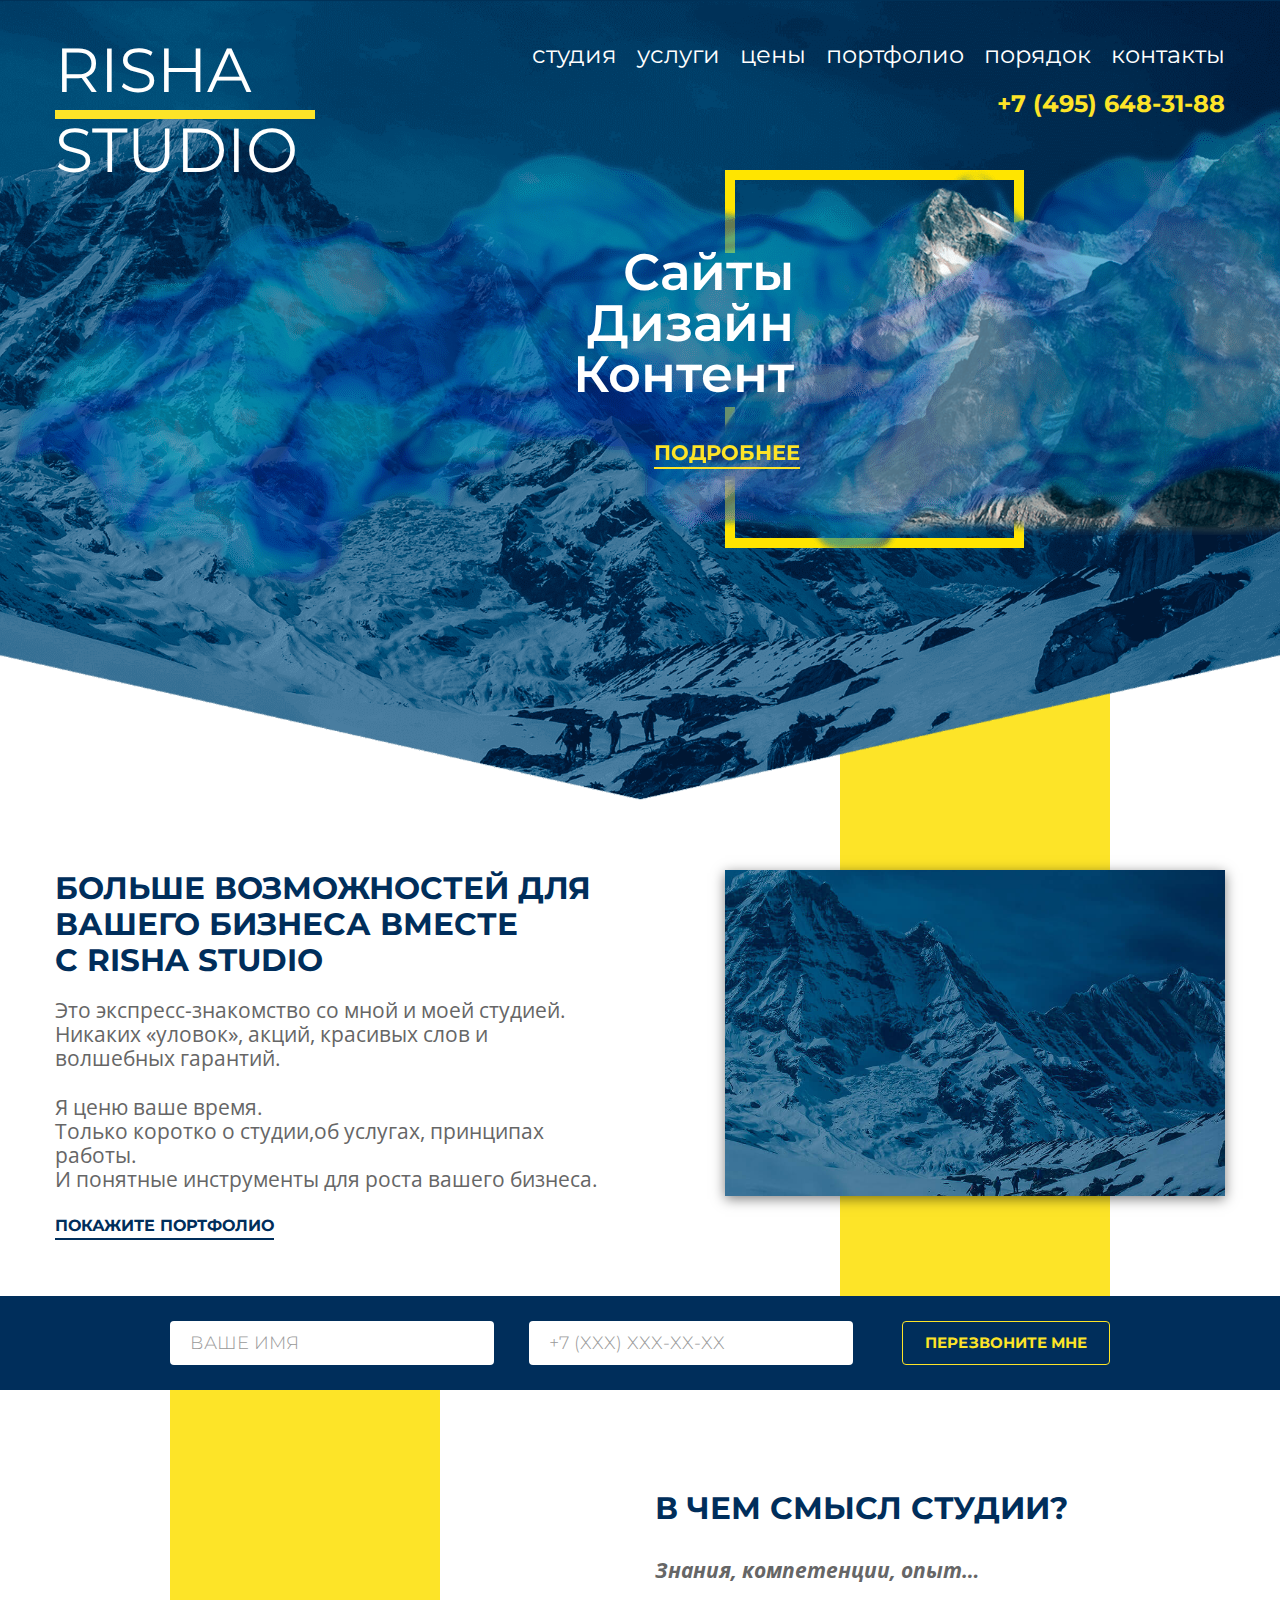
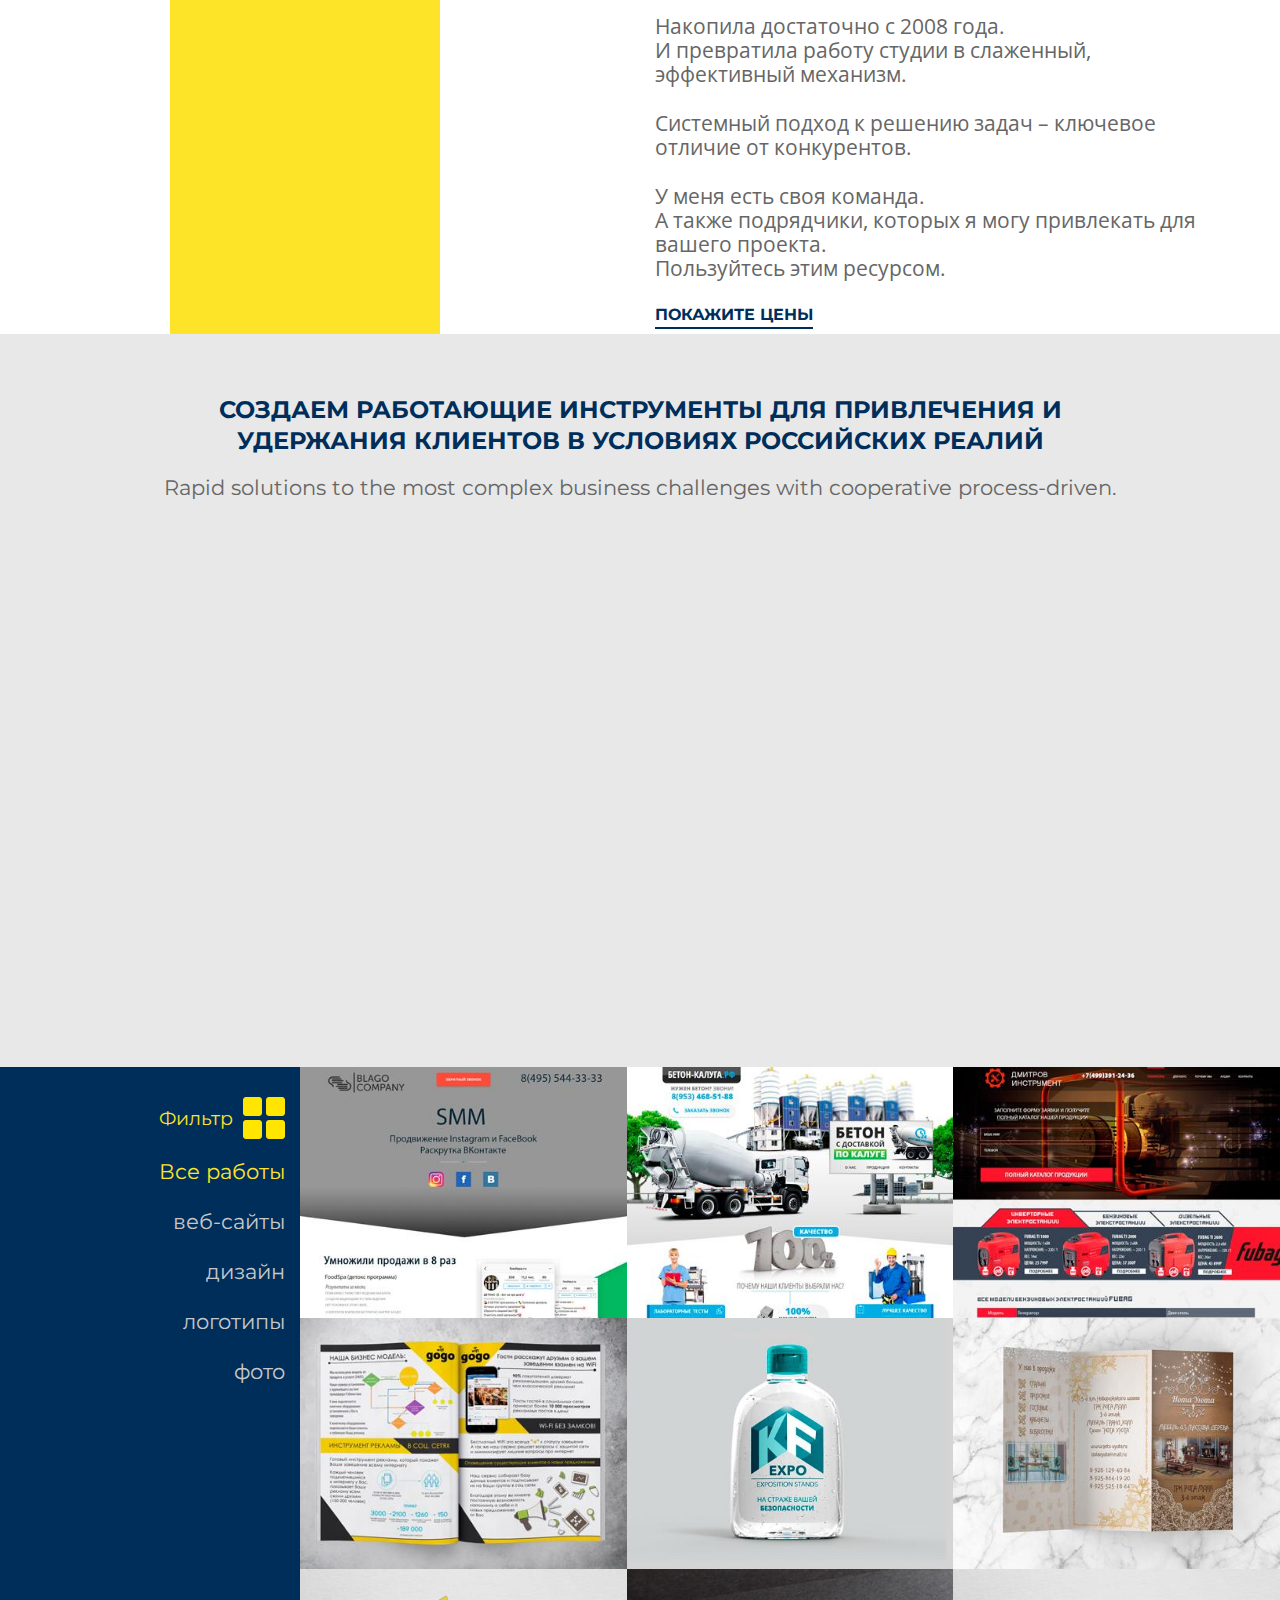
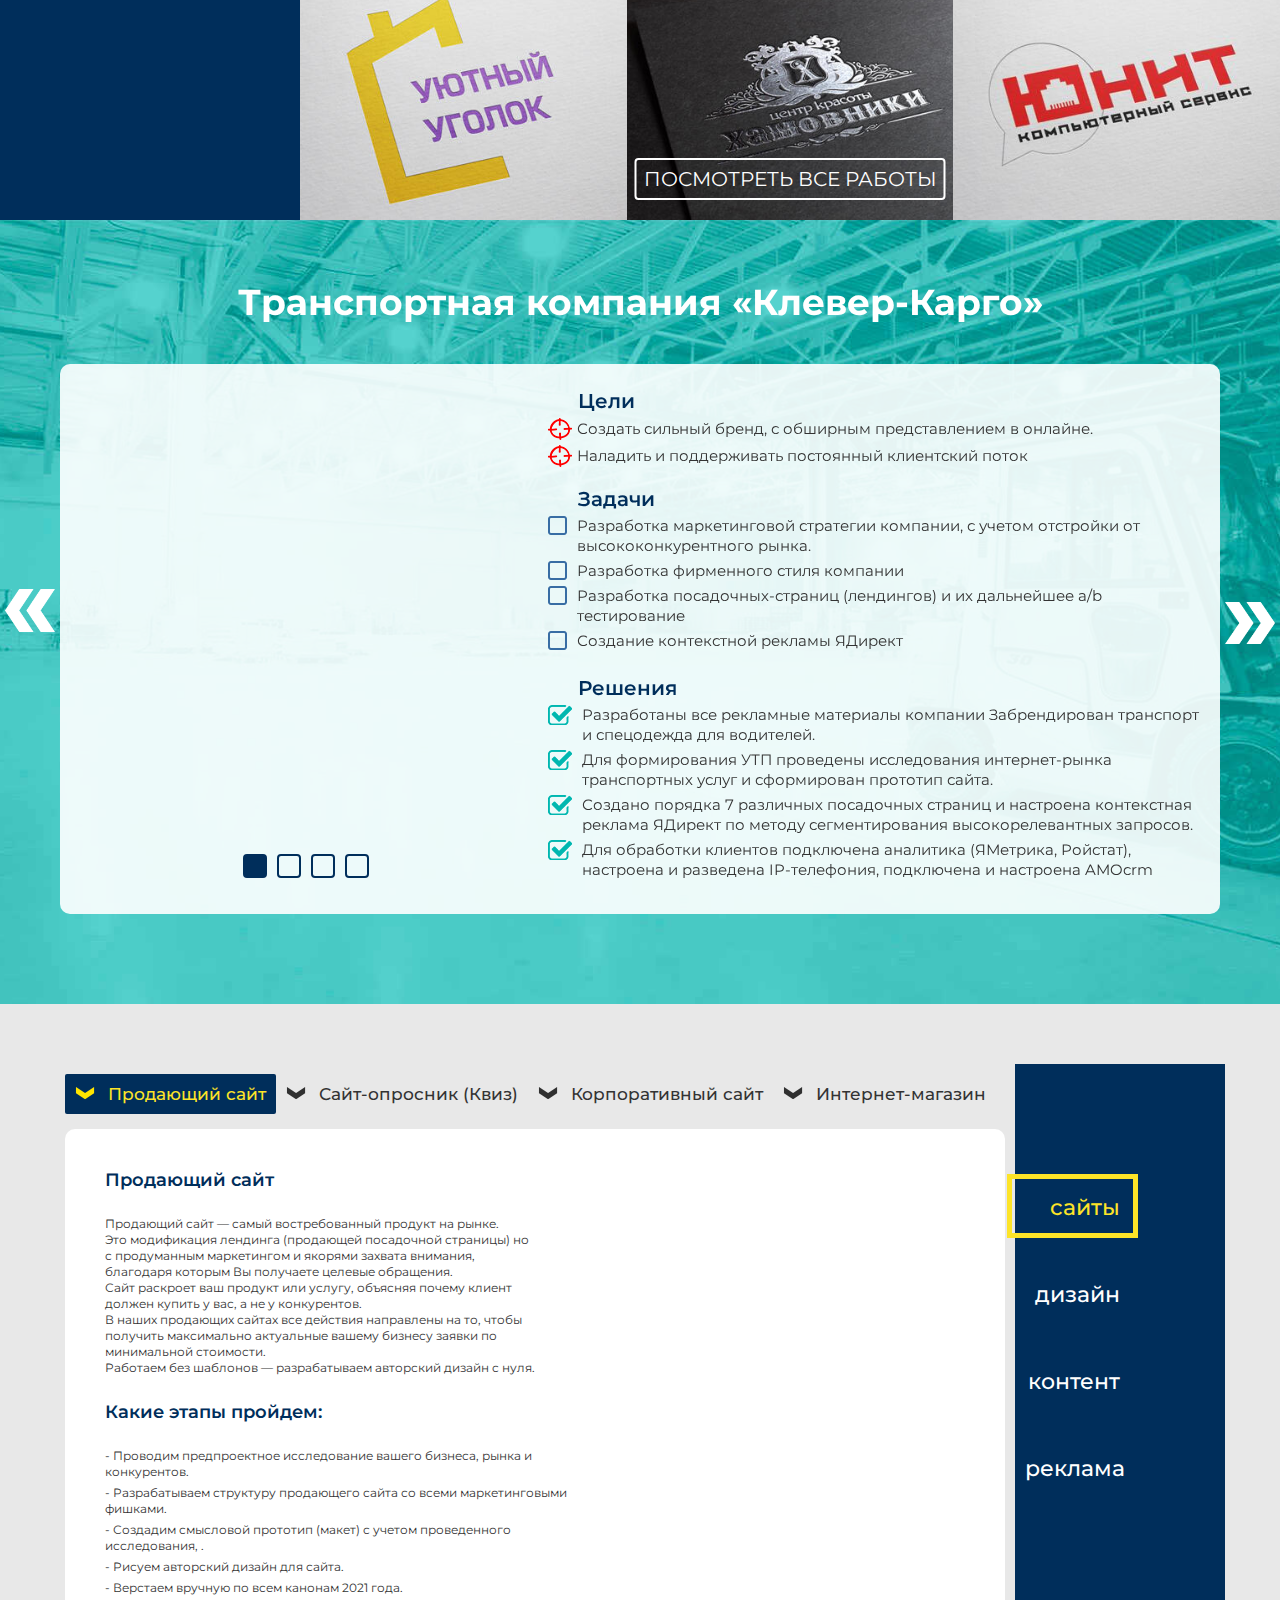
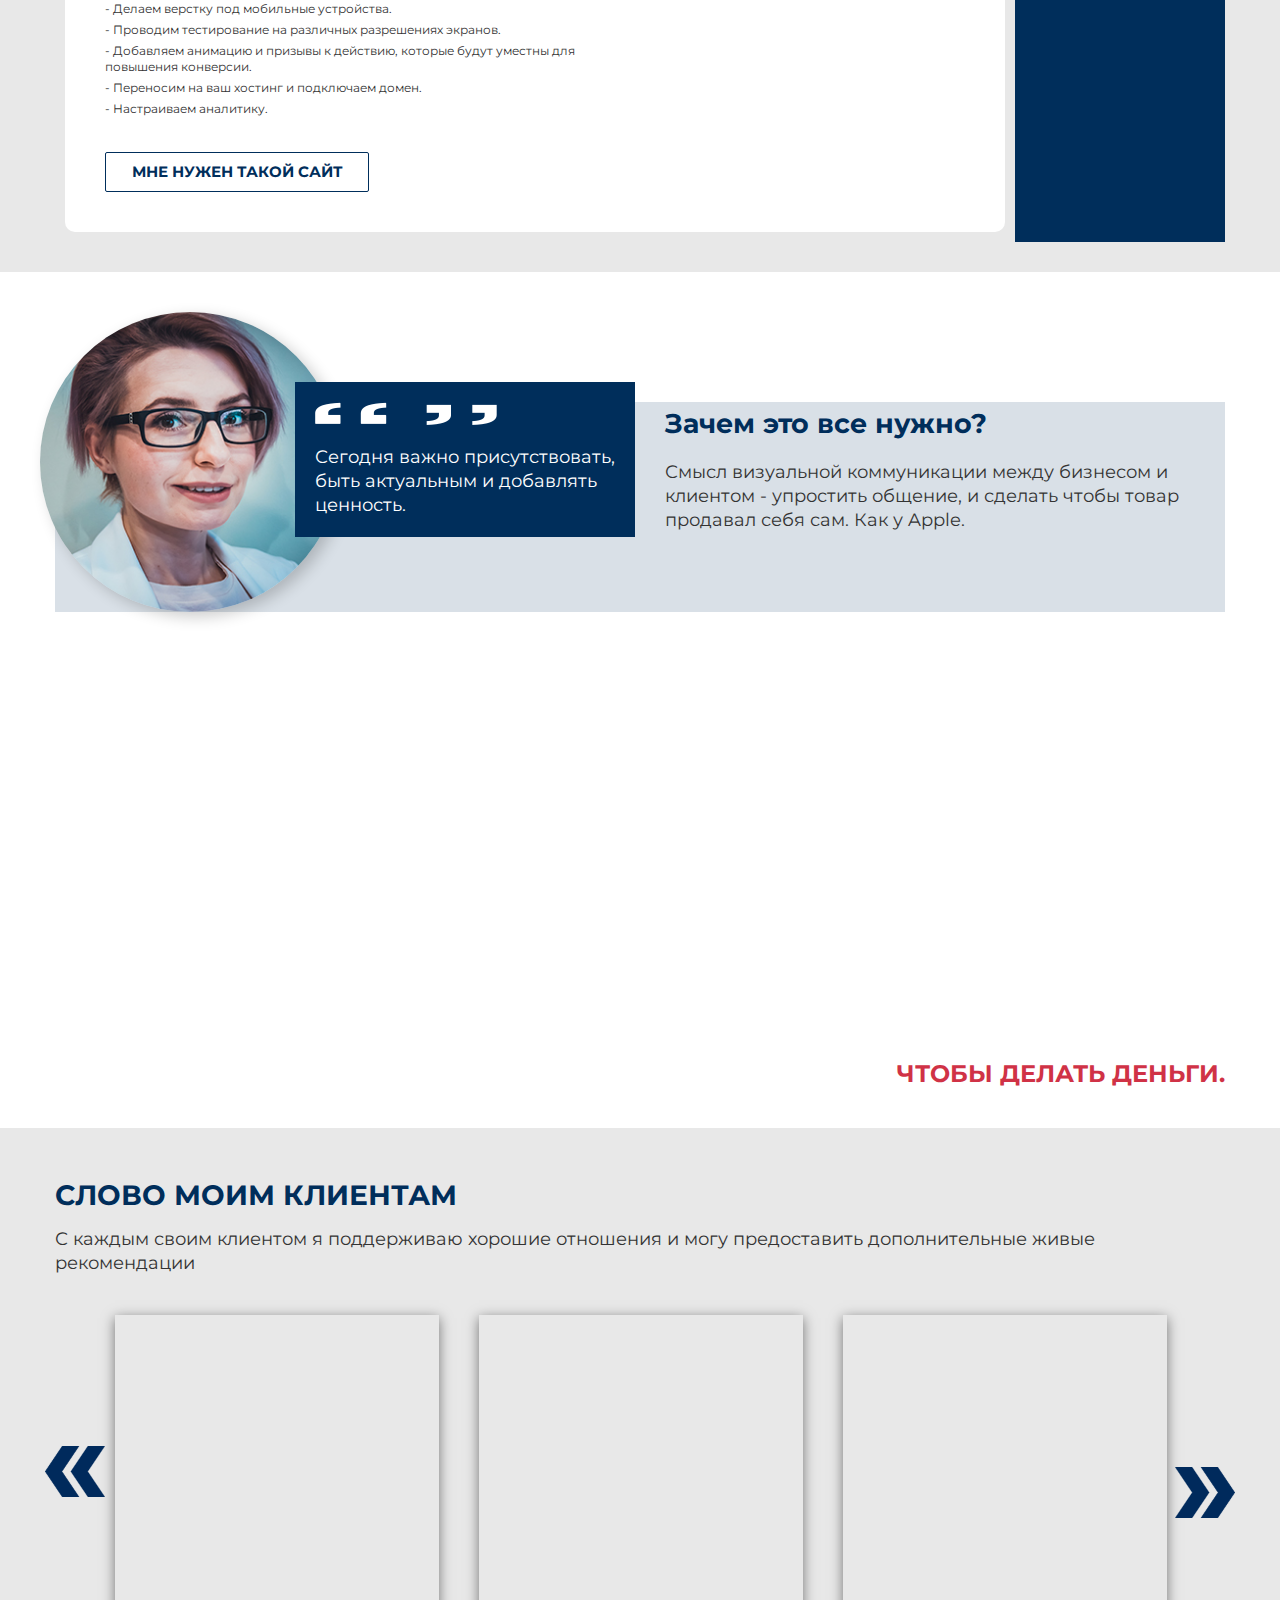
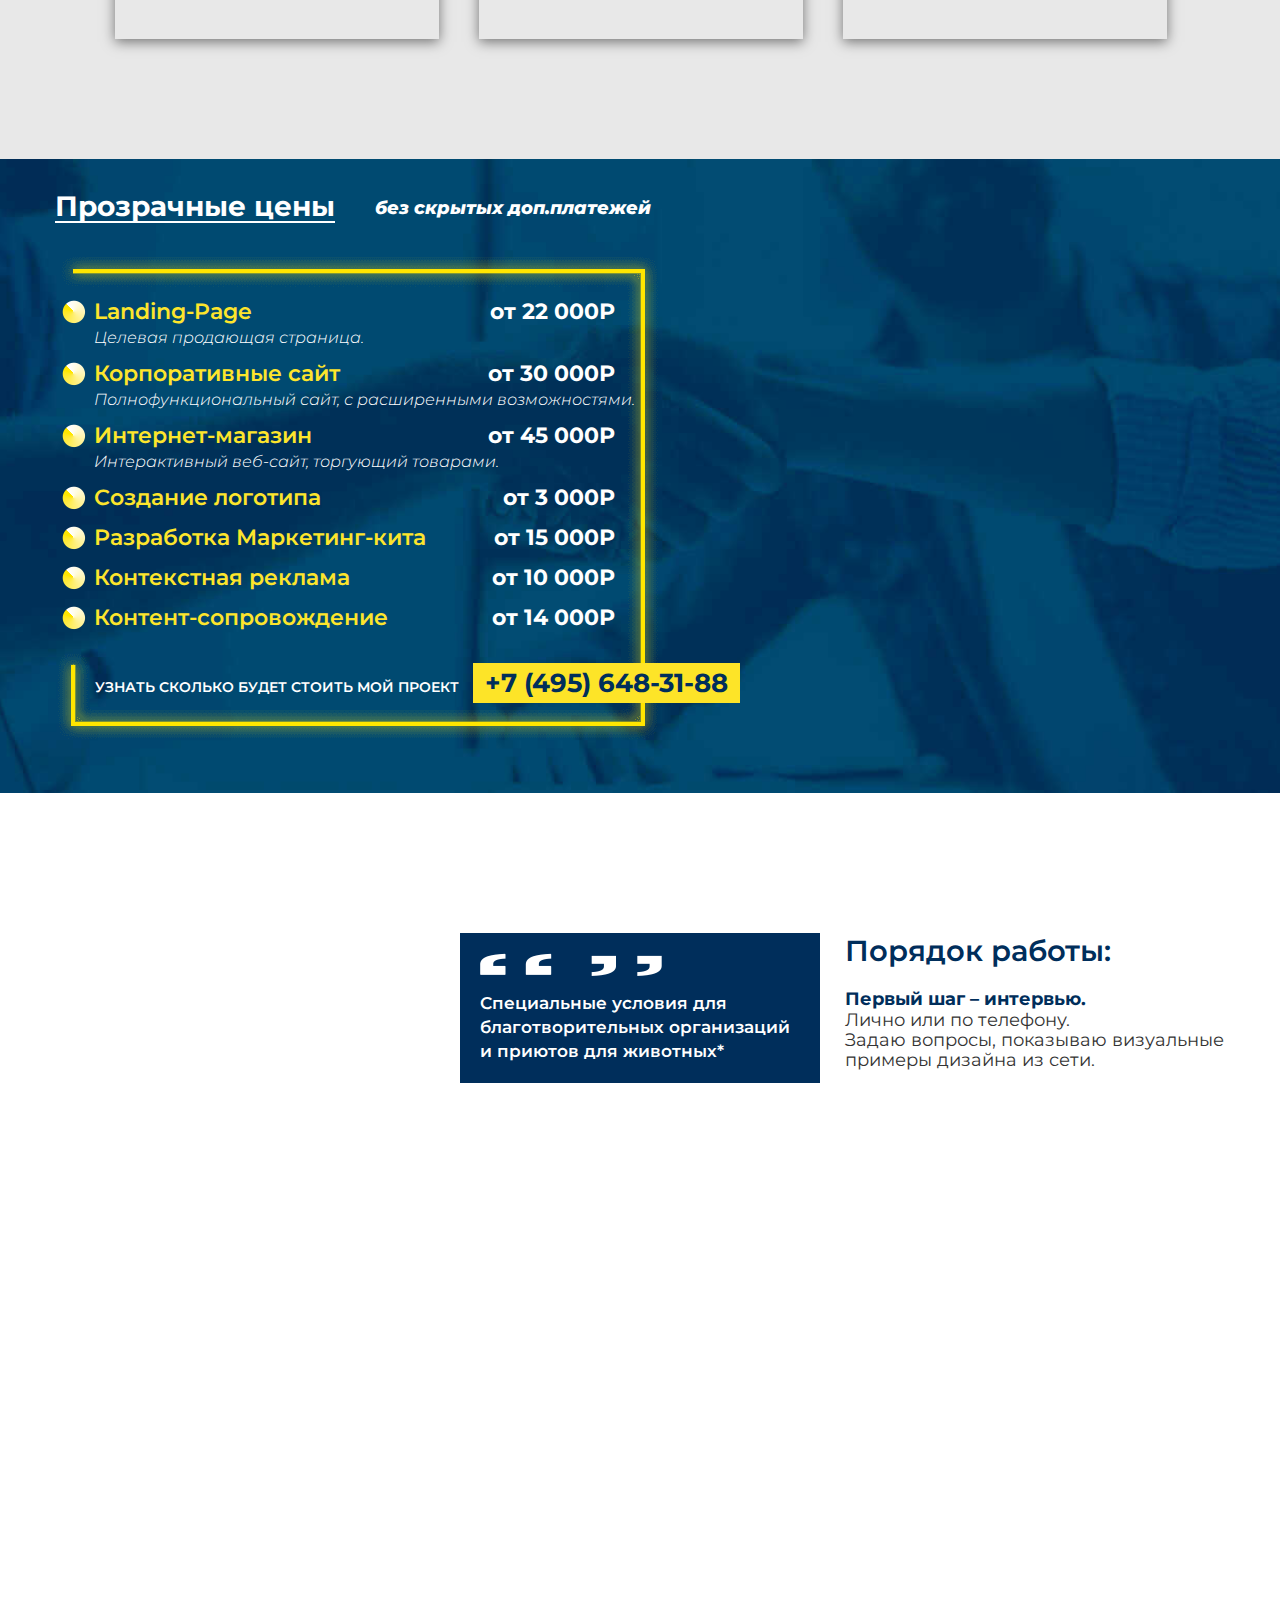
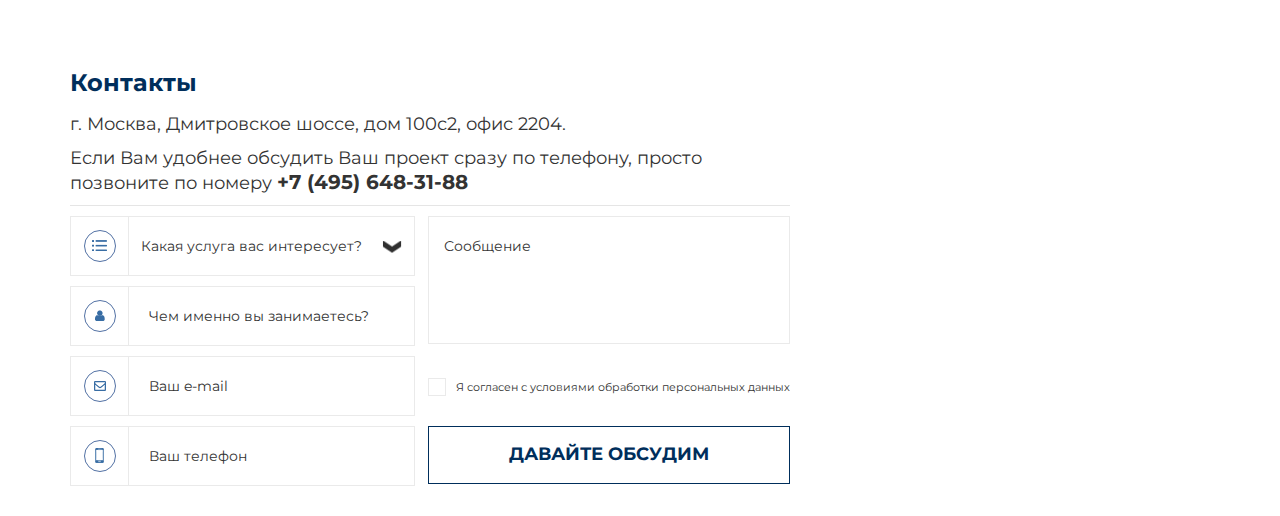
<file: index.html>
<!DOCTYPE html>
<html lang="ru">

<head>
	<meta charset="UTF-8">
	<meta http-equiv="Content-Type" content="text/html; charset=utf-8">
	<meta name="viewport" content="width=device-width, initial-scale=1">
	<title>RISHA STUDIO</title>
	<link href="https://fonts.googleapis.com/css2?family=Open+Sans:ital,wght@0,300;0,400;0,600;0,700;1,700&display=swap" rel="stylesheet">
	<link href="https://fonts.googleapis.com/css2?family=Montserrat:ital,wght@0,300;0,400;0,500;0,600;0,700;1,400&display=swap" rel="stylesheet">
	<link rel="stylesheet" href="css/animate.css">
	<link rel="stylesheet" href="css/magnific-popup.css">
	<link rel="stylesheet" href="css/slick-theme.css">
	<link rel="stylesheet" href="css/slick.css">
	<link rel="stylesheet" href="css/select2.min.css">
	<link rel="stylesheet" href="css/style.css">
	<script src="https://api-maps.yandex.ru/2.1/?lang=ru_RU"></script>
</head>

<body>




	<header>
		<div class="smoke parallax" data-relative-input="true"><img src="img/smoke.png" alt="" data-depth="1"></div>
		<img src="img/mountain.png" alt="" class="mountain">
		<div class="top-head-line">
			<div class="wrapper">
				<a href="index.html" class="logo wow fadeInLeft" data-wow-duration=".7s" data-wow-delay=".8s">
					<span class="logo-text">RISHA STUDIO</span>
					<span class="line wow fadeInLeft" data-wow-duration="1s" data-wow-delay="1s"></span>
				</a>
				<a href="#" class="drop-menu"><img src="img/drop-menu.svg" alt=""></a>
				<div class="menu-wrap wow fadeInRight" data-wow-duration=".8s" data-wow-delay="1s">
					<a href="#" class="close-menu"><img src="img/close-menu.svg" alt=""></a>
					<ul class="main-menu">
						<li><a href="#more-possibilities">студия</a></li>
						<li><a href="#services">услуги</a></li>
						<li><a href="#price">цены</a></li>
						<li><a href="#portfolio">портфолио</a></li>
						<li><a href="#operating-procedure">порядок</a></li>
						<li><a href="#contacts">контакты</a></li>
					</ul>
					<a href="tel:+74956483188" class="phone-link">+7 (495) 648-31-88</a>
				</div>
			</div>
		</div>
		<div class="style-block wow no-wow fadeInRight" data-wow-duration="1s" data-wow-delay="1.2s">
			<span>Сайты <br> Дизайн <br> Контент</span>
			<a href="#">ПОДРОБНЕЕ</a>
			<img src="img/style-img.png" alt="">
		</div>
	</header>

	<section class="more-possibilities" id="more-possibilities">
		<div class="wrapper">
			<div class="text-wrap">
				<h2 class="main-title">Больше возможностей для Вашего бизнеса вместе <br> с RISHA STUDIO</h2>
				<p>Это экспресс-знакомство со мной и моей студией. <br>Никаких «уловок», акций, красивых слов и волшебных гарантий.</p>
				<p>Я ценю ваше время. <br> Только коротко о студии,об услугах, принципах работы. <br>И понятные инструменты для роста вашего бизнеса. </p>
				<a href="#portfolio" class="main-link anchore">ПОКАЖИТЕ ПОРТФОЛИО</a>
			</div>
			<div class="img-wrap">
				<div class="img lazy" data-src="img/possibilities-img.jpg"></div>
			</div>
		</div>
	</section>

	<section class="call-back">
		<div class="wrapper">
			<form id="form">
				<input type="text" placeholder="ВАШЕ ИМЯ">
				<input type="text" placeholder="+7 (XXX) XXX-XX-XX" class="phone-number-input">
				<button type="submit" class="animated-btn animated-btn3">ПЕРЕЗВОНИТЕ МНЕ</button>
			</form>
		</div>
	</section>

	<section class="meaning-studio" id="meaning-studio">
		<div class="wrapper">
			<div class="video-wrap">
				<div class="video">
					<iframe width="500" height="324" src="https://www.youtube.com/embed/hq09XH3KCeY" frameborder="0" allow="accelerometer; autoplay; clipboard-write; encrypted-media; gyroscope; picture-in-picture" allowfullscreen></iframe>
				</div>
			</div>
			<div class="text-wrap">
				<h2 class="main-title">В ЧЕМ СМЫСЛ СТУДИИ?</h2>
				<span>Знания, компетенции, опыт…</span>
				<p>Накопила достаточно с 2008 года. <br>И превратила работу студии в слаженный, эффективный механизм.</p>
				<p>Системный подход к решению задач – ключевое отличие от конкурентов.</p>
				<p>У меня есть своя команда. <br>А также подрядчики, которых я могу привлекать для вашего проекта. <br>Пользуйтесь этим ресурсом.</p>
				<a href="#price" class="main-link anchore">ПОКАЖИТЕ ЦЕНЫ</a>
			</div>
		</div>
	</section>

	<section class="working-tools">
		<div class="wrapper">
			<h3>Создаем работающие инструменты для привлечения и <br> удержания клиентов в условиях российских реалий</h3>
			<p>Rapid solutions to the most complex business challenges with cooperative process-driven.</p>
			<ul class="tools-list">
				<li class="wow fadeInUp" data-wow-duration=".5s" data-wow-delay="1s">
					<div class="img lazy" data-src="img/tools-img1.jpg" style="background-image: url(img/tools-img1.jpg)"></div>
					<h4>ВАШЕ УНИКАЛЬНОЕ ЛИЦО В СЕТИ</h4>
					<p><span>Cоздадим сайт</span> отвечающий вашим потребностям, раскрывающий правильно подобранный <span>образ компании</span> и создающий целевой <span>поток клиентов</span> для компании. <br>Адаптивная верстка. <br>Интеграция с <span>CRM-системой.</span></p>
				</li>
				<li class="wow fadeInUp" data-wow-duration="1s" data-wow-delay="1s">
					<div class="img lazy" data-src="img/tools-img2.jpg" style="background-image: url(img/tools-img2.jpg)"></div>
					<h4>ГРАФИКА КОТОРАЯ ПРОДАЕТ</h4>
					<p>Отрисуем с нуля <span>фирменный стиль</span> Вашей компании - или предложим актуальный ребрендинг существующему. <br><span>Гайдбук</span> для авторских дизайнов. <br>Любые графические макеты: <span>визитки, флаера, каталоги, меню, маркетинг-киты или билбоарды.</span> <br>Под ключ, с печатью и доставкой тиража.</p>
				</li>
				<li class="wow fadeInUp" data-wow-duration="1.5s" data-wow-delay="1s">
					<div class="img lazy" data-src="img/tools-img3.jpg" style="background-image: url(img/tools-img3.jpg)"></div>
					<h4>РАССКАЖЕМ КЛИЕНТАМ О ВАС ЗА ВАС</h4>
					<p>Полный цикл информационного сопровождения. <br><span>Фотосъемки для Вашей деятельности. <br>Ведение Instagram-аккаунтов.</span> <br>Пишем для Вас <span>информационные и продающие</span> текстa. <span>Рерайтинг.</span></p>
				</li>
			</ul>
		</div>
	</section>

	<section class="filter-wrap" id="portfolio">
		<div class="tab-menu-wrap">
			<div class="filter-logo">
				<span>Фильтр</span>
				<img src="img/filter-icon.png" data-src="img/filter-icon.png" alt="">
			</div>
			<ul class="tab-menu">
				<li class="active"><a href="#">Все работы</a></li>
				<li><a href="#">веб-сайты</a></li>
				<li><a href="#">дизайн</a></li>
				<li><a href="#">логотипы</a></li>
				<li><a href="#">фото</a></li>
			</ul>
		</div>
		<div class="tab-content">
			<div class="tab-content-item active">
				<div class="gallery-wrap">
					<div class="img-wrapper">
						<div class="img-wrap">
							<div class="img lazy" data-src="img/gallery-img1.jpg" style="background-image:url(img/gallery-img1.jpg)">
								<a href="gallery1.html" target="_blank" class="hide-block">
									<p>Логотип “blago-Сompany”</p>
									<span>smm-агентство</span>
									<img src="img/arr-style.png" alt="">
								</a>
							</div>
						</div>
					</div>
					<div class="img-wrapper">
						<div class="img-wrap">
							<div class="img lazy" data-src="img/gallery-img2.jpg" style="background-image:url(img/gallery-img2.jpg)">
								<a href="gallery2.html" target="_blank" class="hide-block">
									<p>Логотип “Бетон-Калуга”</p>
									<span>бетон, строительство</span>
									<img src="img/arr-style.png" alt="">
								</a>
							</div>
						</div>
					</div>
					<div class="img-wrapper">
						<div class="img-wrap">
							<div class="img lazy" data-src="img/gallery-img3.jpg" style="background-image:url(img/gallery-img3.jpg)">
								<a href="gallery3.html" target="_blank" class="hide-block">
									<p>Логотип “Дмитров Инструмент”</p>
									<span>электростанции, генераторы</span>
									<img src="img/arr-style.png" alt="">
								</a>
							</div>
						</div>
					</div>
					<div class="img-wrapper popup-gallery">
						<div class="img-wrap">
							<div class="img lazy" data-src="img/gallery-img1-1.jpg" style="background-image:url(img/gallery-img1-1.jpg)">
								<a href="gallery4.html" target="_blank" class="hide-block">
									<p>Логотип “Брошюра-go-go-wifi”</p>
									<span>it-решения</span>
									<img src="img/arr-style.png" alt="">
								</a>
							</div>
						</div>
					</div>
					<div class="img-wrapper popup-gallery">
						<div class="img-wrap">
							<div class="img lazy" data-src="img/gallery-img1-8.jpg" style="background-image:url(img/gallery-img1-8.jpg)">
								<a href="img/gallery-img-big1-8.jpg" class="hide-block">
									<p>Логотип “Брошюра-Юнит”</p>
									<span>ремонт-компьютеров, it</span>
									<img src="img/arr-style.png" alt="">
								</a>
							</div>
						</div>
					</div>
					<div class="img-wrapper popup-gallery">
						<div class="img-wrap">
							<div class="img lazy" data-src="img/gallery-img1-3.jpg" style="background-image:url(img/gallery-img1-3.jpg)">
								<a href="img/gallery-img-big1-3.jpg" class="hide-block">
									<p>Логотип “Буклет-Нота-Уюта”</p>
									<span>мебельный-магазин</span>
									<img src="img/arr-style.png" alt="">
								</a>
							</div>
						</div>
					</div>
					<div class="img-wrapper popup-gallery">
						<div class="img-wrap">
							<div class="img lazy" data-src="img/gallery-img2-7.jpg" style="background-image:url(img/gallery-img2-7.jpg)">
								<a href="img/gallery-img-big-2-7.jpg" class="hide-block">
									<p>Логотип “Уютный-уголок”</p>
									<span>агентство-недвижимости</span>
									<img src="img/arr-style.png" alt="">
								</a>
							</div>
						</div>
					</div>
					<div class="img-wrapper popup-gallery">
						<div class="img-wrap">
							<div class="img lazy" data-src="img/gallery-img2-8.jpg" style="background-image:url(img/gallery-img2-8.jpg)">
								<a href="img/gallery-img-big-2-8.jpg" class="hide-block">
									<p>Логотип “Хамовники”</p>
									<span>центр-красоты</span>
									<img src="img/arr-style.png" alt="">
								</a>
							</div>
						</div>
					</div>
					<div class="img-wrapper popup-gallery">
						<div class="img-wrap">
							<div class="img lazy" data-src="img/gallery-img2-9.jpg" style="background-image:url(img/gallery-img2-9.jpg)">
								<a href="img/gallery-img-big-2-9.jpg" class="hide-block">
									<p>Логотип “Юнит”</p>
									<span>ремонт-компьютеров, it</span>
									<img src="img/arr-style.png" alt="">
								</a>
							</div>
						</div>
					</div>
				</div>
				<a href="#" class="show">ПОСМОТРЕТЬ ВСЕ РАБОТЫ</a>
			</div>
			<div class="tab-content-item">
				<div class="gallery-wrap">
					<div class="img-wrapper">
						<div class="img-wrap">
							<div class="img lazy" data-src="img/gallery-img1.jpg" style="background-image:url(img/gallery-img1.jpg)">
								<a href="gallery1.html" target="_blank" class="hide-block">
									<p>Логотип “blago-Сompany”</p>
									<span>smm-агентство</span>
									<img src="img/arr-style.png" alt="">
								</a>
							</div>
						</div>
					</div>
					<div class="img-wrapper">
						<div class="img-wrap">
							<div class="img lazy" data-src="img/gallery-img2.jpg" style="background-image:url(img/gallery-img2.jpg)">
								<a href="gallery2.html" target="_blank" class="hide-block">
									<p>Логотип “Бетон-Калуга”</p>
									<span>бетон, строительство</span>
									<img src="img/arr-style.png" alt="">
								</a>
							</div>
						</div>
					</div>
					<div class="img-wrapper">
						<div class="img-wrap">
							<div class="img lazy" data-src="img/gallery-img3.jpg" style="background-image:url(img/gallery-img3.jpg)">
								<a href="gallery3.html" target="_blank" class="hide-block">
									<p>Логотип “Дмитров Инструмент”</p>
									<span>электростанции, генераторы</span>
									<img src="img/arr-style.png" alt="">
								</a>
							</div>
						</div>
					</div>
					<div class="img-wrapper popup-gallery">
						<div class="img-wrap">
							<div class="img lazy" data-src="img/gallery-img4.jpg" style="background-image:url(img/gallery-img4.jpg)">
								<a href="gallery4.html" target="_blank" class="hide-block">
									<p>Логотип “Клевер-транс”</p>
									<span>грузоперевозки</span>
									<img src="img/arr-style.png" alt="">
								</a>
							</div>
						</div>
					</div>
					<div class="img-wrapper">
						<div class="img-wrap">
							<div class="img lazy" data-src="img/gallery-img5.jpg" style="background-image:url(img/gallery-img5.jpg)">
								<a href="gallery5.html" target="_blank" class="hide-block">
									<p>Логотип “КОДНТ”</p>
									<span>кино, портал</span>
									<img src="img/arr-style.png" alt="">
								</a>
							</div>
						</div>
					</div>
					<div class="img-wrapper">
						<div class="img-wrap">
							<div class="img lazy" data-src="img/gallery-img6.jpg" style="background-image:url(img/gallery-img6.jpg)">
								<a href="gallery6.html" target="_blank" class="hide-block">
									<p>Логотип “КФ-экспо”</p>
									<span>выставочное-оборудование</span>
									<img src="img/arr-style.png" alt="">
								</a>
							</div>
						</div>
					</div>
					<div class="img-wrapper">
						<div class="img-wrap">
							<div class="img lazy" data-src="img/gallery-img7.jpg" style="background-image:url(img/gallery-img7.jpg)">
								<a href="gallery7.html" target="_blank" class="hide-block">
									<p>Логотип “Мастер-Ремонта”</p>
									<span>ремонт, портал</span>
									<img src="img/arr-style.png" alt="">
								</a>
							</div>
						</div>
					</div>
					<div class="img-wrapper">
						<div class="img-wrap">
							<div class="img lazy" data-src="img/gallery-img8.jpg" style="background-image:url(img/gallery-img8.jpg)">
								<a href="gallery8.html" target="_blank" class="hide-block">
									<p>Логотип “Спорт Инновации”</p>
									<span>спортоборудование</span>
									<img src="img/arr-style.png" alt="">
								</a>
							</div>
						</div>
					</div>
					<div class="img-wrapper">
						<div class="img-wrap">
							<div class="img lazy" data-src="img/gallery-img9.jpg" style="background-image:url(img/gallery-img9.jpg)">
								<a href="gallery9.html" target="_blank" class="hide-block">
									<p>Логотип “Старстоун”</p>
									<span>столешницы</span>
									<img src="img/arr-style.png" alt="">
								</a>
							</div>
						</div>
					</div>
				</div>
				<a href="#" class="show">ПОСМОТРЕТЬ ВСЕ РАБОТЫ</a>
			</div>
			<div class="tab-content-item">
				<div class="gallery-wrap">
					<div class="img-wrapper popup-gallery">
						<div class="img-wrap">
							<div class="img lazy" data-src="img/gallery-img1-1.jpg" style="background-image:url(img/gallery-img1-1.jpg)">
								<a href="img/gallery-img-big1-1.jpg" class="hide-block">
									<p>Логотип “Брошюра-go-go-wifi”</p>
									<span>it-решения</span>
									<img src="img/arr-style.png" alt="">
								</a>
							</div>
						</div>
					</div>
					<div class="img-wrapper popup-gallery">
						<div class="img-wrap">
							<div class="img lazy" data-src="img/gallery-img1-8.jpg" style="background-image:url(img/gallery-img1-8.jpg)">
								<a href="img/gallery-img-big1-8.jpg" class="hide-block">
									<p>Логотип “Брошюра-Юнит”</p>
									<span>ремонт-компьютеров, it</span>
									<img src="img/arr-style.png" alt="">
								</a>
							</div>
						</div>
					</div>
					<div class="img-wrapper popup-gallery">
						<div class="img-wrap">
							<div class="img lazy" data-src="img/gallery-img1-3.jpg" style="background-image:url(img/gallery-img1-3.jpg)">
								<a href="img/gallery-img-big1-3.jpg" class="hide-block">
									<p>Логотип “Буклет-Нота-Уюта”</p>
									<span>мебельный-магазин</span>
									<img src="img/arr-style.png" alt="">
								</a>
							</div>
						</div>
					</div>
					<div class="img-wrapper popup-gallery">
						<div class="img-wrap">
							<div class="img lazy" data-src="img/gallery-img1-4.jpg" style="background-image:url(img/gallery-img1-4.jpg)">
								<a href="img/gallery-img-big1-4.jpg" class="hide-block">
									<p>Логотип “Меню-8and8”</p>
									<span>ресторан, бар</span>
									<img src="img/arr-style.png" alt="">
								</a>
							</div>
						</div>
					</div>
					<div class="img-wrapper popup-gallery">
						<div class="img-wrap">
							<div class="img lazy" data-src="img/gallery-img1-5.jpg" style="background-image:url(img/gallery-img1-5.jpg)">
								<a href="img/gallery-img-big1-5.jpg" class="hide-block">
									<p>Логотип “Меню-Мьюзик-Холл”</p>
									<span>ночной-клуб, ресторан</span>
									<img src="img/arr-style.png" alt="">
								</a>
							</div>
						</div>
					</div>
					<div class="img-wrapper popup-gallery">
						<div class="img-wrap">
							<div class="img lazy" data-src="img/gallery-img1-6.jpg" style="background-image:url(img/gallery-img1-6.jpg)">
								<a href="img/gallery-img-big1-6.jpg" class="hide-block">
									<p>Логотип “Презентация-для-ТЦ-Альтернатива”</p>
									<span>напитки,-фудкорт</span>
									<img src="img/arr-style.png" alt="">
								</a>
							</div>
						</div>
					</div>
					<div class="img-wrapper popup-gallery">
						<div class="img-wrap">
							<div class="img lazy" data-src="img/gallery-img1-7.jpg" style="background-image:url(img/gallery-img1-7.jpg)">
								<a href="img/gallery-img-big1-7.jpg" class="hide-block">
									<p>Логотип “Упаковка-prorab”</p>
									<span>сухие-строительные-смеси</span>
									<img src="img/arr-style.png" alt="">
								</a>
							</div>
						</div>
					</div>
					<div class="img-wrapper popup-gallery">
						<div class="img-wrap">
							<div class="img lazy" data-src="img/gallery-img1-2.jpg" style="background-image:url(img/gallery-img1-2.jpg)">
								<a href="img/gallery-img-big1-2.jpg" class="hide-block">
									<p>Логотип “Упаковка-санитайзера-kf-expo”</p>
									<span>кабины-дезинфекции</span>
									<img src="img/arr-style.png" alt="">
								</a>
							</div>
						</div>
					</div>
					<div class="img-wrapper popup-gallery">
						<div class="img-wrap">
							<div class="img lazy" data-src="img/gallery-img1-9.jpg" style="background-image:url(img/gallery-img1-9.jpg)">
								<a href="img/gallery-img-big1-9.jpg" class="hide-block">
									<p>Логотип “Фирменный-стиль-ДСКБ”</p>
									<span>благоустройство, строительство</span>
									<img src="img/arr-style.png" alt="">
								</a>
							</div>
						</div>
					</div>
				</div>
				<a href="#" class="show">ПОСМОТРЕТЬ ВСЕ РАБОТЫ</a>
			</div>
			<div class="tab-content-item">
				<div class="gallery-wrap">
					<div class="img-wrapper popup-gallery">
						<div class="img-wrap">
							<div class="img lazy" data-src="img/gallery-img2-1.jpg" style="background-image:url(img/gallery-img2-1.jpg)">
								<a href="img/gallery-img-big-2-1.jpg" class="hide-block">
									<p>Логотип “geometria”</p>
									<span>мебель, loft</span>
									<img src="img/arr-style.png" alt="">
								</a>
							</div>
						</div>
					</div>
					<div class="img-wrapper popup-gallery">
						<div class="img-wrap">
							<div class="img lazy" data-src="img/gallery-img2-2.jpg" style="background-image:url(img/gallery-img2-2.jpg)">
								<a href="img/gallery-img-big-2-2.jpg" class="hide-block">
									<p>Логотип “Альтернатива”</p>
									<span>напитки, фудкорты</span>
									<img src="img/arr-style.png" alt="">
								</a>
							</div>
						</div>
					</div>
					<div class="img-wrapper popup-gallery">
						<div class="img-wrap">
							<div class="img lazy" data-src="img/gallery-img2-3.jpg" style="background-image:url(img/gallery-img2-3.jpg)">
								<a href="img/gallery-img-big-2-3.jpg" class="hide-block">
									<p>Логотип “ДСКБ”</p>
									<span>строительство, благоустройство</span>
									<img src="img/arr-style.png" alt="">
								</a>
							</div>
						</div>
					</div>
					<div class="img-wrapper popup-gallery">
						<div class="img-wrap">
							<div class="img lazy" data-src="img/gallery-img2-4.jpg" style="background-image:url(img/gallery-img2-4.jpg)">
								<a href="img/gallery-img-big-2-4.jpg" class="hide-block">
									<p>Логотип “КОДНТ”</p>
									<span>культура</span>
									<img src="img/arr-style.png" alt="">
								</a>
							</div>
						</div>
					</div>
					<div class="img-wrapper popup-gallery">
						<div class="img-wrap">
							<div class="img lazy" data-src="img/gallery-img2-5.jpg" style="background-image:url(img/gallery-img2-5.jpg)">
								<a href="img/gallery-img-big-2-5.jpg" class="hide-block">
									<p>Логотип “Листок”</p>
									<span>вывоз-мукулатуры</span>
									<img src="img/arr-style.png" alt="">
								</a>
							</div>
						</div>
					</div>
					<div class="img-wrapper popup-gallery">
						<div class="img-wrap">
							<div class="img lazy" data-src="img/gallery-img2-6.jpg" style="background-image:url(img/gallery-img2-6.jpg)">
								<a href="img/gallery-img-big-2-6.jpg" class="hide-block">
									<p>Логотип “Лотошино”</p>
									<span>мясная-продукция</span>
									<img src="img/arr-style.png" alt="">
								</a>
							</div>
						</div>
					</div>
					<div class="img-wrapper popup-gallery">
						<div class="img-wrap">
							<div class="img lazy" data-src="img/gallery-img2-7.jpg" style="background-image:url(img/gallery-img2-7.jpg)">
								<a href="img/gallery-img-big-2-7.jpg" class="hide-block">
									<p>Логотип “Уютный-уголок”</p>
									<span>агентство-недвижимости</span>
									<img src="img/arr-style.png" alt="">
								</a>
							</div>
						</div>
					</div>
					<div class="img-wrapper popup-gallery">
						<div class="img-wrap">
							<div class="img lazy" data-src="img/gallery-img2-8.jpg" style="background-image:url(img/gallery-img2-8.jpg)">
								<a href="img/gallery-img-big-2-8.jpg" class="hide-block">
									<p>Логотип “Хамовники”</p>
									<span>центр-красоты</span>
									<img src="img/arr-style.png" alt="">
								</a>
							</div>
						</div>
					</div>
					<div class="img-wrapper popup-gallery">
						<div class="img-wrap">
							<div class="img lazy" data-src="img/gallery-img2-9.jpg" style="background-image:url(img/gallery-img2-9.jpg)">
								<a href="img/gallery-img-big-2-9.jpg" class="hide-block">
									<p>Логотип “Юнит”</p>
									<span>ремонт-компьютеров, it</span>
									<img src="img/arr-style.png" alt="">
								</a>
							</div>
						</div>
					</div>
				</div>
				<a href="#" class="show">ПОСМОТРЕТЬ ВСЕ РАБОТЫ</a>
			</div>
			<div class="tab-content-item">
				<div class="gallery-wrap">
					<div class="img-wrapper popup-gallery">
						<div class="img-wrap">
							<div class="img lazy" data-src="img/gallery-img3-1.jpeg" style="background-image:url(img/gallery-img3-1.jpeg)">
								<a href="img/gallery-img-big-3-1.jpeg" class="hide-block">
									<p>Логотип “Афиши-8and8”</p>
									<span>бар, ресторан</span>
									<img src="img/arr-style.png" alt="">
								</a>
							</div>
						</div>
					</div>
					<div class="img-wrapper popup-gallery">
						<div class="img-wrap">
							<div class="img lazy" data-src="img/gallery-img3-2.jpeg" style="background-image:url(img/gallery-img3-2.jpeg)">
								<a href="img/gallery-img-big-3-2.jpeg" class="hide-block">
									<p>Логотип “Афиши-Ангел”</p>
									<span>ночной-клуб</span>
									<img src="img/arr-style.png" alt="">
								</a>
							</div>
						</div>
					</div>
					<div class="img-wrapper popup-gallery">
						<div class="img-wrap">
							<div class="img lazy" data-src="img/gallery-img3-8.jpeg" style="background-image:url(img/gallery-img3-8.jpeg)">
								<a href="img/gallery-img-big-3-8.jpeg" class="hide-block">
									<p>Логотип “Афиши-сборник”</p>
									<span>флаера</span>
									<img src="img/arr-style.png" alt="">
								</a>
							</div>
						</div>
					</div>
					<div class="img-wrapper popup-gallery">
						<div class="img-wrap">
							<div class="img lazy" data-src="img/gallery-img3-4.jpeg" style="background-image:url(img/gallery-img3-4.jpeg)">
								<a href="img/gallery-img-big-3-4.jpeg" class="hide-block">
									<p>Логотип “Афиши-инстаграм-Бейлис”</p>
									<span>караоке-клуб</span>
									<img src="img/arr-style.png" alt="">
								</a>
							</div>
						</div>
					</div>
					<div class="img-wrapper popup-gallery">
						<div class="img-wrap">
							<div class="img lazy" data-src="img/gallery-img3-5.jpeg" style="background-image:url(img/gallery-img3-5.jpeg)">
								<a href="img/gallery-img-big-3-5.jpeg" class="hide-block">
									<p>Логотип “Афиши-инстаграм-Бейлис”</p>
									<span>караоке-клуб</span>
									<img src="img/arr-style.png" alt="">
								</a>
							</div>
						</div>
					</div>
					<div class="img-wrapper popup-gallery">
						<div class="img-wrap">
							<div class="img lazy" data-src="img/gallery-img3-6.jpeg" style="background-image:url(img/gallery-img3-6.jpeg)">
								<a href="img/gallery-img-big-3-6.jpeg" class="hide-block">
									<p>Логотип “Афиши-Мулатка”</p>
									<span>ночной-клуб</span>
									<img src="img/arr-style.png" alt="">
								</a>
							</div>
						</div>
					</div>
					<div class="img-wrapper popup-gallery">
						<div class="img-wrap">
							<div class="img lazy" data-src="img/gallery-img3-7.jpeg" style="background-image:url(img/gallery-img3-7.jpeg)">
								<a href="img/gallery-img-big-3-7.jpeg" class="hide-block">
									<p>Логотип “Афиши-Мьюзик-холл”</p>
									<span>ночной-клуб, ресторан</span>
									<img src="img/arr-style.png" alt="">
								</a>
							</div>
						</div>
					</div>
					<div class="img-wrapper popup-gallery">
						<div class="img-wrap">
							<div class="img lazy" data-src="img/gallery-img3-3.jpeg" style="background-image:url(img/gallery-img3-3.jpeg)">
								<a href="img/gallery-img-big-3-3.jpeg" class="hide-block">
									<p>Логотип “Афиши-инстаграм-Бейлис”</p>
									<span>караоке-клуб</span>
									<img src="img/arr-style.png" alt="">
								</a>
							</div>
						</div>
					</div>
					<div class="img-wrapper popup-gallery">
						<div class="img-wrap">
							<div class="img lazy" data-src="img/gallery-img3-9.jpeg" style="background-image:url(img/gallery-img3-9.jpeg)">
								<a href="img/gallery-img-big-3-9.jpeg" class="hide-block">
									<p>Логотип “Афиши-Эль-Инка”</p>
									<span>перевозки, транспорт</span>
									<img src="img/arr-style.png" alt="">
								</a>
							</div>
						</div>
					</div>
				</div>
				<a href="#" class="show">ПОСМОТРЕТЬ ВСЕ РАБОТЫ</a>
			</div>
		</div>
	</section>

	<div class="transport-slider-wrap">
		<div class="slider-navigation">
			<button type="button" class="slick-next"><img src="img/transport-slider-arrow.png" alt=""><img src="img/clients-slider-arrow.png" alt="" class="hide-arrow"></button>
			<button type="button" class="slick-prev"><img src="img/transport-slider-arrow.png" alt=""><img src="img/clients-slider-arrow.png" alt="" class="hide-arrow"></button>
		</div>
		<div class="transport-slider">
			<div class="item lazy" data-src="img/transparent-bg.jpg" style="background-image: url(img/transparent-bg.jpg)">
				<h2>Транспортная компания «Клевер-Карго»</h2>
				<div class="item-wrap">
					<div class="transport-slider2">
						<div class="item">
							<img data-src="img/transport-slider-img.png" alt="">
						</div>
						<div class="item">
							<img data-src="img/transport-slider-img-2.png" alt="">
						</div>
						<div class="item">
							<img data-src="img/transport-slider-img-3.png" alt="">
						</div>
						<div class="item">
							<img data-src="img/transport-slider-img-4.jpg" alt="">
						</div>
					</div>
					<div class="text-wrap">
						<div class="objectives">
							<h4>Цели</h4>
							<p><img src="img/objectives-icon.png" alt="">Создать сильный бренд, с обширным представлением в онлайне.</p>
							<p><img src="img/objectives-icon.png" alt="">Наладить и поддерживать постоянный клиентский поток</p>
						</div>
						<div class="tasks">
							<h4>Задачи</h4>
							<ul>
								<li>
									<img src="img/tasks-icon.png" alt="">
									<p>Разработка маркетинговой стратегии компании, с учетом отстройки от высококонкурентного рынка.</p>
								</li>
								<li>
									<img src="img/tasks-icon.png" alt="">
									<p>Разработка фирменного стиля компании </p>
								</li>
								<li>
									<img src="img/tasks-icon.png" alt="">
									<p>Разработка посадочных-страниц (лендингов) и их дальнейшее a/b тестирование</p>
								</li>
								<li>
									<img src="img/tasks-icon.png" alt="">
									<p>Создание контекстной рекламы ЯДирект</p>
								</li>
							</ul>
						</div>
						<div class="solutions">
							<h4>Решения</h4>
							<ul>
								<li>
									<img src="img/solutions-icon.png" alt="">
									<p>Разработаны все рекламные материалы компании Забрендирован транспорт и спецодежда для водителей. </p>
								</li>
								<li>
									<img src="img/solutions-icon.png" alt="">
									<p>Для формирования УТП проведены исследования интернет-рынка транспортных услуг и сформирован прототип сайта.</p>
								</li>
								<li>
									<img src="img/solutions-icon.png" alt="">
									<p>Создано порядка 7 различных посадочных страниц и настроена контекстная реклама ЯДирект по методу сегментирования высокорелевантных запросов. </p>
								</li>
								<li>
									<img src="img/solutions-icon.png" alt="">
									<p>Для обработки клиентов подключена аналитика (ЯМетрика, Ройстат), настроена и разведена IP-телефония, подключена и настроена AMOcrm</p>
								</li>
							</ul>
						</div>
					</div>
				</div>
			</div>
			<div class="item lazy" data-src="img/transparent-bg-2.jpg" style="background-image: url(img/transparent-bg-2.jpg)">
				<h2>Производитель сухих реставрационных смесей «ЦСТ»</h2>
				<div class="item-wrap">
					<div class="transport-slider2">
						<div class="item">
							<img data-src="img/transport-slider-img-4.png" alt="">
						</div>
						<div class="item">
							<img data-src="img/transport-slider-img-5.png" alt="">
						</div>
						<div class="item">
							<img data-src="img/transport-slider-img-6.png" alt="">
						</div>
						<div class="item">
							<img data-src="img/image1.jpg" alt="">
						</div>
					</div>
					<div class="text-wrap">
						<div class="objectives">
							<h4>Цели</h4>
							<p><img src="img/objectives-icon.png" alt="">Обновить лицо компании, создать представительство в сети</p>
						</div>
						<div class="tasks">
							<h4>Задачи</h4>
							<ul>
								<li>
									<img src="img/tasks-icon.png" alt="">
									<p>Провести ребрендинг старого фирменного стиля</p>
								</li>
								<li>
									<img src="img/tasks-icon.png" alt="">
									<p>Разработать посадочную страницу </p>
								</li>
								<li>
									<img src="img/tasks-icon.png" alt="">
									<p>Привести в современный вид презентации компании</p>
								</li>
							</ul>
						</div>
						<div class="solutions">
							<h4>Решения</h4>
							<ul>
								<li>
									<img src="img/solutions-icon.png" alt="">
									<p>Разработано 2 версии логотипа компании: 1 – более строгая и классическая, 2 – более броская, в стиле фьюжн</p>
								</li>
								<li>
									<img src="img/solutions-icon.png" alt="">
									<p>Создан сайт и в нем собраны лучшие реставрационные работы с участием материалов компании</p>
								</li>
								<li>
									<img src="img/solutions-icon.png" alt="">
									<p>Проведены консультации о том, как лучше работать с новым презентационным материалом.</p>
								</li>

							</ul>
						</div>
					</div>
				</div>
			</div>
			<div class="item lazy" data-src="img/transparent-bg-3.jpg" style="background-image: url(img/transparent-bg-3.jpg)">
				<h2>Кафе «У Танка»</h2>
				<div class="item-wrap">
					<div class="transport-slider2">
						<div class="item">
							<img data-src="img/transport-slider-img-7.png" alt="">
						</div>
						<div class="item">
							<img data-src="img/transport-slider-img-8.png" alt="">
						</div>
						<div class="item">
							<img data-src="img/transport-slider-img-9.png" alt="">
						</div>
						<div class="item">
							<img data-src="img/image2.png" alt="">
						</div>
					</div>
					<div class="text-wrap">
						<div class="objectives">
							<h4>Цели</h4>
							<p><img src="img/objectives-icon.png" alt="">Создать и в дальнейшем поддерживать узнаваемое уникальное лицо кафе в контексте районного геотаргетинга.</p>
						</div>
						<div class="tasks">
							<h4>Задачи</h4>
							<ul>
								<li>
									<img src="img/tasks-icon.png" alt="">
									<p>Разработать весь печатный материал для кафе</p>
								</li>
								<li>
									<img src="img/tasks-icon.png" alt="">
									<p>Создать сайт-визитку</p>
								</li>
								<li>
									<img src="img/tasks-icon.png" alt="">
									<p>Ведение инстаграм-аккаунта компании, вместе с разработкой фирменных акций и афиш.</p>
								</li>
							</ul>
						</div>
						<div class="solutions">
							<h4>Решения</h4>
							<ul>
								<li>
									<img src="img/solutions-icon.png" alt="">
									<p>Разработано фирменное представление компании – начертание, слоган, подача в соцсети.</p>
								</li>
								<li>
									<img src="img/solutions-icon.png" alt="">
									<p>Создан сайт. Ведется отработка отзывов о кафе в сети.</p>
								</li>
								<li>
									<img src="img/solutions-icon.png" alt="">
									<p>Ежемесячно публикуются 12-15 постов в инстаграм. </p>
								</li>
								<li>
									<img src="img/solutions-icon.png" alt="">
									<p>Раз в месяц собирается уникальный фотоматериал, для дальнейшей обработки и создания постов. </p>
								</li>
								<li>
									<img src="img/solutions-icon.png" alt="">
									<p>Разработано несколько вариантов меню, сезонных предложенийи флаеров.</p>
								</li>

							</ul>
						</div>
					</div>
				</div>
			</div>
			<div class="item lazy" data-src="img/transparent-bg-4.jpg" style="background-image: url(img/transparent-bg-4.jpg)">
				<h2>Группа компаний «Столица» «Спортинновация»</h2>
				<div class="item-wrap">
					<div class="transport-slider2">
						<div class="item">
							<img data-src="img/transport-slider-img-10.png" alt="">
						</div>
						<div class="item">
							<img data-src="img/transport-slider-img-11.png" alt="">
						</div>
						<div class="item">
							<img data-src="img/transport-slider-img-12.png" alt="">
						</div>
						<div class="item">
							<img data-src="img/image3.png" alt="">
						</div>
						<div class="item">
							<img data-src="img/image4.png" alt="">
						</div>
					</div>
					<div class="text-wrap">
						<div class="objectives">
							<h4>Цели</h4>
							<p><img src="img/objectives-icon.png" alt="">Подготовить компанию для участия в гостендере по строительству спортплощадок.</p>
						</div>
						<div class="tasks">
							<h4>Задачи</h4>
							<ul>
								<li>
									<img src="img/tasks-icon.png" alt="">
									<p>Разработать два логотипа компаниям.</p>
								</li>
								<li>
									<img src="img/tasks-icon.png" alt="">
									<p>Создать несколько рекламных брошюр.</p>
								</li>
								<li>
									<img src="img/tasks-icon.png" alt="">
									<p>Создать сайт, с каталогом заказа больших номенклатурных позиций, для ухода от Excel-таблиц.</p>
								</li>
							</ul>
						</div>
						<div class="solutions">
							<h4>Решения</h4>
							<ul>
								<li>
									<img src="img/solutions-icon.png" alt="">
									<p>Для каждой компании были разработаны собственные фирменные стили. Для брошюр компаний использовался полигональный стиль,подчеркивающий их единство. </p>
								</li>
								<li>
									<img src="img/solutions-icon.png" alt="">
									<p>Проведено 3D-моделирование статичных видов спортплощадок для дальнейшего размещения их на сайте, тендерной площадкеи в брошюрах.</p>
								</li>
								<li>
									<img src="img/solutions-icon.png" alt="">
									<p>Сайт был выполнен по технологии лэндинга, с добавлением внутреннего движка на страницу каталога (более 50 000 позиций, с возможностью оформления заказа), для редактирования и обработки позиций, что значительно сократило время менеджеровна общение по повторяющимся запросам от клиентов.</p>
								</li>

							</ul>
						</div>
					</div>
				</div>
			</div>
		</div>
	</div>

	<section class="information-wrap" id="services">
		<div class="wrapper">
			<div class="information-content">
				<div id="tab1" class="tab_content">
					<ul class="tabs">
						<li><a href="#tab2-1"><span class="icon"></span>Продающий сайт</a></li>
						<li><a href="#tab2-2"><span class="icon"></span>Сайт-опросник (Квиз)</a></li>
						<li><a href="#tab2-3"><span class="icon"></span>Корпоративный сайт</a></li>
						<li><a href="#tab2-4"><span class="icon"></span>Интернет-магазин</a></li>
					</ul>
					<div id="tab2-1">
						<div class="text-wrap">
							<h3>Продающий сайт</h3>
							<p>Продающий сайт — самый востребованный продукт на рынке. <br> Это модификация лендинга (продающей посадочной страницы) но с продуманным маркетингом и якорями захвата внимания, благодаря которым Вы получаете целевые обращения. <br>Сайт раскроет ваш продукт или услугу, объясняя почему клиент должен купить у вас, а не у конкурентов. <br>В наших продающих сайтах все действия направлены на то, чтобы получить максимально актуальные вашему бизнесу заявки по минимальной стоимости. <br>Работаем без шаблонов — разрабатываем авторский дизайн с нуля.</p>
							<h3>Какие этапы пройдем:</h3>
							<ul>
								<li>- Проводим предпроектное исследование вашего бизнеса, рынка и конкурентов.</li>
								<li>- Разрабатываем структуру продающего сайта со всеми маркетинговыми фишками.</li>
								<li>- Создадим смысловой прототип (макет) с учетом проведенного исследования, .</li>
								<li>- Рисуем авторский дизайн для сайта.</li>
								<li>- Верстаем вручную по всем канонам 2021 года. </li>
								<li>- Делаем верстку под мобильные устройства.</li>
								<li>- Проводим тестирование на различных разрешениях экранов.</li>
								<li>- Добавляем анимацию и призывы к действию, которые будут уместны для повышения конверсии.</li>
								<li>- Переносим на ваш хостинг и подключаем домен.</li>
								<li>- Настраиваем аналитику.</li>
							</ul>
							<a href="#site-popup" class="animated-btn popup">МНЕ НУЖЕН ТАКОЙ САЙТ</a>
						</div>
						<div class="img-wrap">
							<img data-src="img/tab-img1.png" alt="">
						</div>
					</div>
					<div id="tab2-2">
						<div class="text-wrap">
							<h3>Сайт-опросник (Квиз)</h3>
							<p>Продающий сайт — самый востребованный продукт на рынке. <br> Это модификация лендинга (продающей посадочной страницы) но с продуманным маркетингом и якорями захвата внимания, благодаря которым Вы получаете целевые обращения. <br>Сайт раскроет ваш продукт или услугу, объясняя почему клиент должен купить у вас, а не у конкурентов. <br>В наших продающих сайтах все действия направлены на то, чтобы получить максимально актуальные вашему бизнесу заявки по минимальной стоимости. <br>Работаем без шаблонов — разрабатываем авторский дизайн с нуля.</p>
							<h3>Какие этапы пройдем:</h3>
							<ul>
								<li>- Проводим предпроектное исследование вашего бизнеса, рынка и конкурентов.</li>
								<li>- Разрабатываем структуру продающего сайта со всеми маркетинговыми фишками.</li>
								<li>- Создадим смысловой прототип (макет) с учетом проведенного исследования, .</li>
								<li>- Рисуем авторский дизайн для сайта.</li>
								<li>- Верстаем вручную по всем канонам 2021 года. </li>
								<li>- Делаем верстку под мобильные устройства.</li>
								<li>- Проводим тестирование на различных разрешениях экранов.</li>
								<li>- Добавляем анимацию и призывы к действию, которые будут уместны для повышения конверсии.</li>
								<li>- Переносим на ваш хостинг и подключаем домен.</li>
								<li>- Настраиваем аналитику.</li>
							</ul>
							<a href="#site-popup" class="animated-btn popup">МНЕ НУЖЕН ТАКОЙ САЙТ</a>
						</div>
						<div class="img-wrap">
							<img data-src="img/tab-img2.png" alt="">
						</div>
					</div>
					<div id="tab2-3">
						<div class="text-wrap">
							<h3>Корпоративный сайт</h3>
							<p>Продающий сайт — самый востребованный продукт на рынке. <br> Это модификация лендинга (продающей посадочной страницы) но с продуманным маркетингом и якорями захвата внимания, благодаря которым Вы получаете целевые обращения. <br>Сайт раскроет ваш продукт или услугу, объясняя почему клиент должен купить у вас, а не у конкурентов. <br>В наших продающих сайтах все действия направлены на то, чтобы получить максимально актуальные вашему бизнесу заявки по минимальной стоимости. <br>Работаем без шаблонов — разрабатываем авторский дизайн с нуля.</p>
							<h3>Какие этапы пройдем:</h3>
							<ul>
								<li>- Проводим предпроектное исследование вашего бизнеса, рынка и конкурентов.</li>
								<li>- Разрабатываем структуру продающего сайта со всеми маркетинговыми фишками.</li>
								<li>- Создадим смысловой прототип (макет) с учетом проведенного исследования, .</li>
								<li>- Рисуем авторский дизайн для сайта.</li>
								<li>- Верстаем вручную по всем канонам 2021 года. </li>
								<li>- Делаем верстку под мобильные устройства.</li>
								<li>- Проводим тестирование на различных разрешениях экранов.</li>
								<li>- Добавляем анимацию и призывы к действию, которые будут уместны для повышения конверсии.</li>
								<li>- Переносим на ваш хостинг и подключаем домен.</li>
								<li>- Настраиваем аналитику.</li>
							</ul>
							<a href="#site-popup" class="animated-btn popup">МНЕ НУЖЕН ТАКОЙ САЙТ</a>
						</div>
						<div class="img-wrap">
							<img data-src="img/tab-img3.png" alt="">
						</div>
					</div>
					<div id="tab2-4">
						<div class="text-wrap">
							<h3>Интернет-магазин</h3>
							<p>Продающий сайт — самый востребованный продукт на рынке. <br> Это модификация лендинга (продающей посадочной страницы) но с продуманным маркетингом и якорями захвата внимания, благодаря которым Вы получаете целевые обращения. <br>Сайт раскроет ваш продукт или услугу, объясняя почему клиент должен купить у вас, а не у конкурентов. <br>В наших продающих сайтах все действия направлены на то, чтобы получить максимально актуальные вашему бизнесу заявки по минимальной стоимости. <br>Работаем без шаблонов — разрабатываем авторский дизайн с нуля.</p>
							<h3>Какие этапы пройдем:</h3>
							<ul>
								<li>- Проводим предпроектное исследование вашего бизнеса, рынка и конкурентов.</li>
								<li>- Разрабатываем структуру продающего сайта со всеми маркетинговыми фишками.</li>
								<li>- Создадим смысловой прототип (макет) с учетом проведенного исследования, .</li>
								<li>- Рисуем авторский дизайн для сайта.</li>
								<li>- Верстаем вручную по всем канонам 2021 года. </li>
								<li>- Делаем верстку под мобильные устройства.</li>
								<li>- Проводим тестирование на различных разрешениях экранов.</li>
								<li>- Добавляем анимацию и призывы к действию, которые будут уместны для повышения конверсии.</li>
								<li>- Переносим на ваш хостинг и подключаем домен.</li>
								<li>- Настраиваем аналитику.</li>
							</ul>
							<a href="#site-popup" class="animated-btn popup">МНЕ НУЖЕН ТАКОЙ САЙТ</a>
						</div>
						<div class="img-wrap">
							<img data-src="img/tab-img4.png" alt="">
						</div>
					</div>
				</div>
				<div id="tab2" class="tab_content">
					<ul class="tabs">
						<li><a href="#tab3-1"><span class="icon"></span>Логотипы</a></li>
						<li><a href="#tab3-2"><span class="icon"></span>Фирменный стиль</a></li>
						<li><a href="#tab3-3"><span class="icon"></span>Маркетинг-киты</a></li>
						<li><a href="#tab3-4"><span class="icon"></span>Печатная продукция</a></li>
					</ul>
					<div id="tab3-1">
						<div class="text-wrap">
							<h3>Логотипы</h3>
							<p>Продающий сайт — самый востребованный продукт на рынке. <br> Это модификация лендинга (продающей посадочной страницы) но с продуманным маркетингом и якорями захвата внимания, благодаря которым Вы получаете целевые обращения. <br>Сайт раскроет ваш продукт или услугу, объясняя почему клиент должен купить у вас, а не у конкурентов. <br>В наших продающих сайтах все действия направлены на то, чтобы получить максимально актуальные вашему бизнесу заявки по минимальной стоимости. <br>Работаем без шаблонов — разрабатываем авторский дизайн с нуля.</p>
							<h3>Какие этапы пройдем:</h3>
							<ul>
								<li>- Проводим предпроектное исследование вашего бизнеса, рынка и конкурентов.</li>
								<li>- Разрабатываем структуру продающего сайта со всеми маркетинговыми фишками.</li>
								<li>- Создадим смысловой прототип (макет) с учетом проведенного исследования, .</li>
								<li>- Рисуем авторский дизайн для сайта.</li>
								<li>- Верстаем вручную по всем канонам 2021 года. </li>
								<li>- Делаем верстку под мобильные устройства.</li>
								<li>- Проводим тестирование на различных разрешениях экранов.</li>
								<li>- Добавляем анимацию и призывы к действию, которые будут уместны для повышения конверсии.</li>
								<li>- Переносим на ваш хостинг и подключаем домен.</li>
								<li>- Настраиваем аналитику.</li>
							</ul>
							<a href="#site-popup" class="animated-btn popup">МНЕ НУЖЕН ТАКОЙ САЙТ</a>
						</div>
						<div class="img-wrap">
							<img data-src="img/tab-img5.png" alt="">
						</div>
					</div>
					<div id="tab3-2">
						<div class="text-wrap">
							<h3>Фирменный стиль</h3>
							<p>Продающий сайт — самый востребованный продукт на рынке. <br> Это модификация лендинга (продающей посадочной страницы) но с продуманным маркетингом и якорями захвата внимания, благодаря которым Вы получаете целевые обращения. <br>Сайт раскроет ваш продукт или услугу, объясняя почему клиент должен купить у вас, а не у конкурентов. <br>В наших продающих сайтах все действия направлены на то, чтобы получить максимально актуальные вашему бизнесу заявки по минимальной стоимости. <br>Работаем без шаблонов — разрабатываем авторский дизайн с нуля.</p>
							<h3>Какие этапы пройдем:</h3>
							<ul>
								<li>- Проводим предпроектное исследование вашего бизнеса, рынка и конкурентов.</li>
								<li>- Разрабатываем структуру продающего сайта со всеми маркетинговыми фишками.</li>
								<li>- Создадим смысловой прототип (макет) с учетом проведенного исследования, .</li>
								<li>- Рисуем авторский дизайн для сайта.</li>
								<li>- Верстаем вручную по всем канонам 2021 года. </li>
								<li>- Делаем верстку под мобильные устройства.</li>
								<li>- Проводим тестирование на различных разрешениях экранов.</li>
								<li>- Добавляем анимацию и призывы к действию, которые будут уместны для повышения конверсии.</li>
								<li>- Переносим на ваш хостинг и подключаем домен.</li>
								<li>- Настраиваем аналитику.</li>
							</ul>
							<a href="#site-popup" class="animated-btn popup">МНЕ НУЖЕН ТАКОЙ САЙТ</a>
						</div>
						<div class="img-wrap">
							<img data-src="img/tab-img6.png" alt="">
						</div>
					</div>
					<div id="tab3-3">
						<div class="text-wrap">
							<h3>Маркетинг-киты</h3>
							<p>Продающий сайт — самый востребованный продукт на рынке. <br> Это модификация лендинга (продающей посадочной страницы) но с продуманным маркетингом и якорями захвата внимания, благодаря которым Вы получаете целевые обращения. <br>Сайт раскроет ваш продукт или услугу, объясняя почему клиент должен купить у вас, а не у конкурентов. <br>В наших продающих сайтах все действия направлены на то, чтобы получить максимально актуальные вашему бизнесу заявки по минимальной стоимости. <br>Работаем без шаблонов — разрабатываем авторский дизайн с нуля.</p>
							<h3>Какие этапы пройдем:</h3>
							<ul>
								<li>- Проводим предпроектное исследование вашего бизнеса, рынка и конкурентов.</li>
								<li>- Разрабатываем структуру продающего сайта со всеми маркетинговыми фишками.</li>
								<li>- Создадим смысловой прототип (макет) с учетом проведенного исследования, .</li>
								<li>- Рисуем авторский дизайн для сайта.</li>
								<li>- Верстаем вручную по всем канонам 2021 года. </li>
								<li>- Делаем верстку под мобильные устройства.</li>
								<li>- Проводим тестирование на различных разрешениях экранов.</li>
								<li>- Добавляем анимацию и призывы к действию, которые будут уместны для повышения конверсии.</li>
								<li>- Переносим на ваш хостинг и подключаем домен.</li>
								<li>- Настраиваем аналитику.</li>
							</ul>
							<a href="#site-popup" class="animated-btn popup">МНЕ НУЖЕН ТАКОЙ САЙТ</a>
						</div>
						<div class="img-wrap">
							<img data-src="img/tab-img7.png" alt="">
						</div>
					</div>
					<div id="tab3-4">
						<div class="text-wrap">
							<h3>Печатная продукция</h3>
							<p>Продающий сайт — самый востребованный продукт на рынке. <br> Это модификация лендинга (продающей посадочной страницы) но с продуманным маркетингом и якорями захвата внимания, благодаря которым Вы получаете целевые обращения. <br>Сайт раскроет ваш продукт или услугу, объясняя почему клиент должен купить у вас, а не у конкурентов. <br>В наших продающих сайтах все действия направлены на то, чтобы получить максимально актуальные вашему бизнесу заявки по минимальной стоимости. <br>Работаем без шаблонов — разрабатываем авторский дизайн с нуля.</p>
							<h3>Какие этапы пройдем:</h3>
							<ul>
								<li>- Проводим предпроектное исследование вашего бизнеса, рынка и конкурентов.</li>
								<li>- Разрабатываем структуру продающего сайта со всеми маркетинговыми фишками.</li>
								<li>- Создадим смысловой прототип (макет) с учетом проведенного исследования, .</li>
								<li>- Рисуем авторский дизайн для сайта.</li>
								<li>- Верстаем вручную по всем канонам 2021 года. </li>
								<li>- Делаем верстку под мобильные устройства.</li>
								<li>- Проводим тестирование на различных разрешениях экранов.</li>
								<li>- Добавляем анимацию и призывы к действию, которые будут уместны для повышения конверсии.</li>
								<li>- Переносим на ваш хостинг и подключаем домен.</li>
								<li>- Настраиваем аналитику.</li>
							</ul>
							<a href="#site-popup" class="animated-btn popup">МНЕ НУЖЕН ТАКОЙ САЙТ</a>
						</div>
						<div class="img-wrap">
							<img data-src="img/tab-img8.png" alt="">
						</div>
					</div>
				</div>
				<div id="tab3" class="tab_content">
					<ul class="tabs">
						<li><a href="#tab4-1"><span class="icon"></span>Контент-сопровождение</a></li>
						<li><a href="#tab4-2"><span class="icon"></span>Ведение Инстаграм</a></li>
						<li><a href="#tab4-3"><span class="icon"></span>Фото</a></li>
						<li><a href="#tab4-4"><span class="icon"></span>Текст</a></li>
					</ul>
					<div id="tab4-1">
						<div class="text-wrap">
							<h3>Контент-сопровождение</h3>
							<p>Продающий сайт — самый востребованный продукт на рынке. <br> Это модификация лендинга (продающей посадочной страницы) но с продуманным маркетингом и якорями захвата внимания, благодаря которым Вы получаете целевые обращения. <br>Сайт раскроет ваш продукт или услугу, объясняя почему клиент должен купить у вас, а не у конкурентов. <br>В наших продающих сайтах все действия направлены на то, чтобы получить максимально актуальные вашему бизнесу заявки по минимальной стоимости. <br>Работаем без шаблонов — разрабатываем авторский дизайн с нуля.</p>
							<h3>Какие этапы пройдем:</h3>
							<ul>
								<li>- Проводим предпроектное исследование вашего бизнеса, рынка и конкурентов.</li>
								<li>- Разрабатываем структуру продающего сайта со всеми маркетинговыми фишками.</li>
								<li>- Создадим смысловой прототип (макет) с учетом проведенного исследования, .</li>
								<li>- Рисуем авторский дизайн для сайта.</li>
								<li>- Верстаем вручную по всем канонам 2021 года. </li>
								<li>- Делаем верстку под мобильные устройства.</li>
								<li>- Проводим тестирование на различных разрешениях экранов.</li>
								<li>- Добавляем анимацию и призывы к действию, которые будут уместны для повышения конверсии.</li>
								<li>- Переносим на ваш хостинг и подключаем домен.</li>
								<li>- Настраиваем аналитику.</li>
							</ul>
							<a href="#site-popup" class="animated-btn popup">МНЕ НУЖЕН ТАКОЙ САЙТ</a>
						</div>
						<div class="img-wrap">
							<img data-src="img/tab-img9.png" alt="">
						</div>
					</div>
					<div id="tab4-2">
						<div class="text-wrap">
							<h3>Ведение Инстаграм</h3>
							<p>Продающий сайт — самый востребованный продукт на рынке. <br> Это модификация лендинга (продающей посадочной страницы) но с продуманным маркетингом и якорями захвата внимания, благодаря которым Вы получаете целевые обращения. <br>Сайт раскроет ваш продукт или услугу, объясняя почему клиент должен купить у вас, а не у конкурентов. <br>В наших продающих сайтах все действия направлены на то, чтобы получить максимально актуальные вашему бизнесу заявки по минимальной стоимости. <br>Работаем без шаблонов — разрабатываем авторский дизайн с нуля.</p>
							<h3>Какие этапы пройдем:</h3>
							<ul>
								<li>- Проводим предпроектное исследование вашего бизнеса, рынка и конкурентов.</li>
								<li>- Разрабатываем структуру продающего сайта со всеми маркетинговыми фишками.</li>
								<li>- Создадим смысловой прототип (макет) с учетом проведенного исследования, .</li>
								<li>- Рисуем авторский дизайн для сайта.</li>
								<li>- Верстаем вручную по всем канонам 2021 года. </li>
								<li>- Делаем верстку под мобильные устройства.</li>
								<li>- Проводим тестирование на различных разрешениях экранов.</li>
								<li>- Добавляем анимацию и призывы к действию, которые будут уместны для повышения конверсии.</li>
								<li>- Переносим на ваш хостинг и подключаем домен.</li>
								<li>- Настраиваем аналитику.</li>
							</ul>
							<a href="#site-popup" class="animated-btn popup">МНЕ НУЖЕН ТАКОЙ САЙТ</a>
						</div>
						<div class="img-wrap" style="padding: 50px 10px 50px 0">
							<img data-src="img/tab-img10.png" alt="">
						</div>
					</div>
					<div id="tab4-3">
						<div class="text-wrap">
							<h3>Фото</h3>
							<p>Продающий сайт — самый востребованный продукт на рынке. <br> Это модификация лендинга (продающей посадочной страницы) но с продуманным маркетингом и якорями захвата внимания, благодаря которым Вы получаете целевые обращения. <br>Сайт раскроет ваш продукт или услугу, объясняя почему клиент должен купить у вас, а не у конкурентов. <br>В наших продающих сайтах все действия направлены на то, чтобы получить максимально актуальные вашему бизнесу заявки по минимальной стоимости. <br>Работаем без шаблонов — разрабатываем авторский дизайн с нуля.</p>
							<h3>Какие этапы пройдем:</h3>
							<ul>
								<li>- Проводим предпроектное исследование вашего бизнеса, рынка и конкурентов.</li>
								<li>- Разрабатываем структуру продающего сайта со всеми маркетинговыми фишками.</li>
								<li>- Создадим смысловой прототип (макет) с учетом проведенного исследования, .</li>
								<li>- Рисуем авторский дизайн для сайта.</li>
								<li>- Верстаем вручную по всем канонам 2021 года. </li>
								<li>- Делаем верстку под мобильные устройства.</li>
								<li>- Проводим тестирование на различных разрешениях экранов.</li>
								<li>- Добавляем анимацию и призывы к действию, которые будут уместны для повышения конверсии.</li>
								<li>- Переносим на ваш хостинг и подключаем домен.</li>
								<li>- Настраиваем аналитику.</li>
							</ul>
							<a href="#site-popup" class="animated-btn popup">МНЕ НУЖЕН ТАКОЙ САЙТ</a>
						</div>
						<div class="img-wrap">
							<img data-src="img/tab-img11.png" alt="">
						</div>
					</div>
					<div id="tab4-4">
						<div class="text-wrap">
							<h3>Текст</h3>
							<p>Продающий сайт — самый востребованный продукт на рынке. <br> Это модификация лендинга (продающей посадочной страницы) но с продуманным маркетингом и якорями захвата внимания, благодаря которым Вы получаете целевые обращения. <br>Сайт раскроет ваш продукт или услугу, объясняя почему клиент должен купить у вас, а не у конкурентов. <br>В наших продающих сайтах все действия направлены на то, чтобы получить максимально актуальные вашему бизнесу заявки по минимальной стоимости. <br>Работаем без шаблонов — разрабатываем авторский дизайн с нуля.</p>
							<h3>Какие этапы пройдем:</h3>
							<ul>
								<li>- Проводим предпроектное исследование вашего бизнеса, рынка и конкурентов.</li>
								<li>- Разрабатываем структуру продающего сайта со всеми маркетинговыми фишками.</li>
								<li>- Создадим смысловой прототип (макет) с учетом проведенного исследования, .</li>
								<li>- Рисуем авторский дизайн для сайта.</li>
								<li>- Верстаем вручную по всем канонам 2021 года. </li>
								<li>- Делаем верстку под мобильные устройства.</li>
								<li>- Проводим тестирование на различных разрешениях экранов.</li>
								<li>- Добавляем анимацию и призывы к действию, которые будут уместны для повышения конверсии.</li>
								<li>- Переносим на ваш хостинг и подключаем домен.</li>
								<li>- Настраиваем аналитику.</li>
							</ul>
							<a href="#site-popup" class="animated-btn popup">МНЕ НУЖЕН ТАКОЙ САЙТ</a>
						</div>
						<div class="img-wrap">
							<img data-src="img/tab-img12.png" alt="">
						</div>
					</div>
				</div>
				<div id="tab4" class="tab_content">
					<ul class="tabs">
						<li><a href="#tab5-1"><span class="icon"></span>Контекстная реклама</a></li>
						<li><a href="#tab5-2"><span class="icon"></span>Таргет в Инстаграм </a></li>
						<li><a href="#tab5-3"><span class="icon"></span>Аналитика</a></li>
					</ul>
					<div id="tab5-1">
						<div class="text-wrap">
							<h3>Контекстная реклама</h3>
							<p>Продающий сайт — самый востребованный продукт на рынке. <br> Это модификация лендинга (продающей посадочной страницы) но с продуманным маркетингом и якорями захвата внимания, благодаря которым Вы получаете целевые обращения. <br>Сайт раскроет ваш продукт или услугу, объясняя почему клиент должен купить у вас, а не у конкурентов. <br>В наших продающих сайтах все действия направлены на то, чтобы получить максимально актуальные вашему бизнесу заявки по минимальной стоимости. <br>Работаем без шаблонов — разрабатываем авторский дизайн с нуля.</p>
							<h3>Какие этапы пройдем:</h3>
							<ul>
								<li>- Проводим предпроектное исследование вашего бизнеса, рынка и конкурентов.</li>
								<li>- Разрабатываем структуру продающего сайта со всеми маркетинговыми фишками.</li>
								<li>- Создадим смысловой прототип (макет) с учетом проведенного исследования, .</li>
								<li>- Рисуем авторский дизайн для сайта.</li>
								<li>- Верстаем вручную по всем канонам 2021 года. </li>
								<li>- Делаем верстку под мобильные устройства.</li>
								<li>- Проводим тестирование на различных разрешениях экранов.</li>
								<li>- Добавляем анимацию и призывы к действию, которые будут уместны для повышения конверсии.</li>
								<li>- Переносим на ваш хостинг и подключаем домен.</li>
								<li>- Настраиваем аналитику.</li>
							</ul>
							<a href="#site-popup" class="animated-btn popup">МНЕ НУЖЕН ТАКОЙ САЙТ</a>
						</div>
						<div class="img-wrap">
							<img data-src="img/tab-img13.png" alt="">
						</div>
					</div>
					<div id="tab5-2">
						<div class="text-wrap">
							<h3>Таргет в Инстаграм</h3>
							<p>Продающий сайт — самый востребованный продукт на рынке. <br> Это модификация лендинга (продающей посадочной страницы) но с продуманным маркетингом и якорями захвата внимания, благодаря которым Вы получаете целевые обращения. <br>Сайт раскроет ваш продукт или услугу, объясняя почему клиент должен купить у вас, а не у конкурентов. <br>В наших продающих сайтах все действия направлены на то, чтобы получить максимально актуальные вашему бизнесу заявки по минимальной стоимости. <br>Работаем без шаблонов — разрабатываем авторский дизайн с нуля.</p>
							<h3>Какие этапы пройдем:</h3>
							<ul>
								<li>- Проводим предпроектное исследование вашего бизнеса, рынка и конкурентов.</li>
								<li>- Разрабатываем структуру продающего сайта со всеми маркетинговыми фишками.</li>
								<li>- Создадим смысловой прототип (макет) с учетом проведенного исследования, .</li>
								<li>- Рисуем авторский дизайн для сайта.</li>
								<li>- Верстаем вручную по всем канонам 2021 года. </li>
								<li>- Делаем верстку под мобильные устройства.</li>
								<li>- Проводим тестирование на различных разрешениях экранов.</li>
								<li>- Добавляем анимацию и призывы к действию, которые будут уместны для повышения конверсии.</li>
								<li>- Переносим на ваш хостинг и подключаем домен.</li>
								<li>- Настраиваем аналитику.</li>
							</ul>
							<a href="#site-popup" class="animated-btn popup">МНЕ НУЖЕН ТАКОЙ САЙТ</a>
						</div>
						<div class="img-wrap">
							<img data-src="img/tab-img14.png" alt="">
						</div>
					</div>
					<div id="tab5-3">
						<div class="text-wrap">
							<h3>Аналитика</h3>
							<p>Продающий сайт — самый востребованный продукт на рынке. <br> Это модификация лендинга (продающей посадочной страницы) но с продуманным маркетингом и якорями захвата внимания, благодаря которым Вы получаете целевые обращения. <br>Сайт раскроет ваш продукт или услугу, объясняя почему клиент должен купить у вас, а не у конкурентов. <br>В наших продающих сайтах все действия направлены на то, чтобы получить максимально актуальные вашему бизнесу заявки по минимальной стоимости. <br>Работаем без шаблонов — разрабатываем авторский дизайн с нуля.</p>
							<h3>Какие этапы пройдем:</h3>
							<ul>
								<li>- Проводим предпроектное исследование вашего бизнеса, рынка и конкурентов.</li>
								<li>- Разрабатываем структуру продающего сайта со всеми маркетинговыми фишками.</li>
								<li>- Создадим смысловой прототип (макет) с учетом проведенного исследования, .</li>
								<li>- Рисуем авторский дизайн для сайта.</li>
								<li>- Верстаем вручную по всем канонам 2021 года. </li>
								<li>- Делаем верстку под мобильные устройства.</li>
								<li>- Проводим тестирование на различных разрешениях экранов.</li>
								<li>- Добавляем анимацию и призывы к действию, которые будут уместны для повышения конверсии.</li>
								<li>- Переносим на ваш хостинг и подключаем домен.</li>
								<li>- Настраиваем аналитику.</li>
							</ul>
							<a href="#site-popup" class="animated-btn popup">МНЕ НУЖЕН ТАКОЙ САЙТ</a>
						</div>
						<div class="img-wrap">
							<img data-src="img/tab-img15.png" alt="">
						</div>
					</div>
				</div>

			</div>
			<div class="sidebar">
				<ul class="tabs sidebar-menu">
					<li><a href="#tab1">сайты</a></li>
					<li><a href="#tab2">дизайн</a></li>
					<li><a href="#tab3">контент</a></li>
					<li><a href="#tab4">реклама</a></li>
				</ul>
			</div>
		</div>
	</section>

	<section class="what">
		<div class="wrapper">
			<div class="top">
				<div class="person-wrap">
					<div class="img lazy" data-src="img/person-img.jpg"></div>
					<div class="person-info"><img src="img/what-icons.png" alt=""><span>Сегодня важно присутствовать, быть актуальным и добавлять ценность.</span></div>
				</div>
				<div class="text-wrap">
					<h4>Зачем это все нужно?</h4>
					<p>Смысл визуальной коммуникации между бизнесом и клиентом - упростить общение, и сделать чтобы товар продавал себя сам. Как у Apple.</p>
				</div>
			</div>
			<ul class="what-list">
				<li class="wow fadeInLeft" data-wow-duration=".8s" data-wow-delay="1.5s">
					<span class="name">Зачем моему бизнесу дизайн? </span>
					<p>- чтобы покупатель остановился и взглянул на ваше торговое предложенеие, у него должно быть лицо. <br> Яркое и отражающие вашу услугу/товар.</p>
				</li>
				<li class="wow fadeInLeft" data-wow-duration="1.2s" data-wow-delay="1.5s">
					<span class="name">Зачем Мне сайт?</span>
					<p>- чтобы у вас было пространство которое расскажет ВСЁ о вашем бизнесе. <br>Без помощи менеджера. Круглосуточно.</p>
				</li>
				<li class="wow fadeInLeft" data-wow-duration="1.6s" data-wow-delay="1.5s">
					<span class="name">Зачем мне реклама?</span>
					<p>- чтобы дизайн и сайт работали на 100% нужен траффик из заинтересованных людей. <br>Реклама находит в этом потоке будующих клиентов и ведёт к вам.</p>
				</li>
				<li class="wow fadeInLeft" data-wow-duration="2s" data-wow-delay="1.5s">
					<span class="name">Зачем мне контент? </span>
					<p>– чтобы ваш клиент хотел покупать у вас больше, ему нужны напоминания - красивые фото, продающие текста и актуальная информация.</p>
				</li>
			</ul>
			<a href="#" class="money-text">Чтобы делать деньги.</a>
		</div>
	</section>

	<section class="word-clients">
		<div class="wrapper">
			<h2>СЛОВО МОИМ КЛИЕНТАМ</h2>
			<p>С каждым своим клиентом я поддерживаю хорошие отношения и могу предоставить дополнительные живые рекомендации</p>
			<div class="clients-slider-wrap">
				<div class="slider-navigation">
					<button type="button" class="slick-next"><img src="img/clients-slider-arrow.png" alt=""></button>
					<button type="button" class="slick-prev"><img src="img/clients-slider-arrow.png" alt=""></button>
				</div>
				<div class="clients-slider popup-galley">
					<a href="img/1big_optimized.jpg" class="item"><img data-src="img/1_optimized.jpg" alt=""></a>
					<a href="img/2big_optimized.jpg" class="item"><img data-src="img/2_optimized.jpg" alt=""></a>
					<a href="img/3big_optimized.jpg" class="item"><img data-src="img/3_optimized.jpg" alt=""></a>
					<a href="img/4big_optimized.jpg" class="item"><img data-src="img/4_optimized.jpg" alt=""></a>
					<a href="img/5big_optimized.jpg" class="item"><img data-src="img/5_optimized.jpg" alt=""></a>
					<a href="img/6big_optimized.jpg" class="item"><img data-src="img/6_optimized.jpg" alt=""></a>
				</div>
			</div>
		</div>
	</section>

	<section class="transparent-prices lazy" data-src="img/transparent-bg2.jpg" id="price">
		<div class="wrapper">
			<div class="text-wrap">
				<div class="top-texts">
					<a href="#">Прозрачные цены</a>
					<span>без скрытых доп.платежей</span>
				</div>
				<div class="prices-wrap">
					<ul class="prices-list">
						<li>
							<div class="texts">
								<span class="yellow">Landing-Page</span>
								<span class="white">от 22 000Р</span>
							</div>
							<p>Целевая продающая страница.</p>
						</li>
						<li>
							<div class="texts">
								<span class="yellow">Корпоративные сайт</span>
								<span class="white">от 30 000Р</span>
							</div>
							<p>Полнофункциональный сайт, с расширенными возможностями.</p>
						</li>
						<li>
							<div class="texts">
								<span class="yellow">Интернет-магазин</span>
								<span class="white">от 45 000Р</span>
							</div>
							<p>Интерактивный веб-сайт, торгующий товарами.</p>
						</li>
						<li>
							<div class="texts">
								<span class="yellow">Создание логотипа</span>
								<span class="white">от 3 000Р</span>
							</div>
						</li>
						<li>
							<div class="texts">
								<span class="yellow">Разработка Маркетинг-кита</span>
								<span class="white">от 15 000Р</span>
							</div>
						</li>
						<li>
							<div class="texts">
								<span class="yellow">Контекстная реклама</span>
								<span class="white">от 10 000Р</span>
							</div>
						</li>
						<li>
							<div class="texts">
								<span class="yellow">Контент-сопровождение</span>
								<span class="white">от 14 000Р</span>
							</div>
						</li>
					</ul>
					<div class="num-wrap">
						<span>Узнать сколько будет стоить мой проект</span>
						<a href="tel:+74956483188">+7 (495) 648-31-88</a>
					</div>
				</div>
			</div>
			<img data-src="img/transparent-img.png" alt="">
		</div>
	</section>

	<section class="operating-procedure" id="operating-procedure">
		<div class="wrapper">
			<img data-src="img/operating-img.png" alt="">
			<div class="text-wrap">
				<div class="top">
					<div class="style-block">
						<img src="img/what-icons.png" alt="">
						<span>Специальные условия для <br>благотворительных организаций <br>и приютов для животных*</span>
					</div>
					<div class="top-info">
						<h4>Порядок работы:</h4>
						<span>Первый шаг – интервью.</span>
						<p>Лично или по телефону. <br>Задаю вопросы, показываю визуальные <br>примеры дизайна из сети.</p>
					</div>
				</div>
				<div class="bottom">
					<ul class="procedure-list">
						<li class="wow fadeInLeft" data-wow-duration=".8s" data-wow-delay="1s">
							<span>Юридическая сторона</span>
							<p>- фиксируем бриф - составляем договор - cчет - аванс 50%.</p>
						</li>
						<li class="wow fadeInLeft" data-wow-duration=".9s" data-wow-delay="1s">
							<span>АНАЛИТИКА</span>
							<p>- проводим исследование рынка и Вашей конкурентной среды.</p>
						</li>
						<li class="wow fadeInLeft" data-wow-duration="1s" data-wow-delay="1s">
							<span>Авторский контент</span>
							<p>- тексты, фото, видео, графику - создаём своими руками.</p>
						</li>
						<li class="wow fadeInLeft" data-wow-duration="1.1s" data-wow-delay="1s">
							<span>Системность</span>
							<p>– чёткие действия без хаоса, паники и оправданий.</p>
						</li>
					</ul>
					<p class="wow fadeInLeft" data-wow-duration="1.2s" data-wow-delay="1s">Передача авторских права и советы по материалам и печати.</p>
					<p class="wow fadeInLeft" data-wow-duration="1.3s" data-wow-delay="1s">Поддерживаем Ваш проект и после закрытия Договора.</p>
					<span class="red-text wow fadeInUp" data-wow-duration="1s" data-wow-delay="1s">Хотели бы больше узнать о моей работе<br> и ваших возможностях?</span>
					<span class="small-text wow fadeInUp" data-wow-duration="1.2s" data-wow-delay="1.4s">*Позвоните и получите безвозмездную помощь в создани сайта и привлечении социального внимания</span>
				</div>
			</div>
		</div>
	</section>

	<section class="contacts" id="contacts">
		<div id="map"></div>
		<div class="wrapper">
			<div class="top-info">
				<h2>Контакты </h2>
				<p>г. Москва, Дмитровское шоссе, дом 100с2, офис 2204.</p>
				<p>Если Вам удобнее обсудить Ваш проект сразу по телефону, просто позвоните по номеру <a href="tel:+74956483188">+7 (495) 648-31-88</a></p>
			</div>
			<form>
				<div class="left">
					<div class="input-wrap">
						<div class="icon-wrap">
							<div class="icon"><img src="img/icon1.png" alt=""></div>
						</div>
						<div class="select-wrap">
							<select>
							  <option value="1">Какая услуга вас интересует?</option>
							  <option value="2">сайты</option>
							  <option value="3">дизайн</option>
							  <option value="4">контент</option>
							  <option value="5">реклама</option>
							</select>
						</div>
					</div>
					<div class="input-wrap">
						<div class="icon-wrap">
							<div class="icon"><img src="img/icon2.png" alt=""></div>
						</div>
						<input type="text" placeholder="Чем именно вы занимаетесь?">
					</div>
					<div class="input-wrap">
						<div class="icon-wrap">
							<div class="icon"><img src="img/icon3.png" alt=""></div>
						</div>
						<input type="email" placeholder="Ваш e-mail">
					</div>
					<div class="input-wrap">
						<div class="icon-wrap">
							<div class="icon"><img src="img/icon4.png" alt=""></div>
						</div>
						<input type="tel" placeholder="Ваш телефон">
					</div>
				</div>
				<div class="right">
					<textarea placeholder="Сообщение"></textarea>
					<div class="checkbox-wrap">
						<input type="checkbox" id="check">
						<label for="check">
							<span></span>
							<p>Я согласен с условиями обработки персональных данных</p>
						</label>
					</div>
					<button type="button" class="animated-btn animated-btn2">Давайте обсудим</button>
				</div>
			</form>
		</div>
	</section>



	<script src="js/jquery-3.4.1.min.js"></script>
	<script src="js/select2.min.js"></script>
	<script src="js/jquery.magnific-popup.min.js"></script>
	<script src="js/parallax.js"></script>
	<script src="js/wow.min.js"></script>
	<script src="js/slick.min.js"></script>
	<script src="js/jquery.lazy.min.js"></script>
	<script src="js/jquery.inputmask.bundle.min.js"></script>
	<script src="js/jquery.smooth-scroll.min.js"></script>
	<script src="js/script.js"></script>

	<div id="site-popup" class="mfp-hide white-popup mfp-with-anim main-popup">
		<div class="popup-body">
			<button title="Close (Esc)" type="button" class="mfp-close"></button>
			<form id="form">
				<input type="text" placeholder="ВАШЕ ИМЯ">
				<input type="text" placeholder="+7 (XXX) XXX-XX-XX" class="phone-number-input">
				<button type="submit" class="animated-btn animated-btn3">ПЕРЕЗВОНИТЕ МНЕ</button>
			</form>
		</div>
	</div>


	<script>
		ymaps.ready(function() {
			var myMap = new ymaps.Map('map', {
				center: [55.881980, 37.547656],
				zoom: 16
			});

			var myPlacemark = new ymaps.Placemark([55.881980, , 37.547656], null, {
				iconLayout: 'default#image',
			});


			myMap.geoObjects.add(myPlacemark);


		});
	</script>






</body>

</html>
</file>
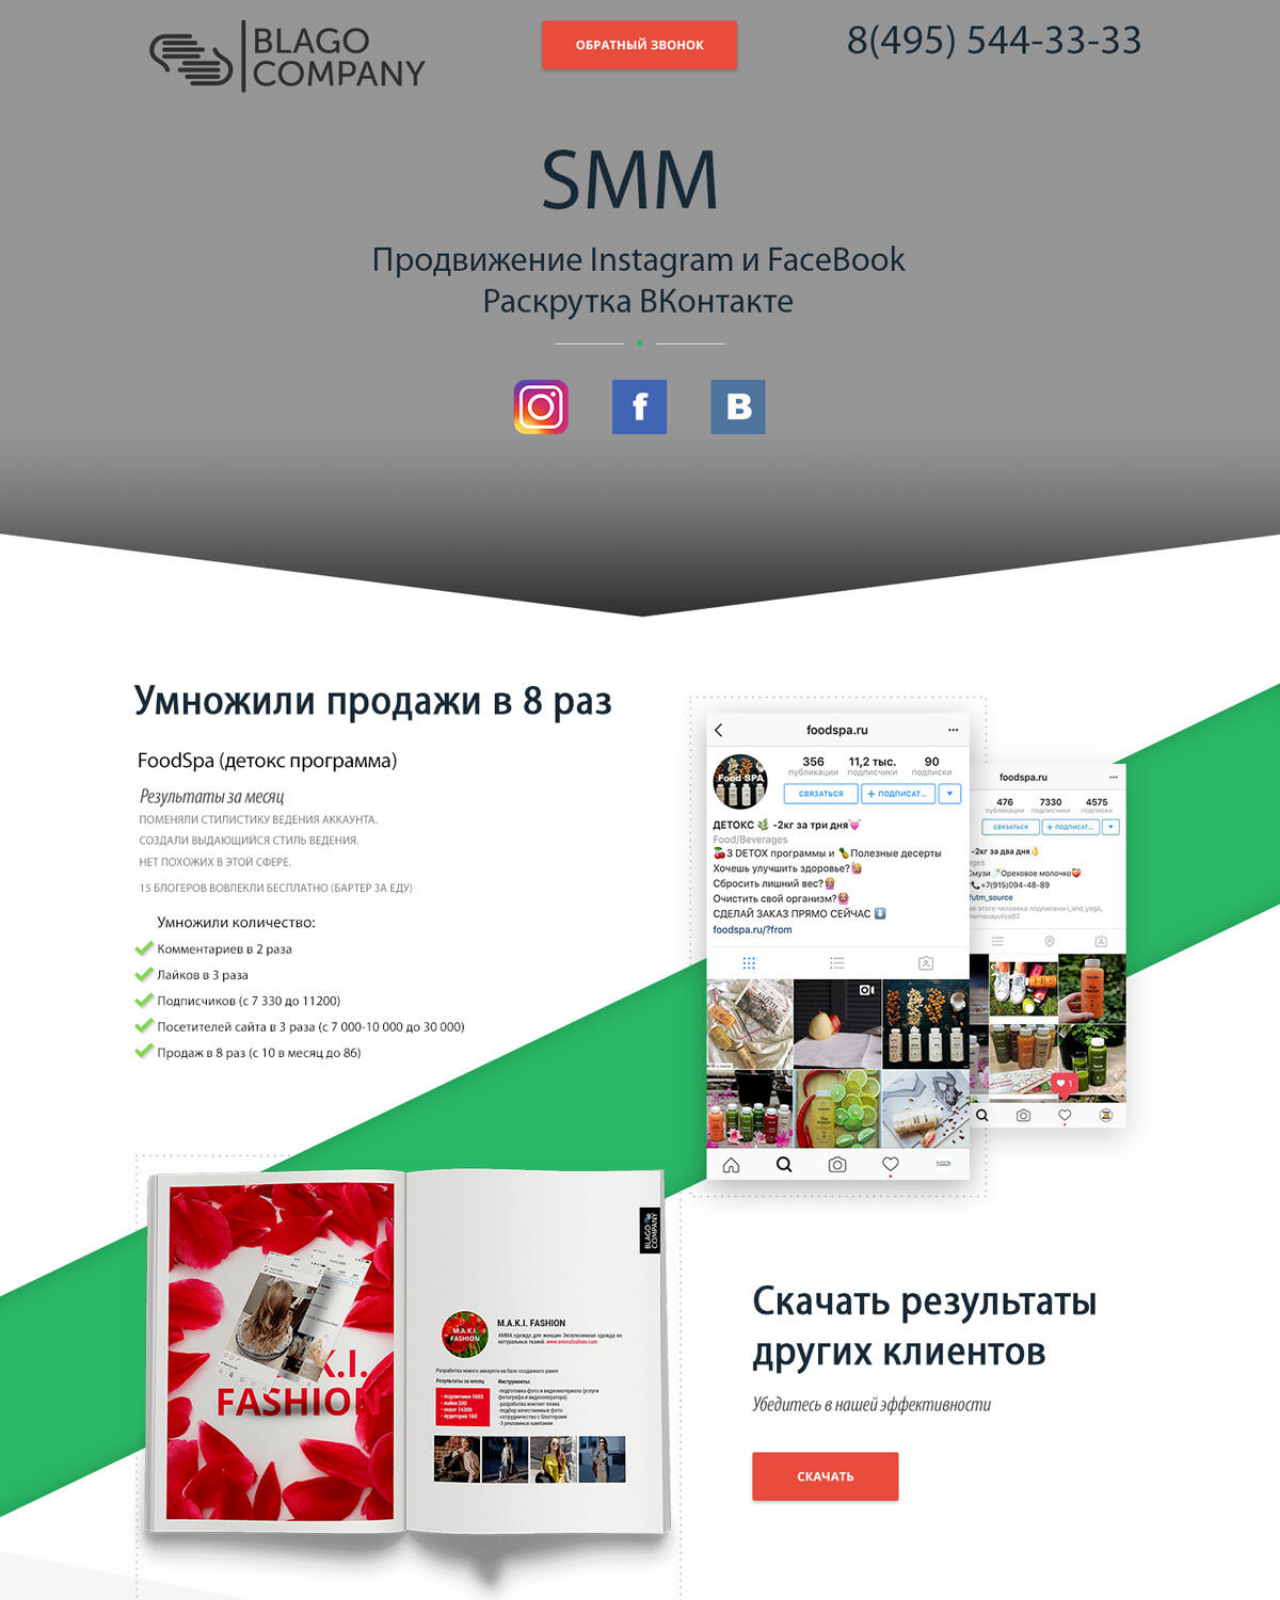
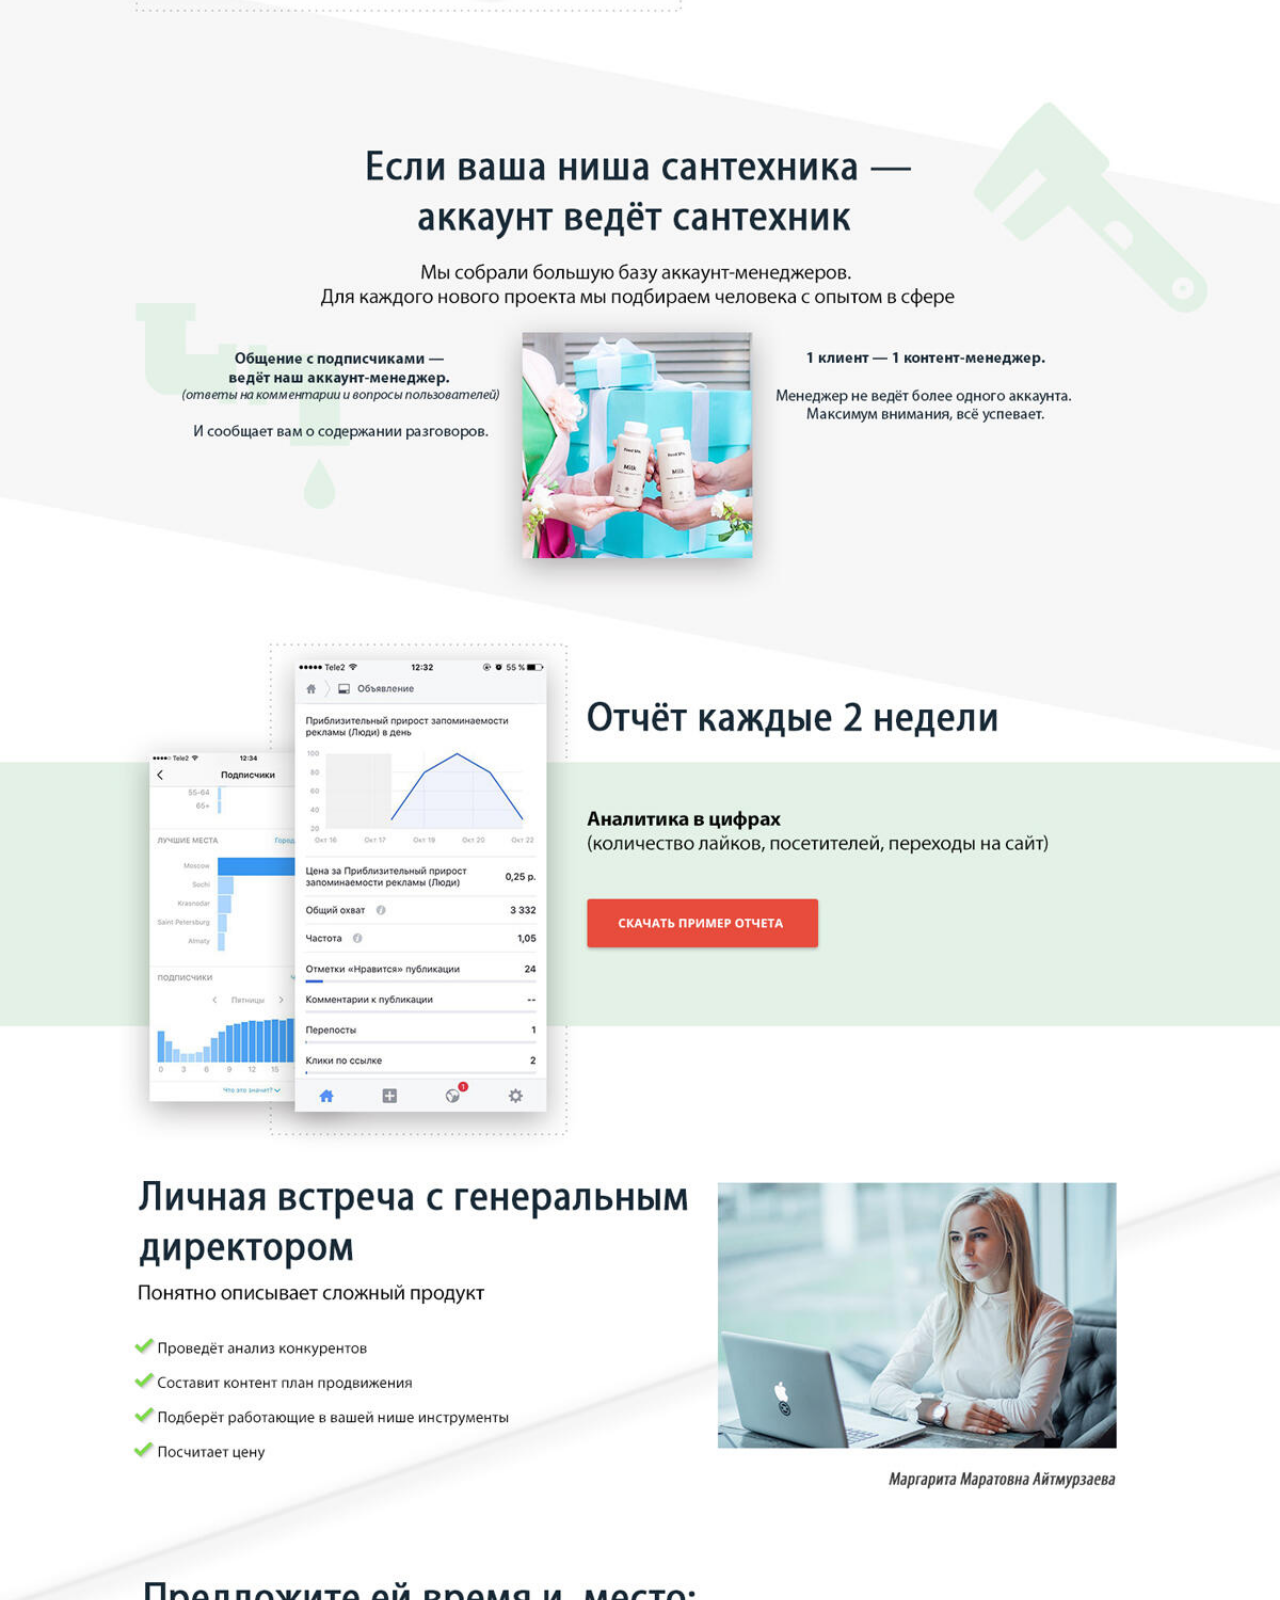
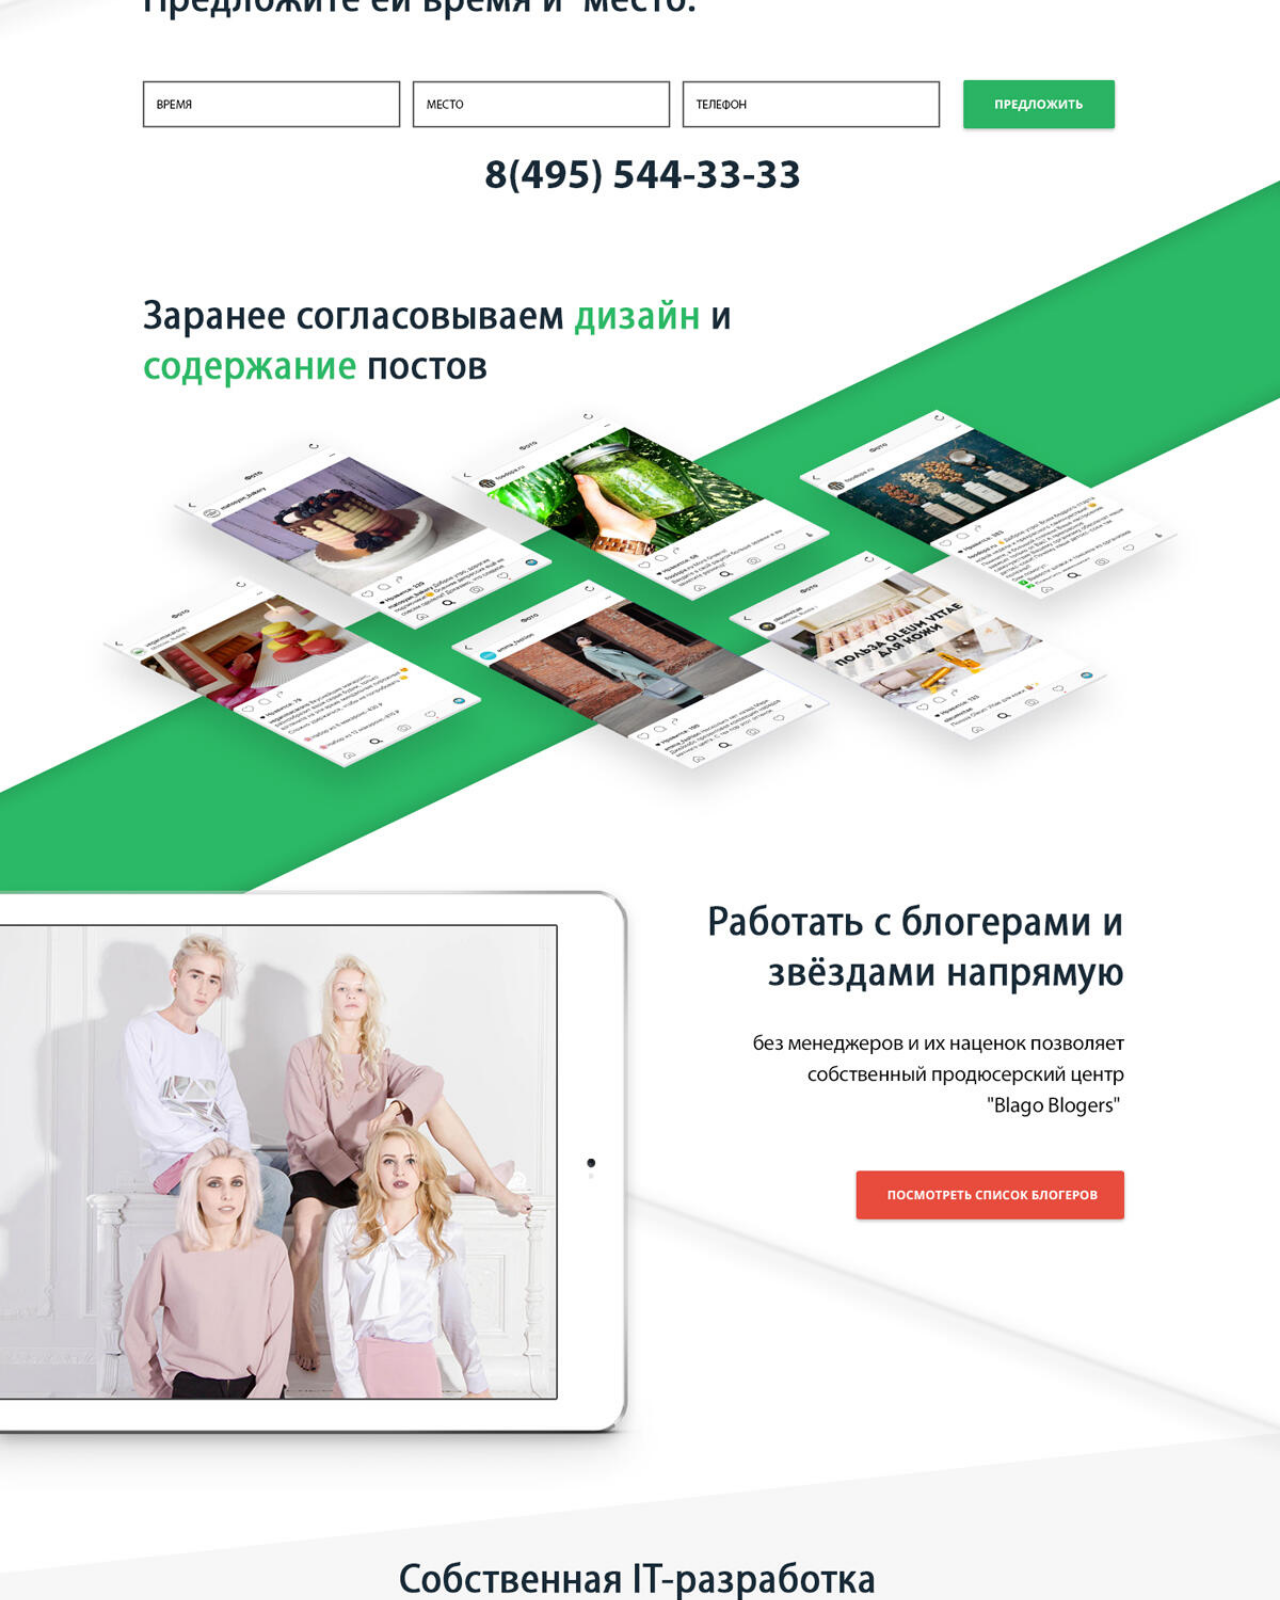
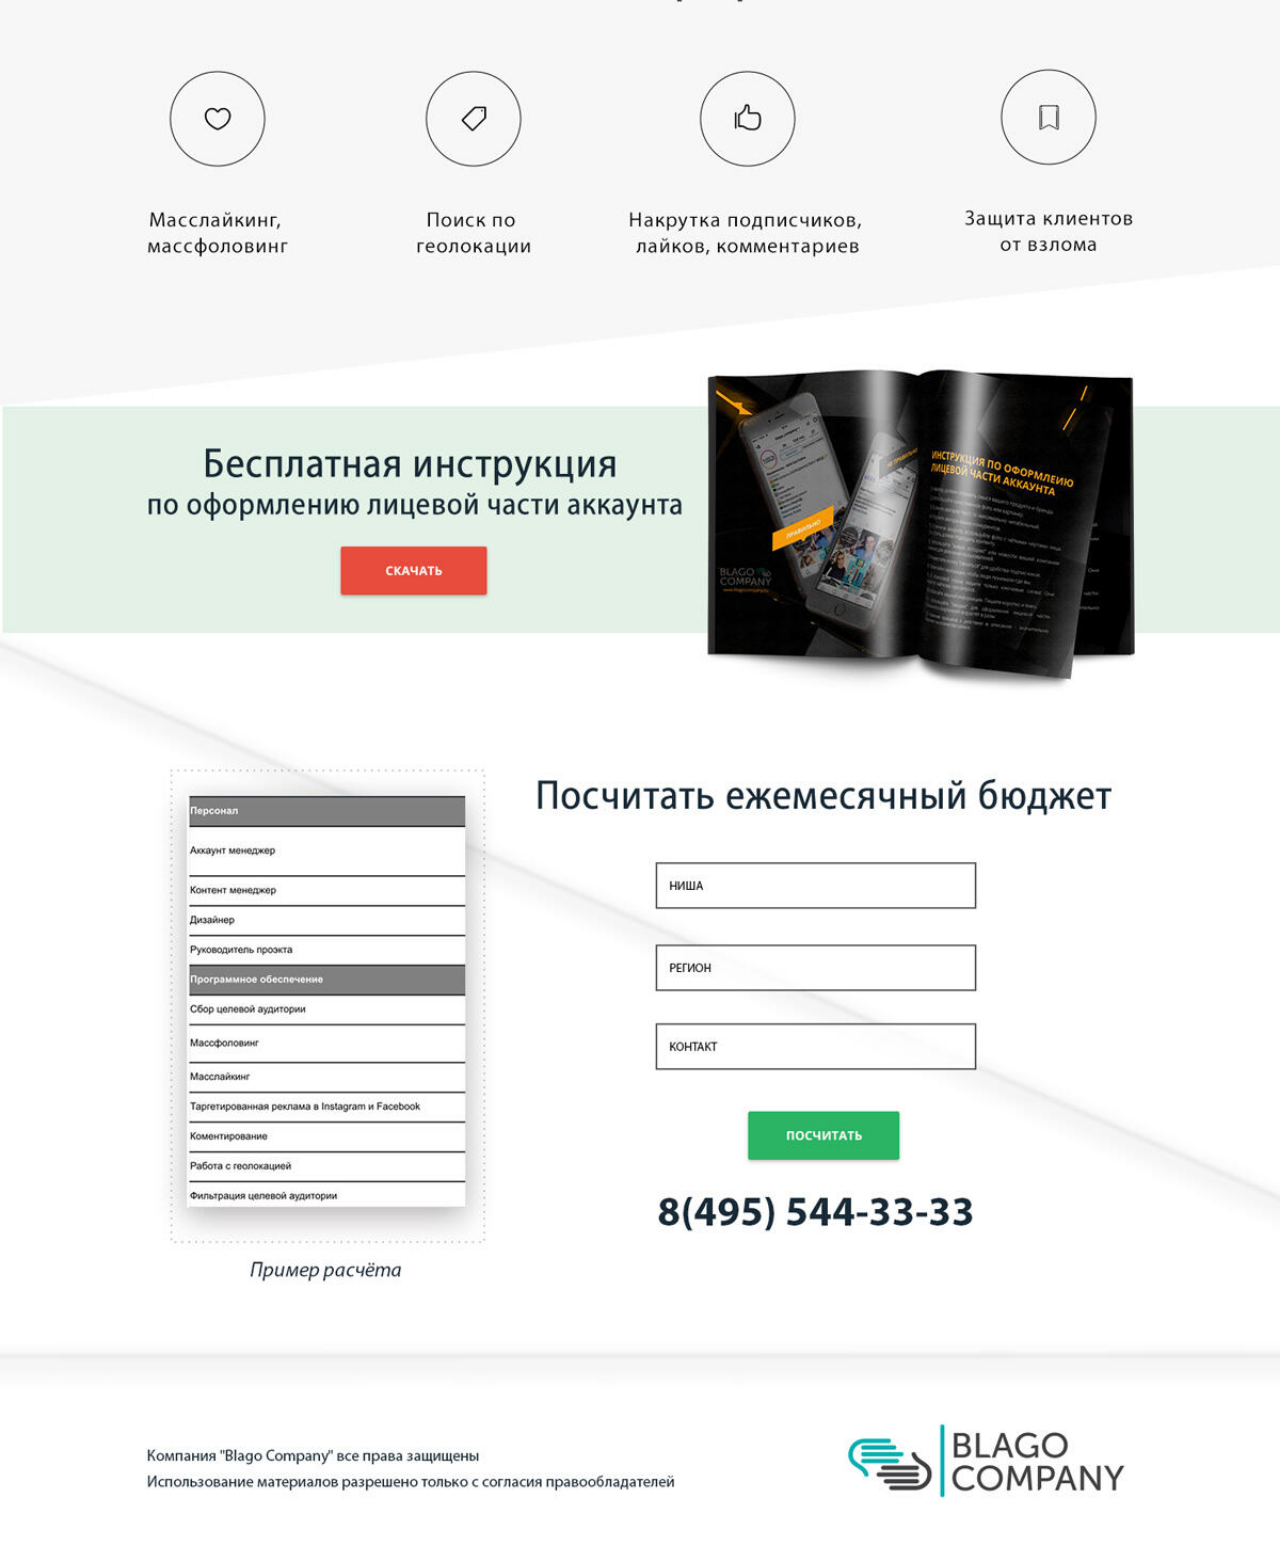
<file: gallery1.html>
<!DOCTYPE html>
<html lang="ru">

<head>
	<meta charset="UTF-8">
	<meta http-equiv="X-UA-Compatible" content="IE=edge">
	<meta name="viewport" content="width=device-width, initial-scale=1">
	<title>RISHA STUDIO</title>
	<link rel="stylesheet" href="css/style.css">
</head>

<body>


	
<img src="img/gallery-img-big1.jpg" alt="" style="width: 100%">





</body>

</html>
</file>
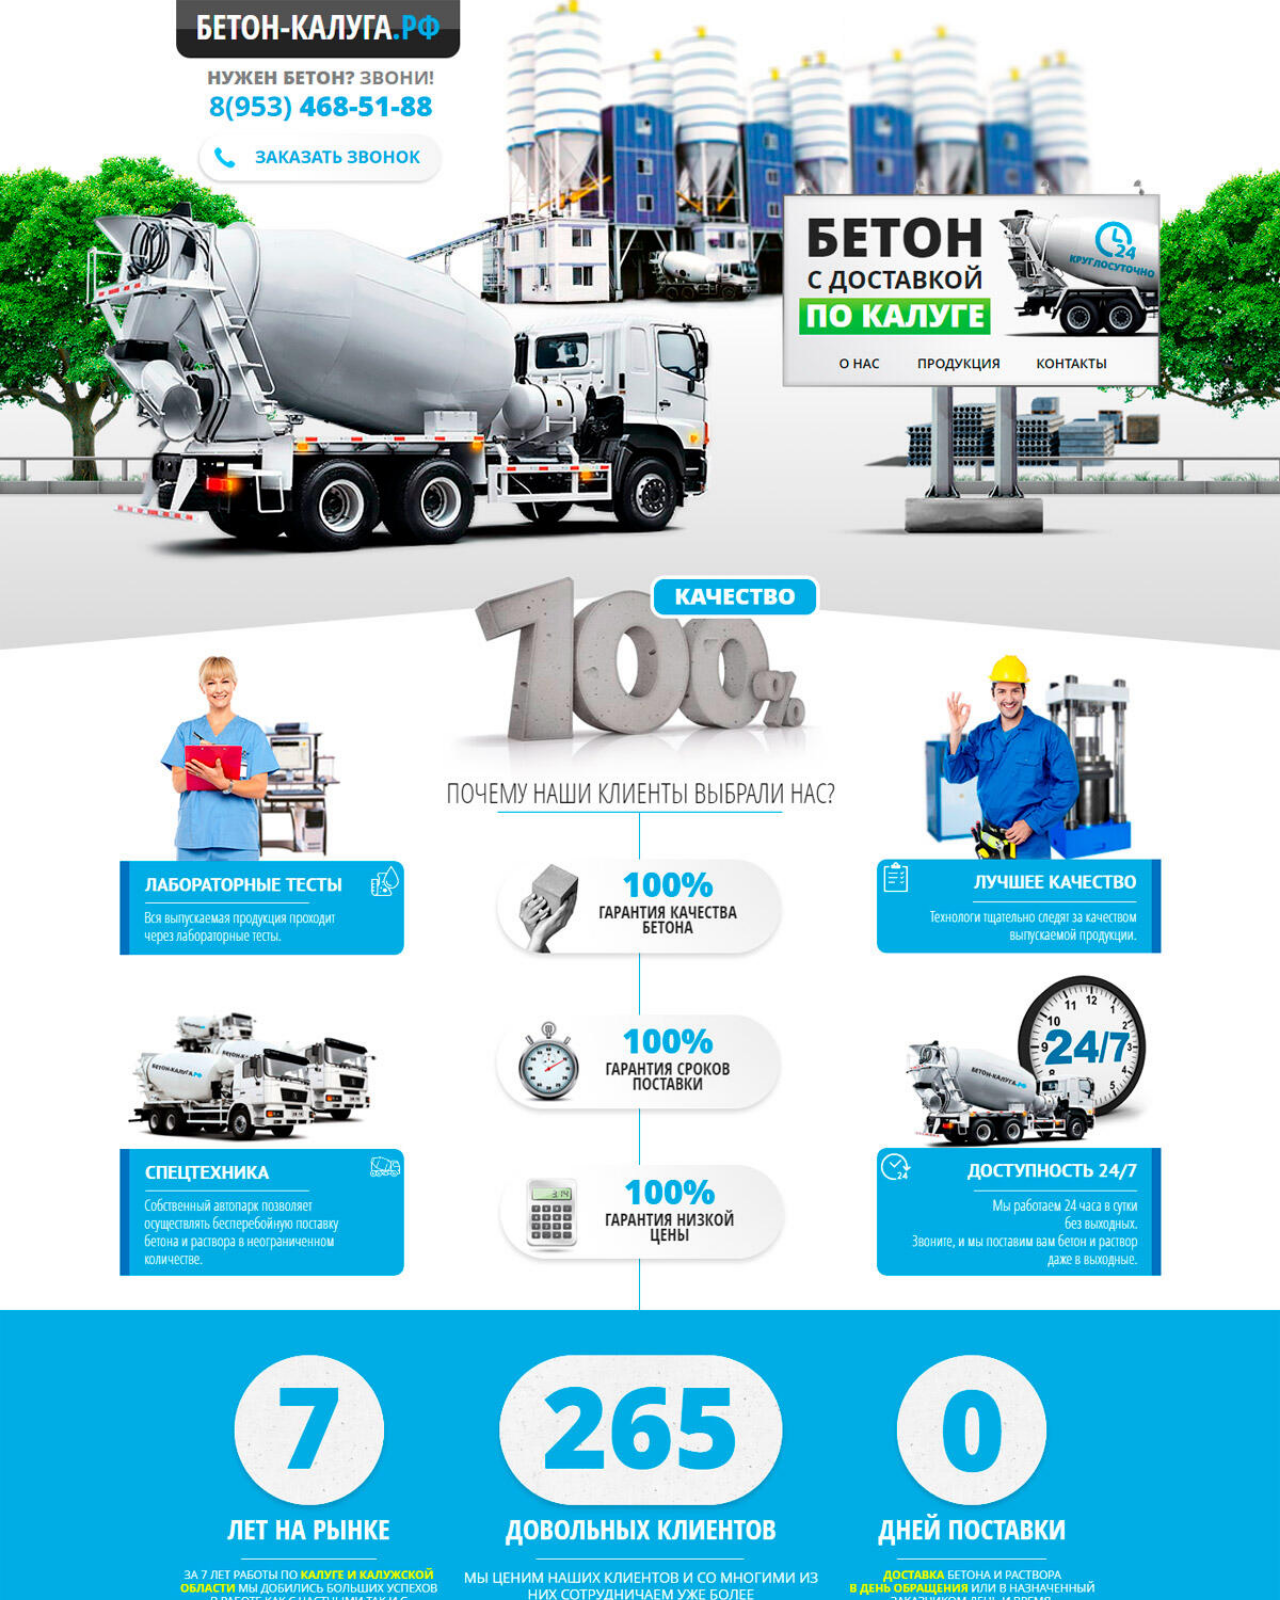
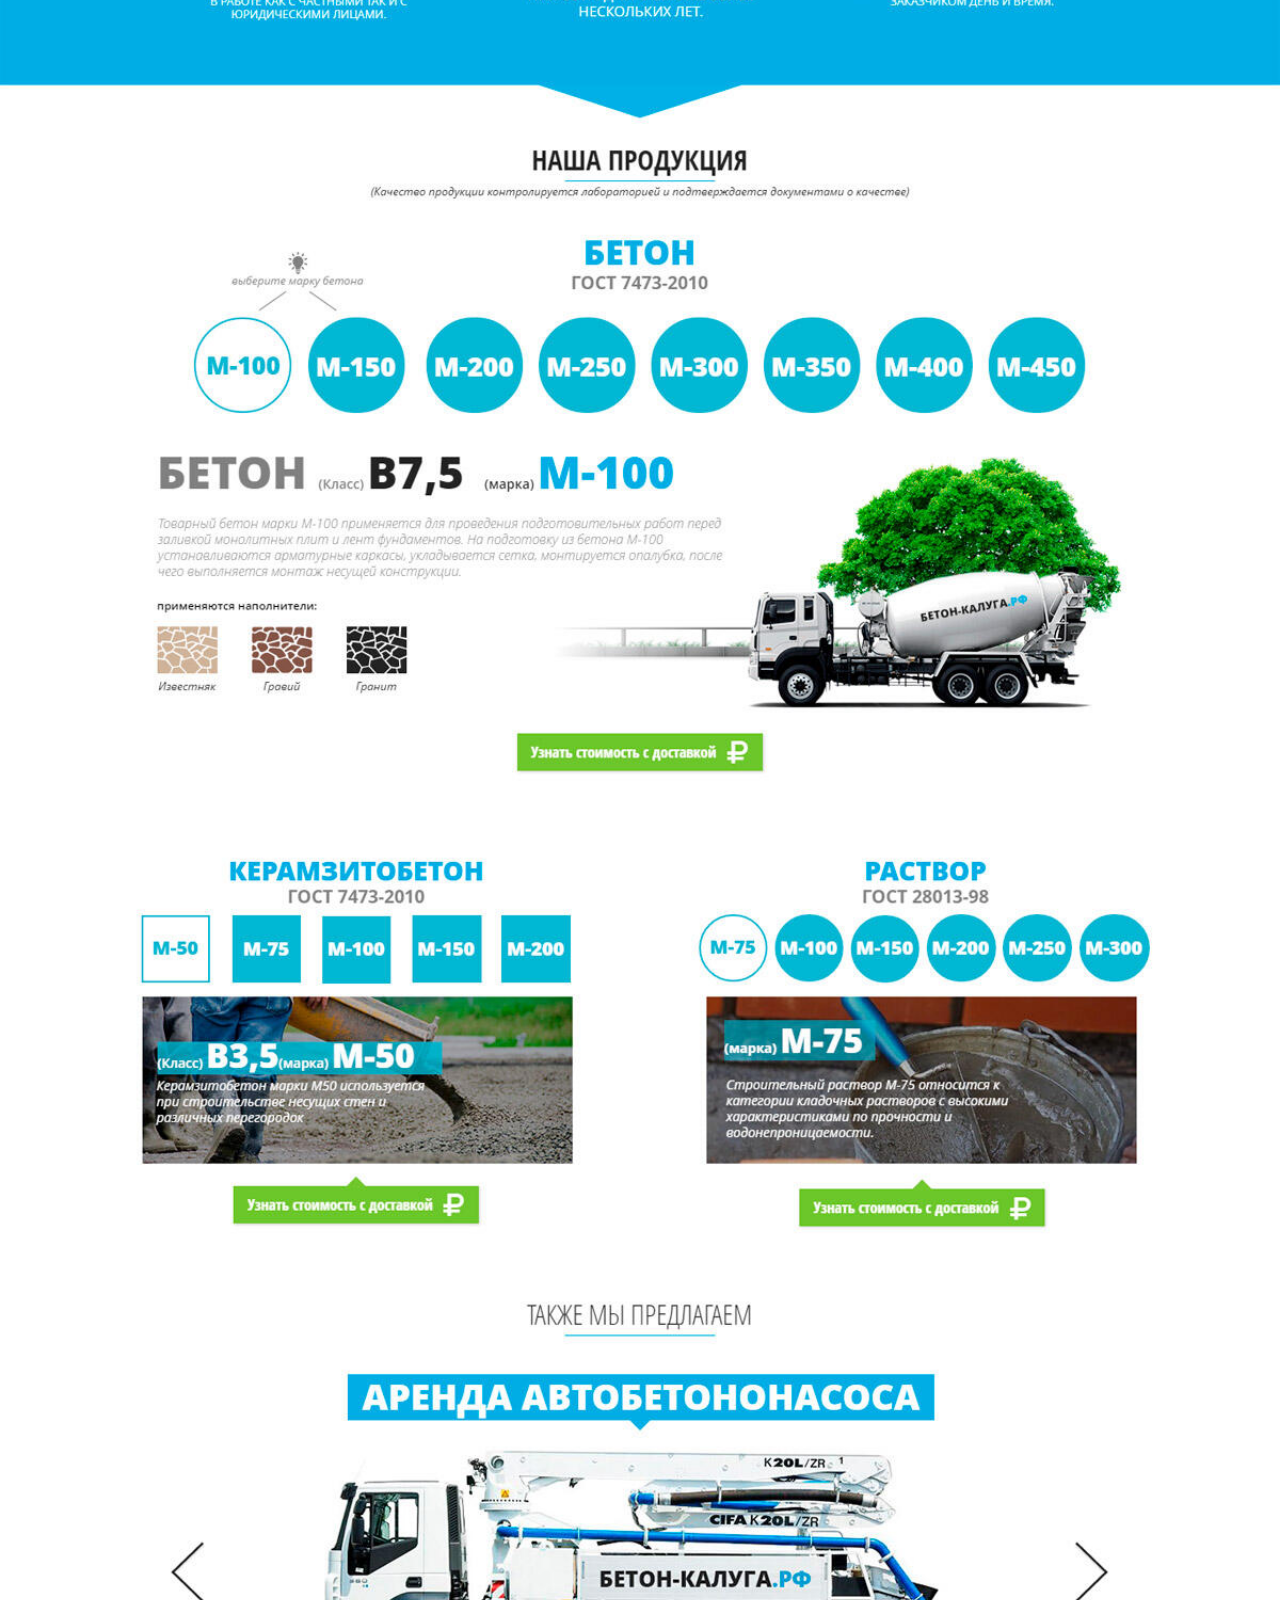
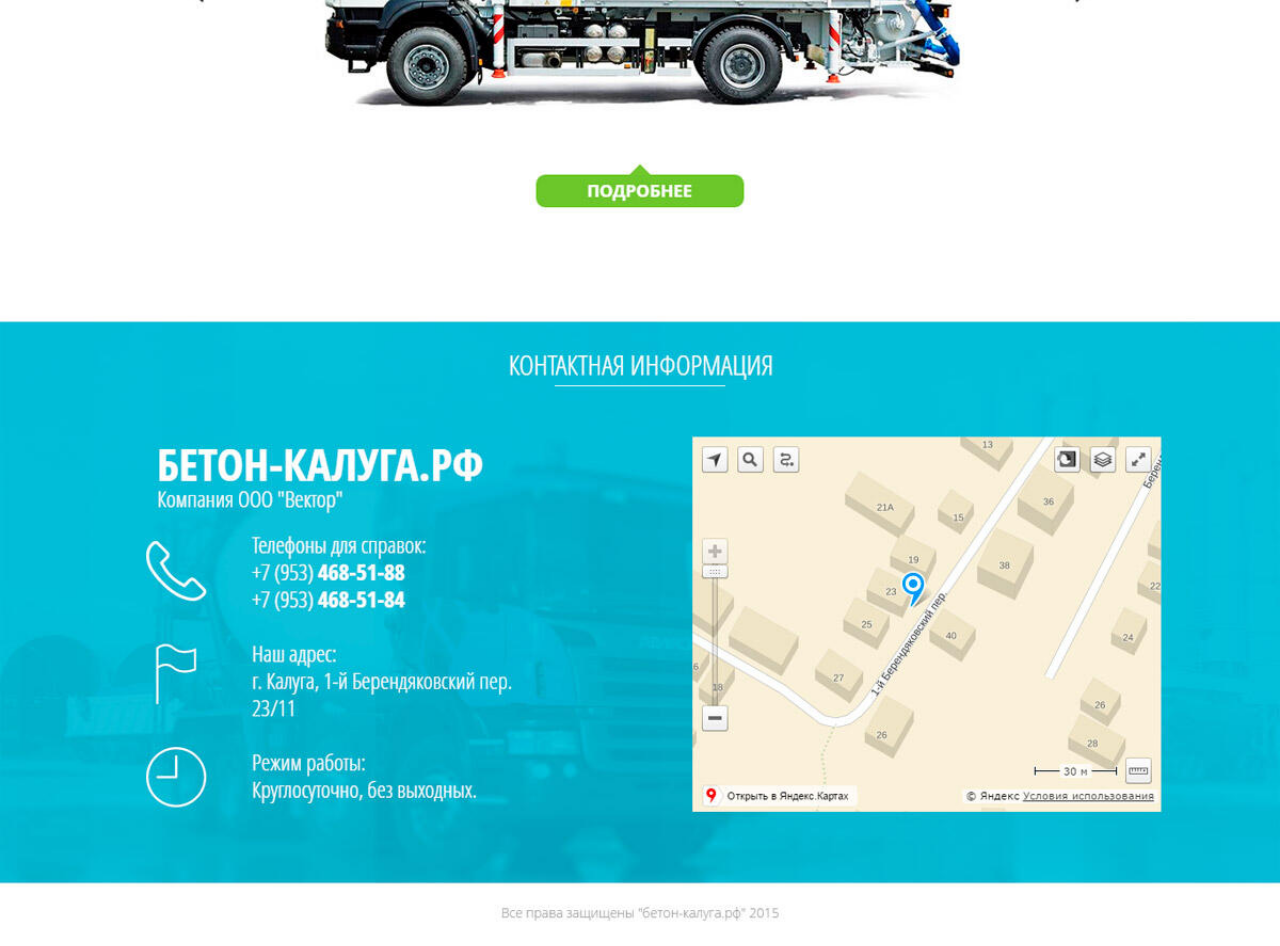
<file: gallery2.html>
<!DOCTYPE html>
<html lang="ru">

<head>
	<meta charset="UTF-8">
	<meta http-equiv="X-UA-Compatible" content="IE=edge">
	<meta name="viewport" content="width=device-width, initial-scale=1">
	<title>RISHA STUDIO</title>
	<link rel="stylesheet" href="css/style.css">
</head>

<body>


	
<img src="img/gallery-img-big2.jpg" alt="" style="width: 100%">





</body>

</html>
</file>
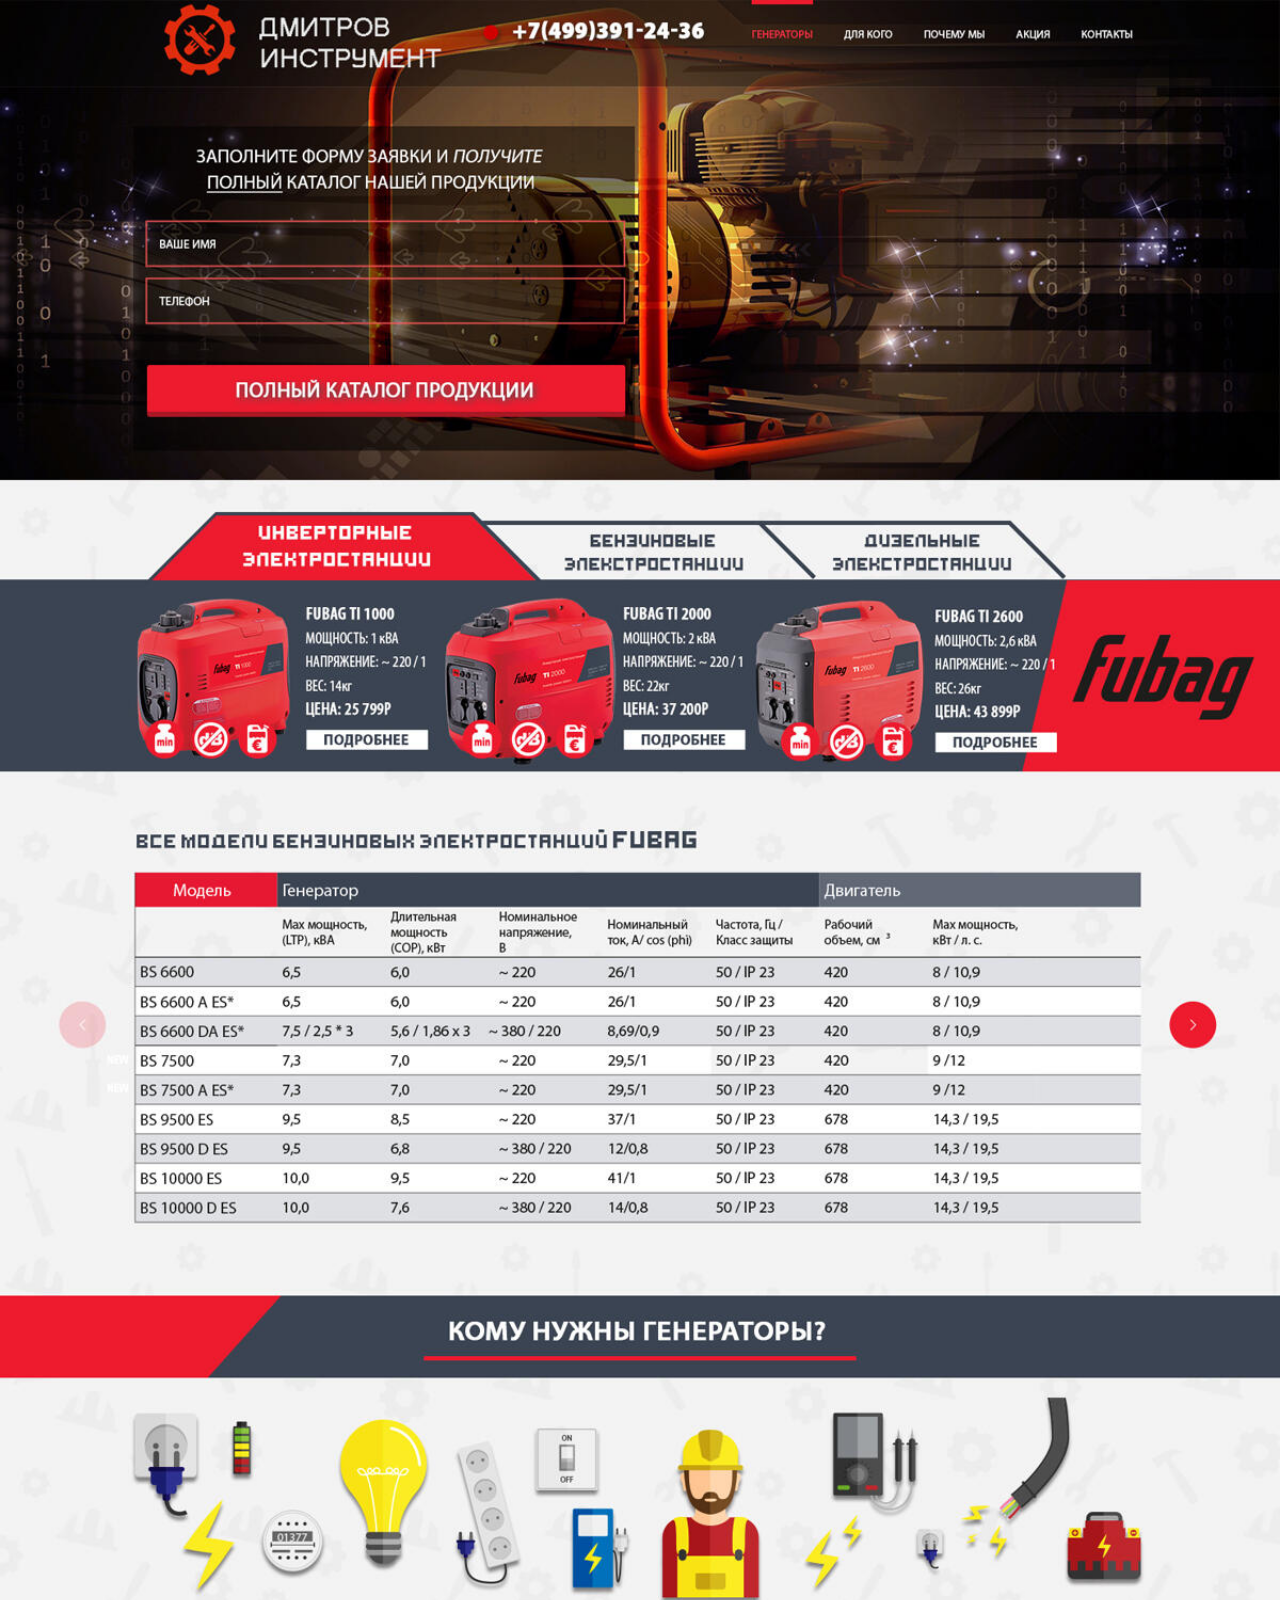
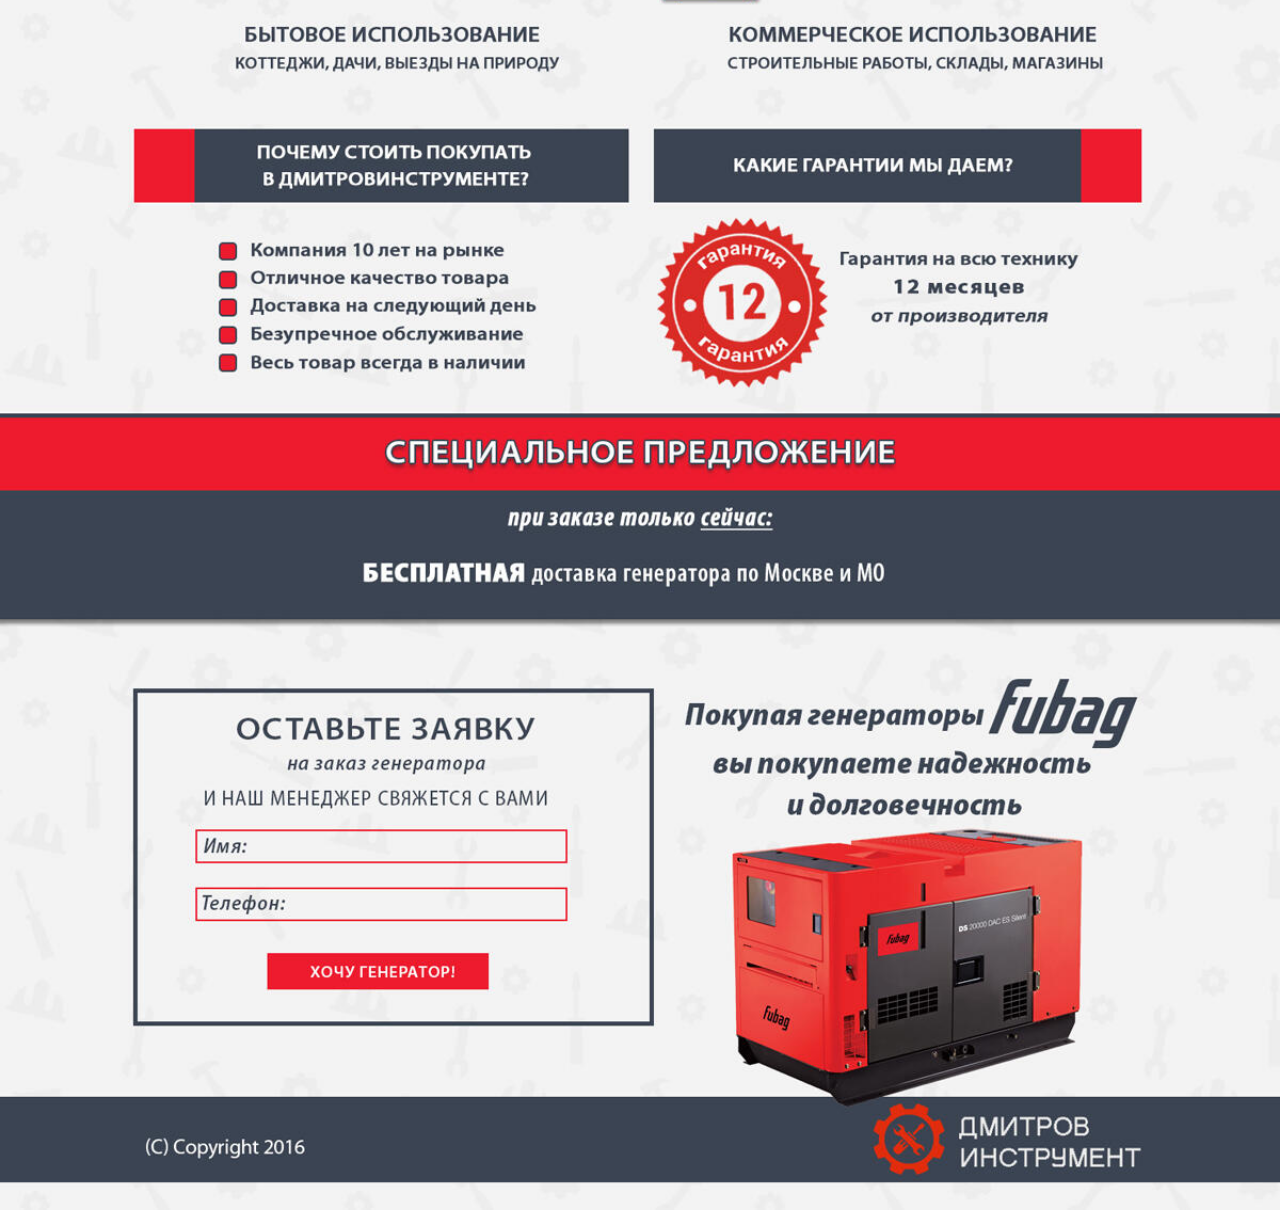
<file: gallery3.html>
<!DOCTYPE html>
<html lang="ru">

<head>
	<meta charset="UTF-8">
	<meta http-equiv="X-UA-Compatible" content="IE=edge">
	<meta name="viewport" content="width=device-width, initial-scale=1">
	<title>RISHA STUDIO</title>
	<link rel="stylesheet" href="css/style.css">
</head>

<body>


	
<img src="img/gallery-img-big3.jpg" alt="" style="width: 100%">





</body>

</html>
</file>
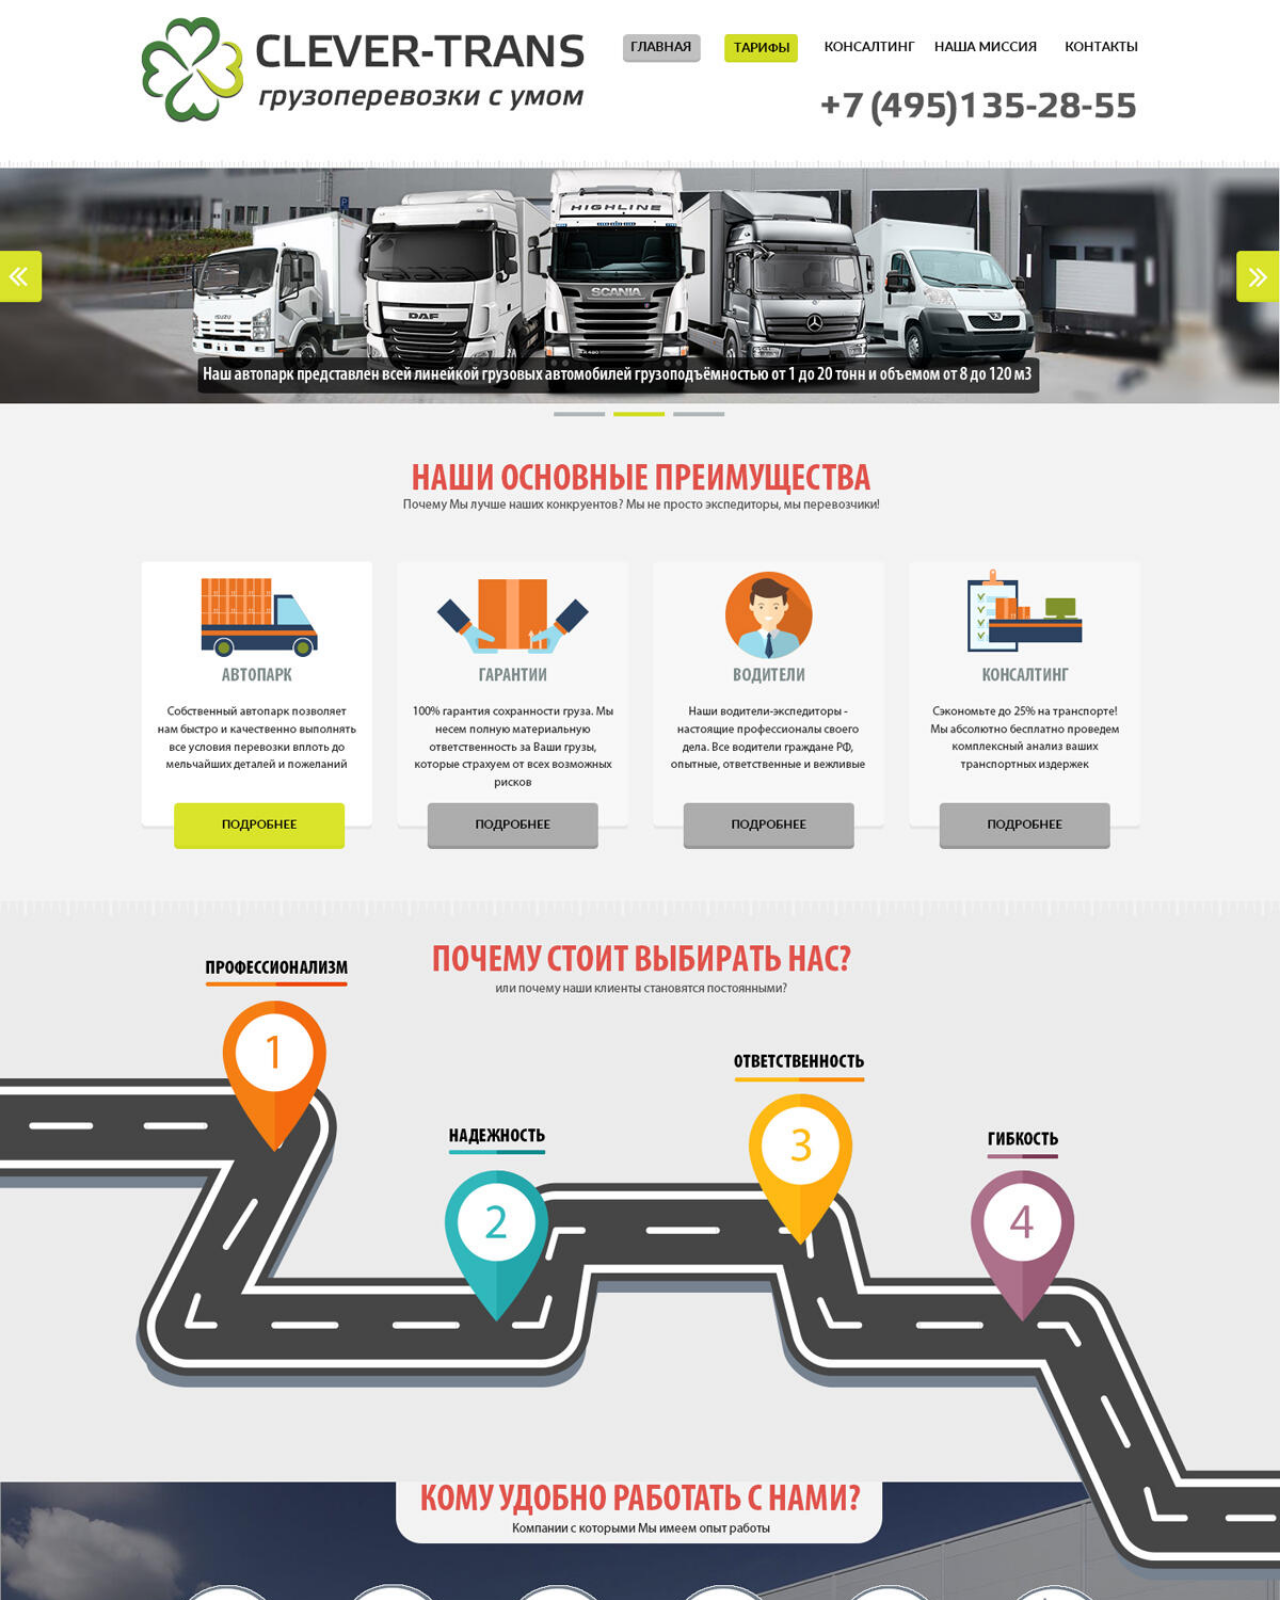
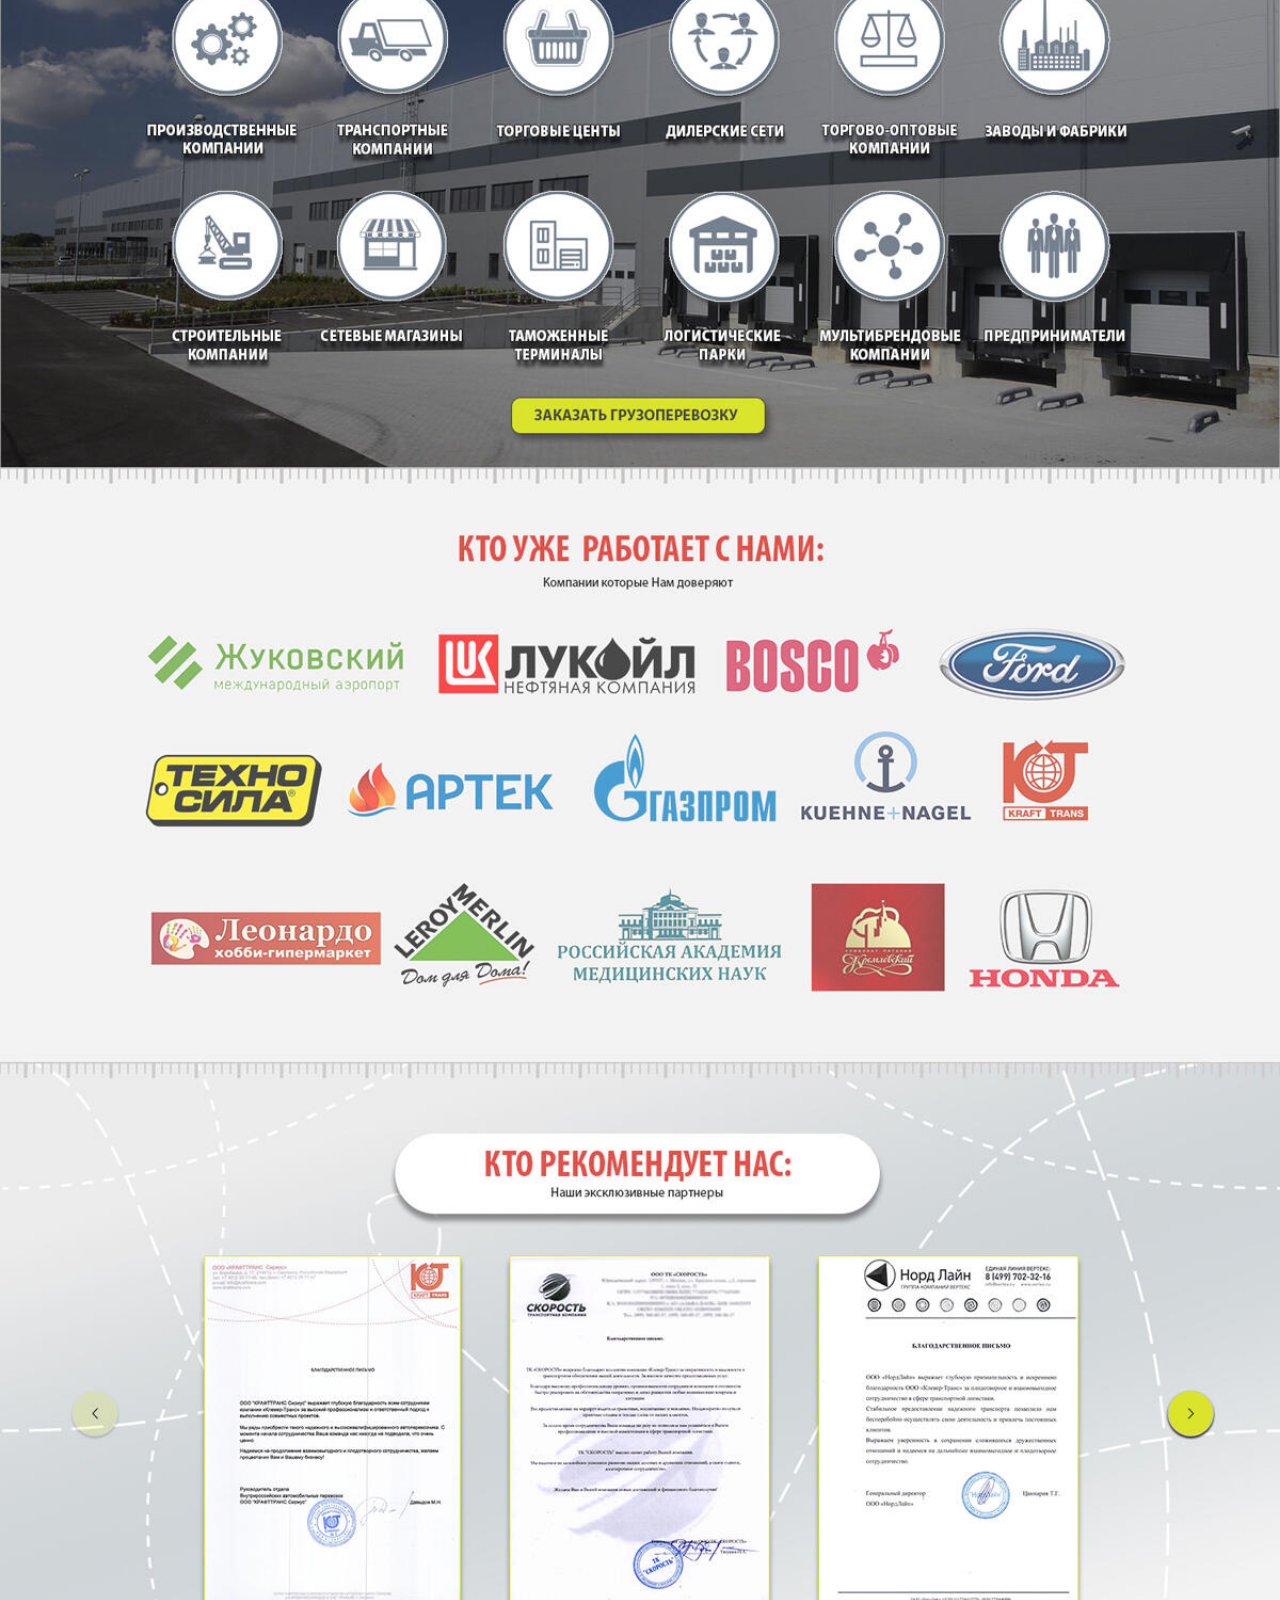
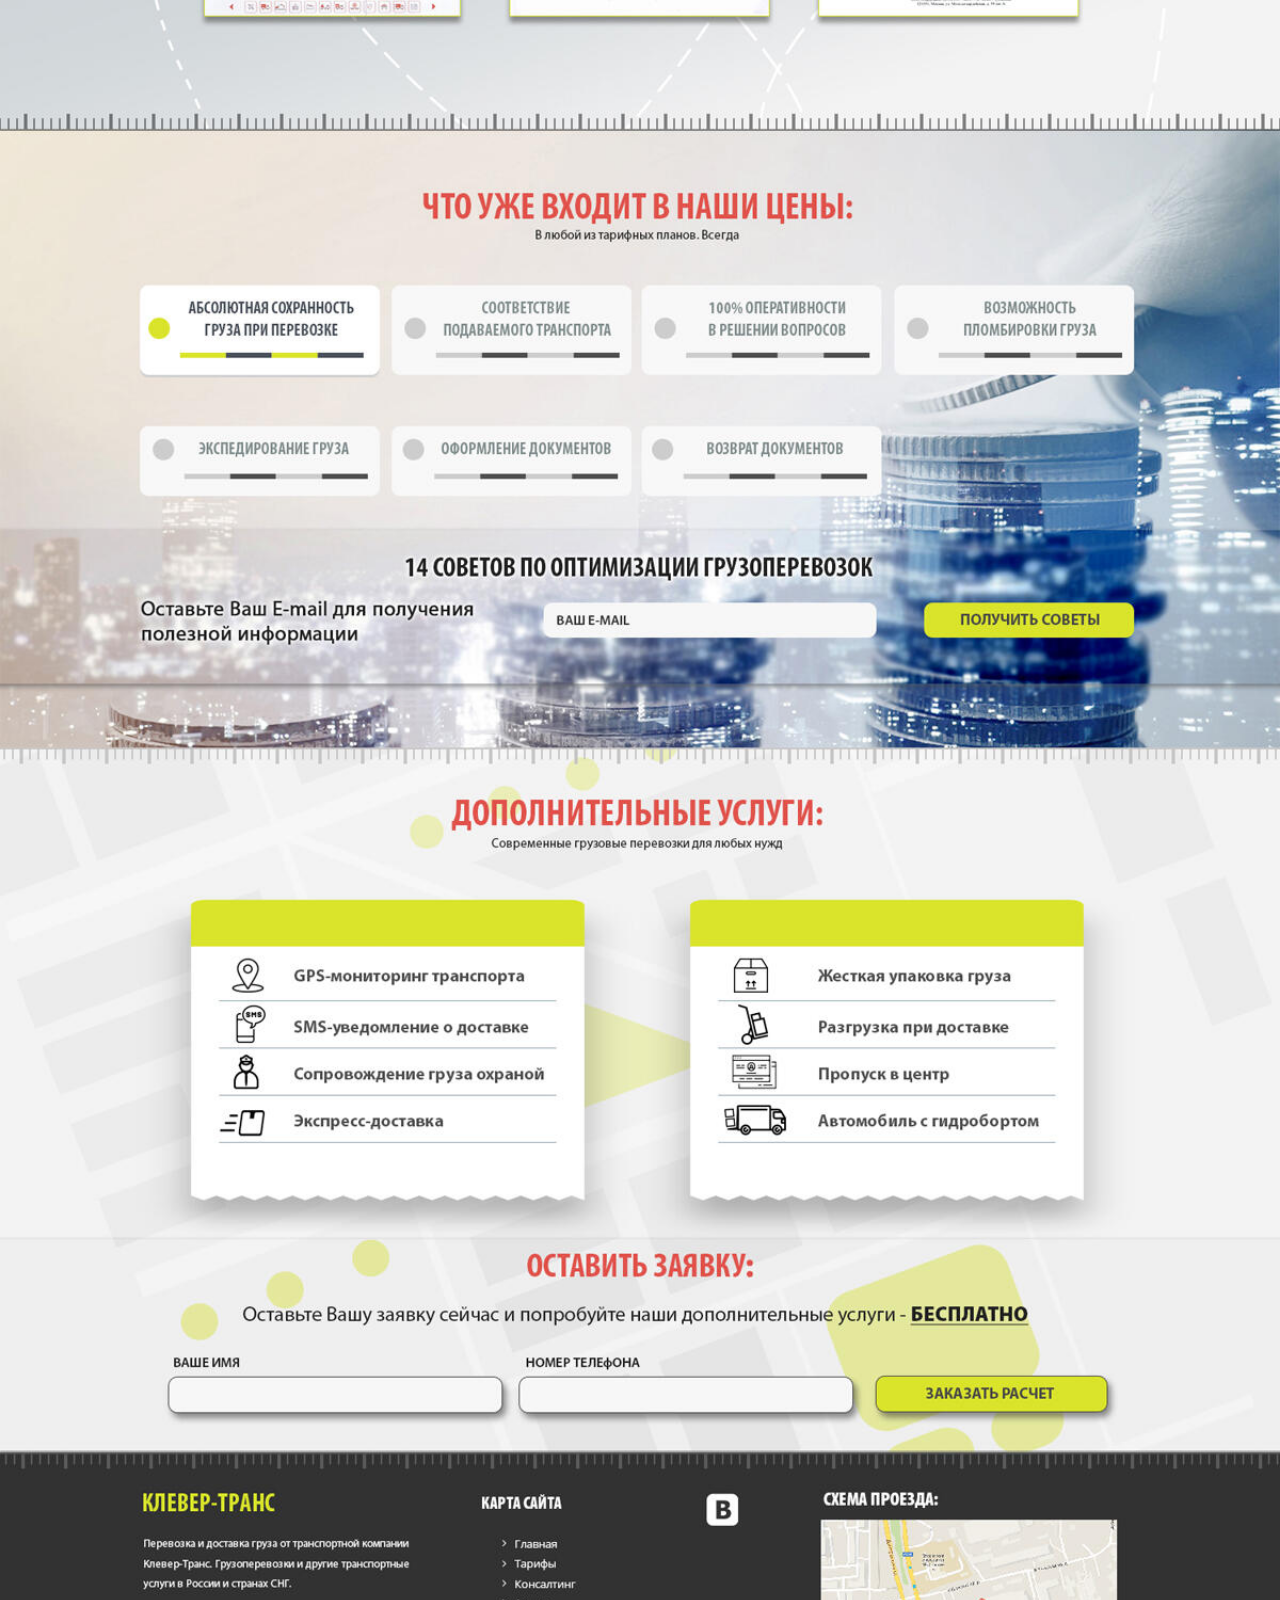
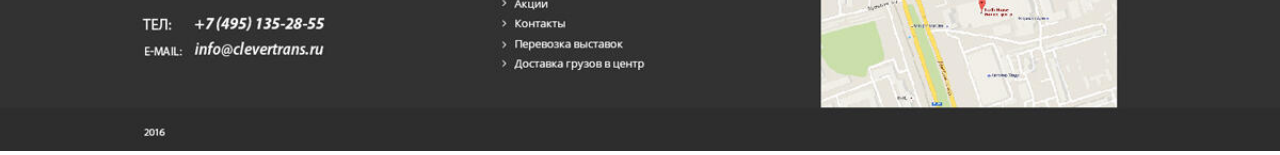
<file: gallery4.html>
<!DOCTYPE html>
<html lang="ru">

<head>
	<meta charset="UTF-8">
	<meta http-equiv="X-UA-Compatible" content="IE=edge">
	<meta name="viewport" content="width=device-width, initial-scale=1">
	<title>RISHA STUDIO</title>
	<link rel="stylesheet" href="css/style.css">
</head>

<body>


	
<img src="img/gallery-img-big4.jpg" alt="" style="width: 100%">





</body>

</html>
</file>
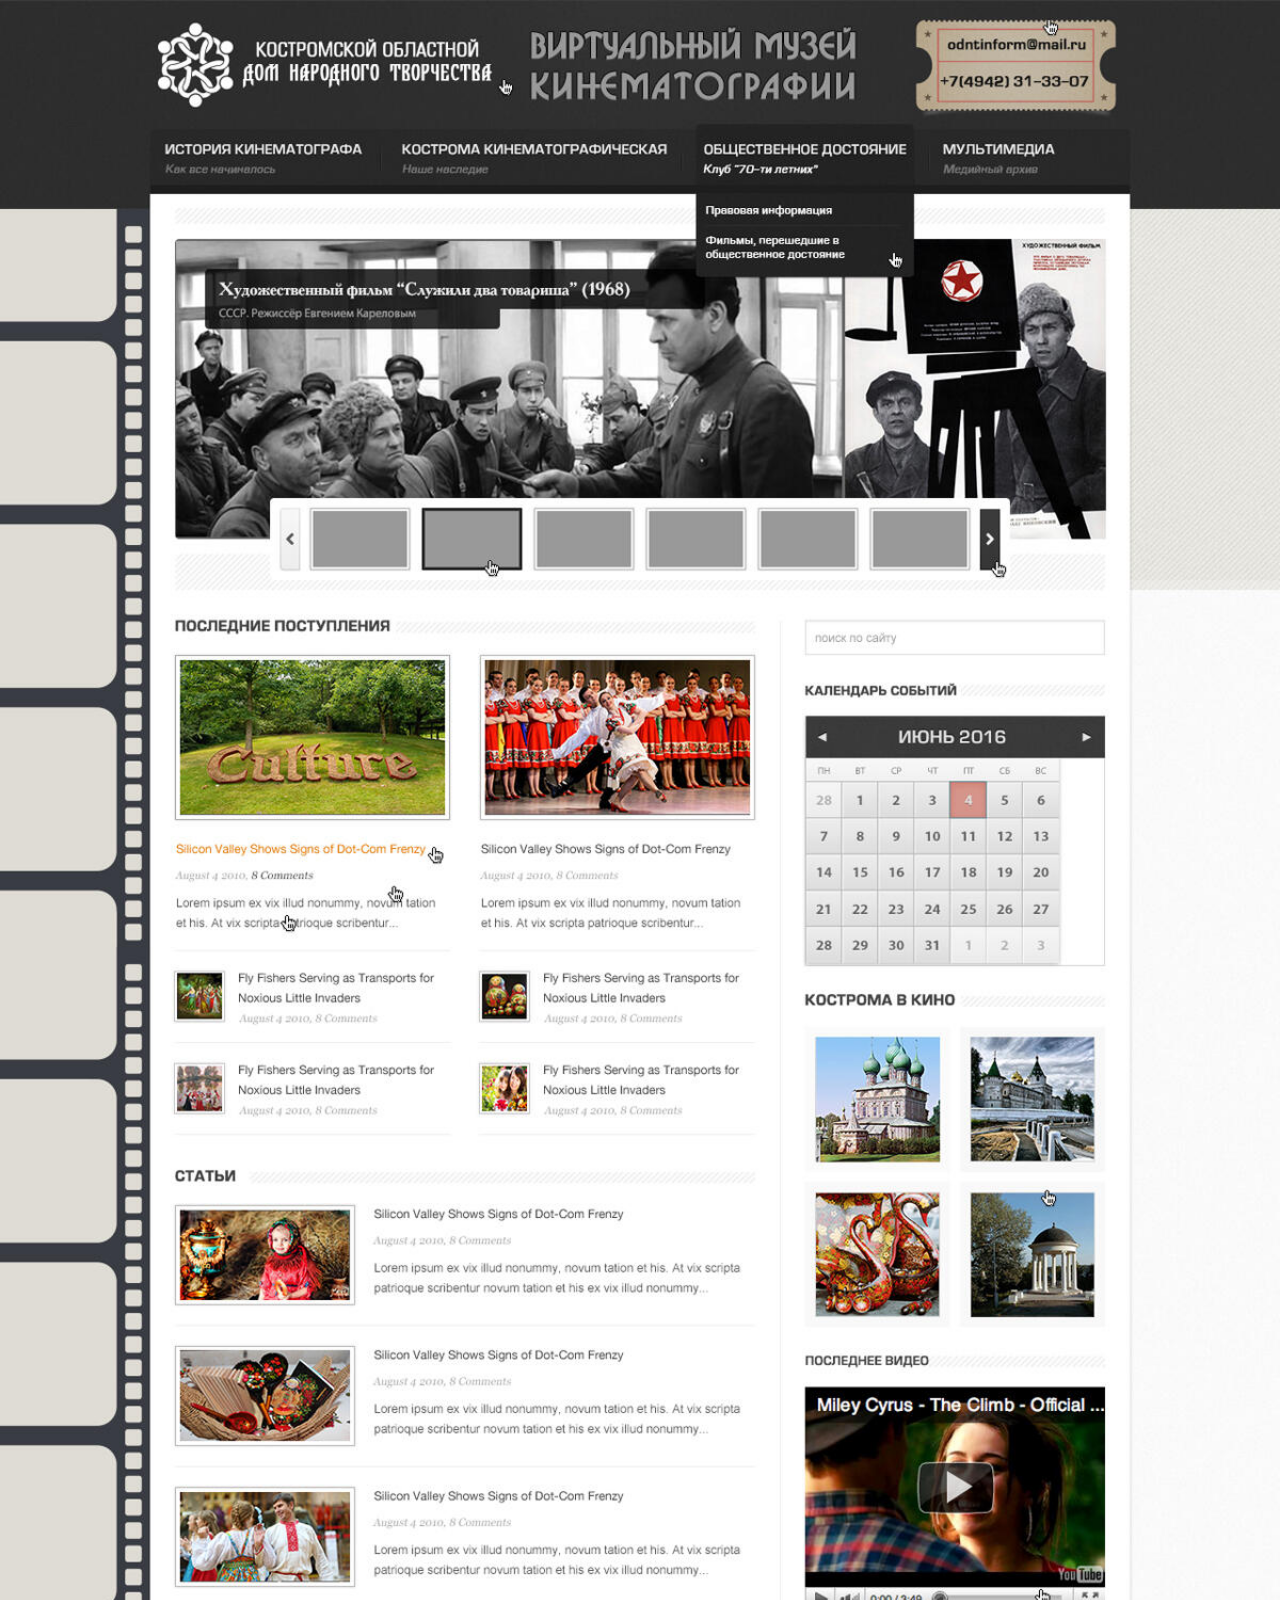
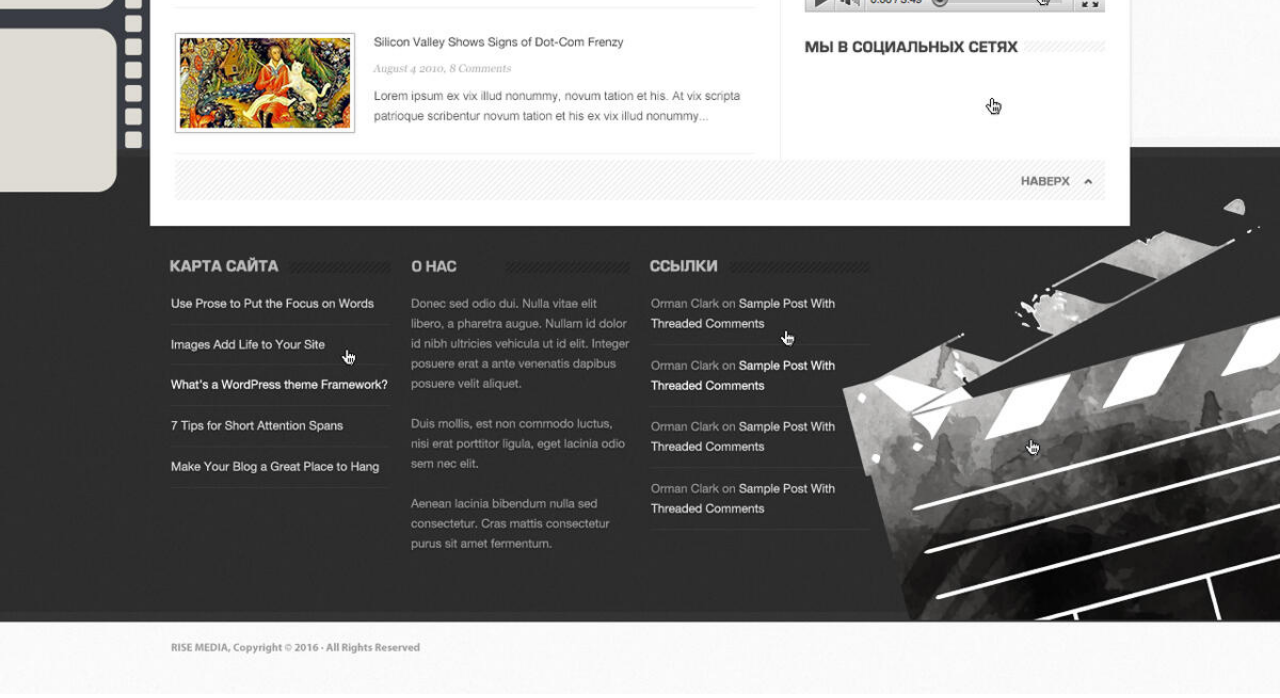
<file: gallery5.html>
<!DOCTYPE html>
<html lang="ru">

<head>
	<meta charset="UTF-8">
	<meta http-equiv="X-UA-Compatible" content="IE=edge">
	<meta name="viewport" content="width=device-width, initial-scale=1">
	<title>RISHA STUDIO</title>
	<link rel="stylesheet" href="css/style.css">
</head>

<body>


	
<img src="img/gallery-img-big5.jpg" alt="" style="width: 100%">





</body>

</html>
</file>
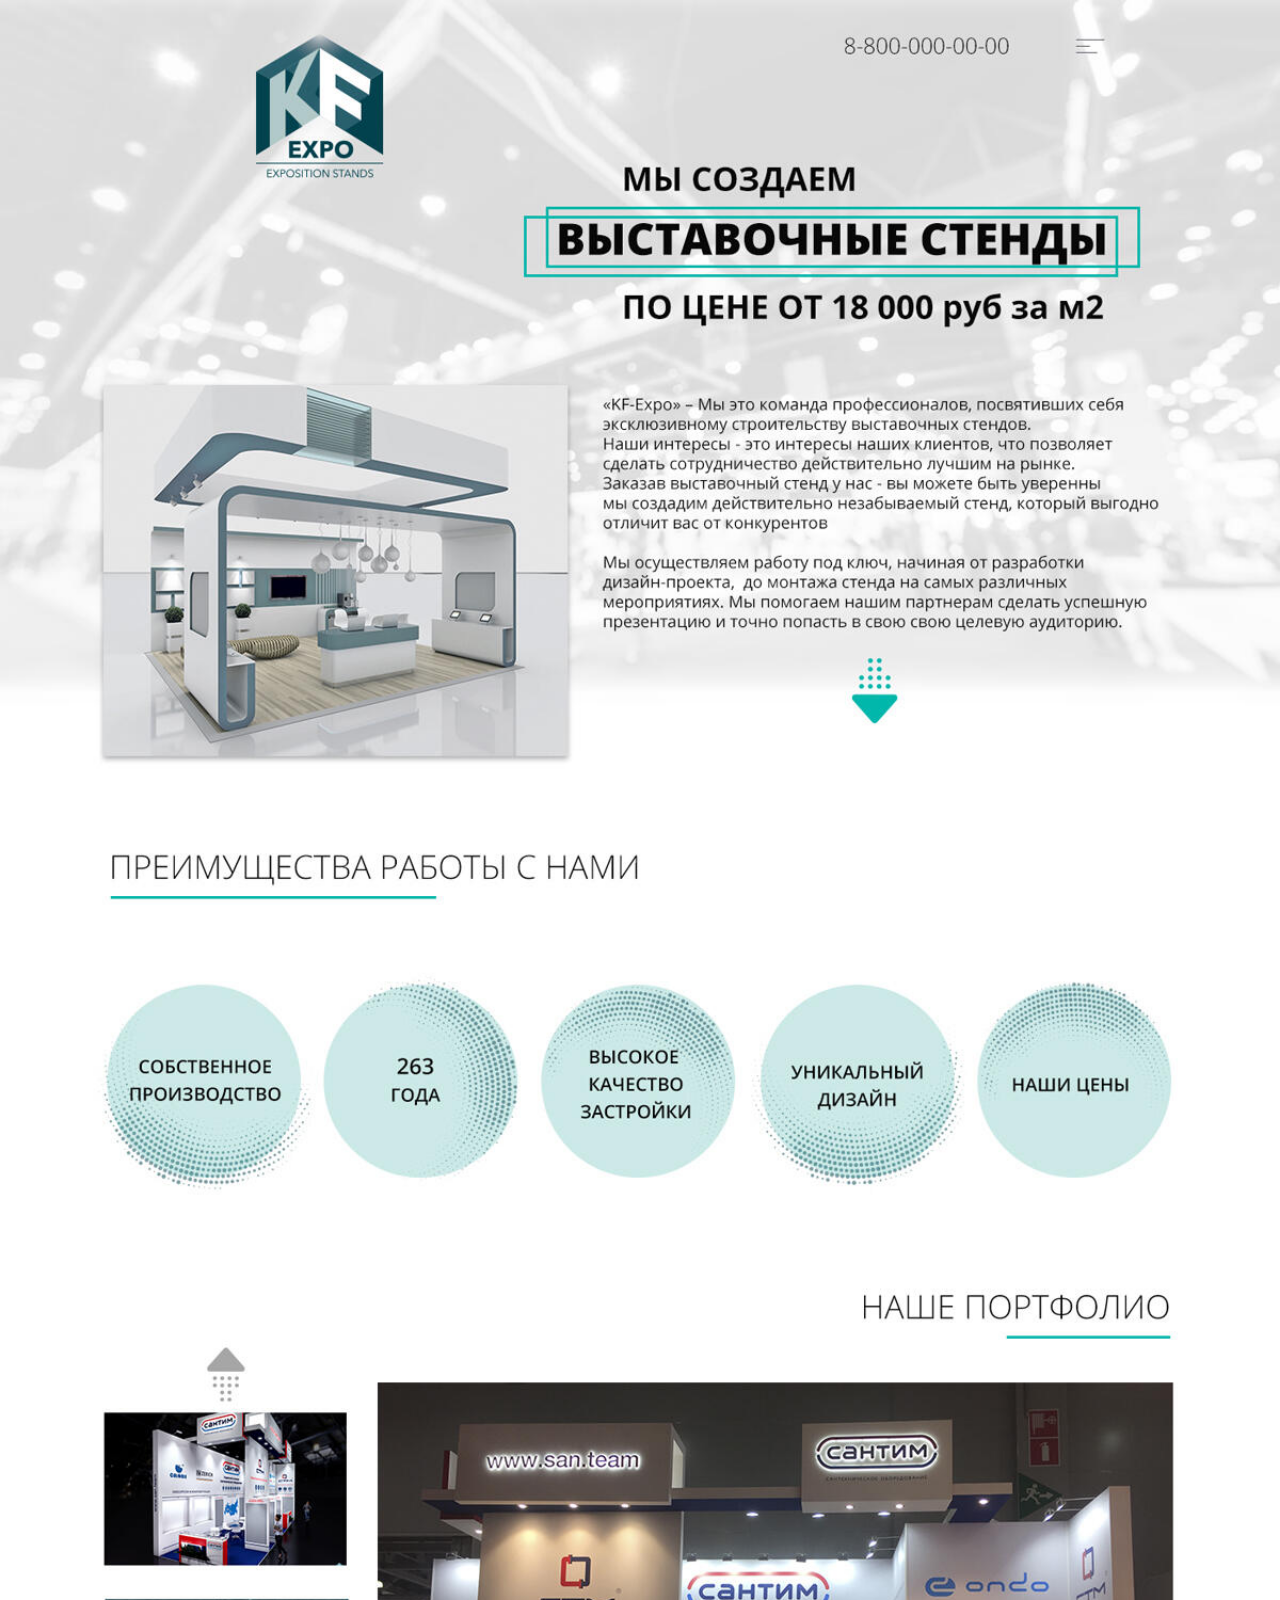
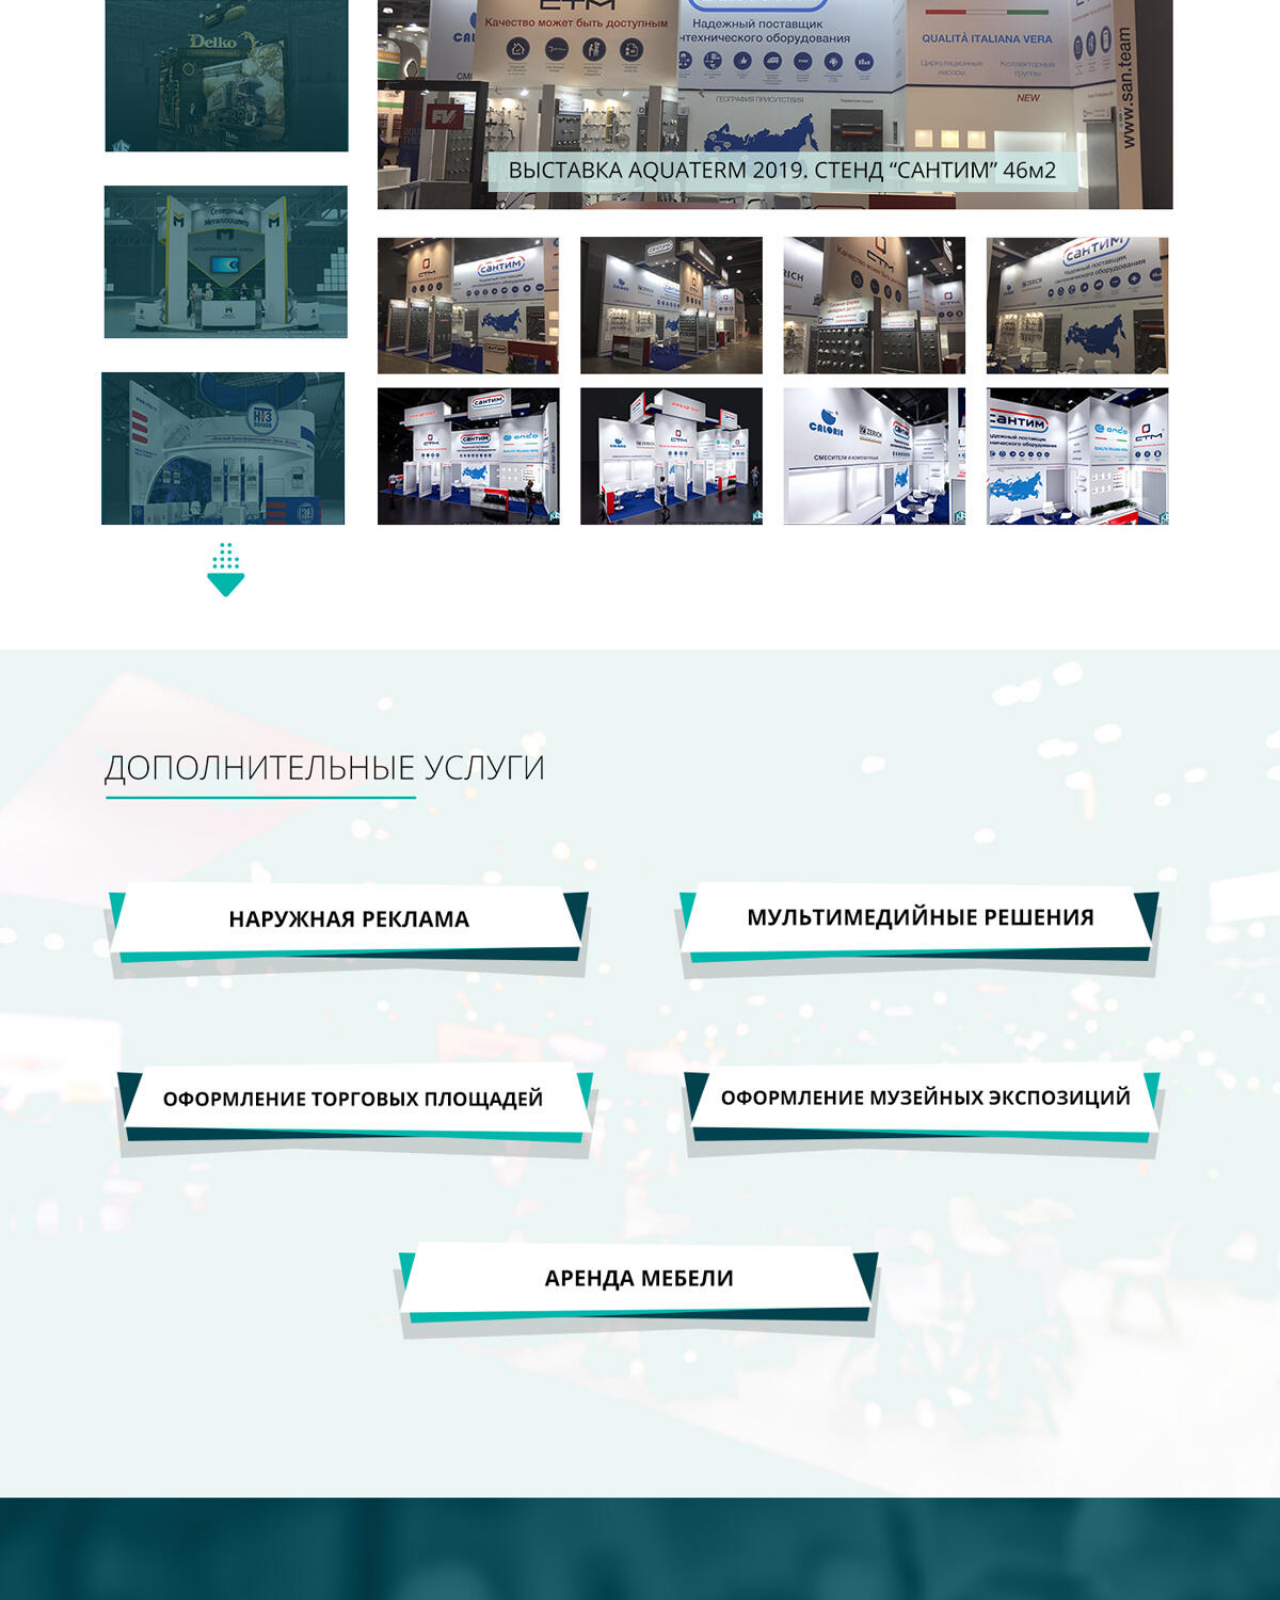
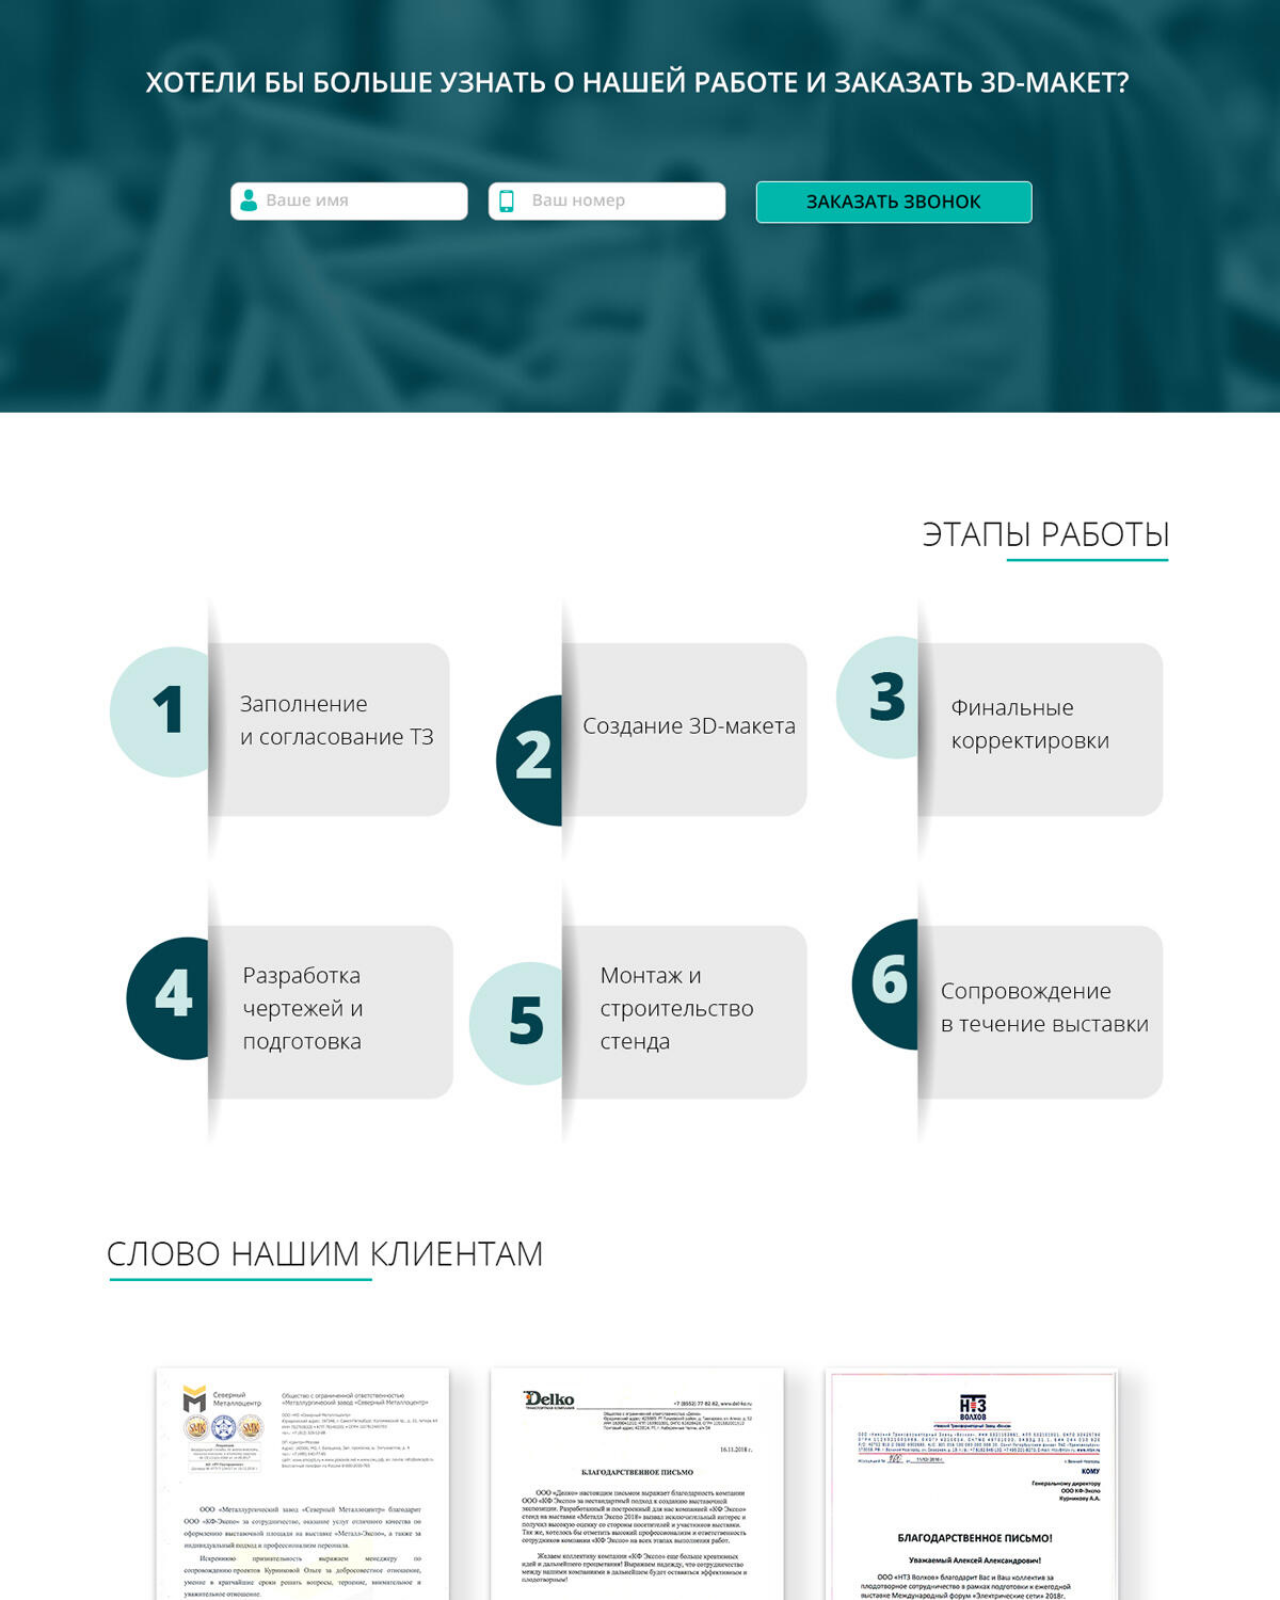
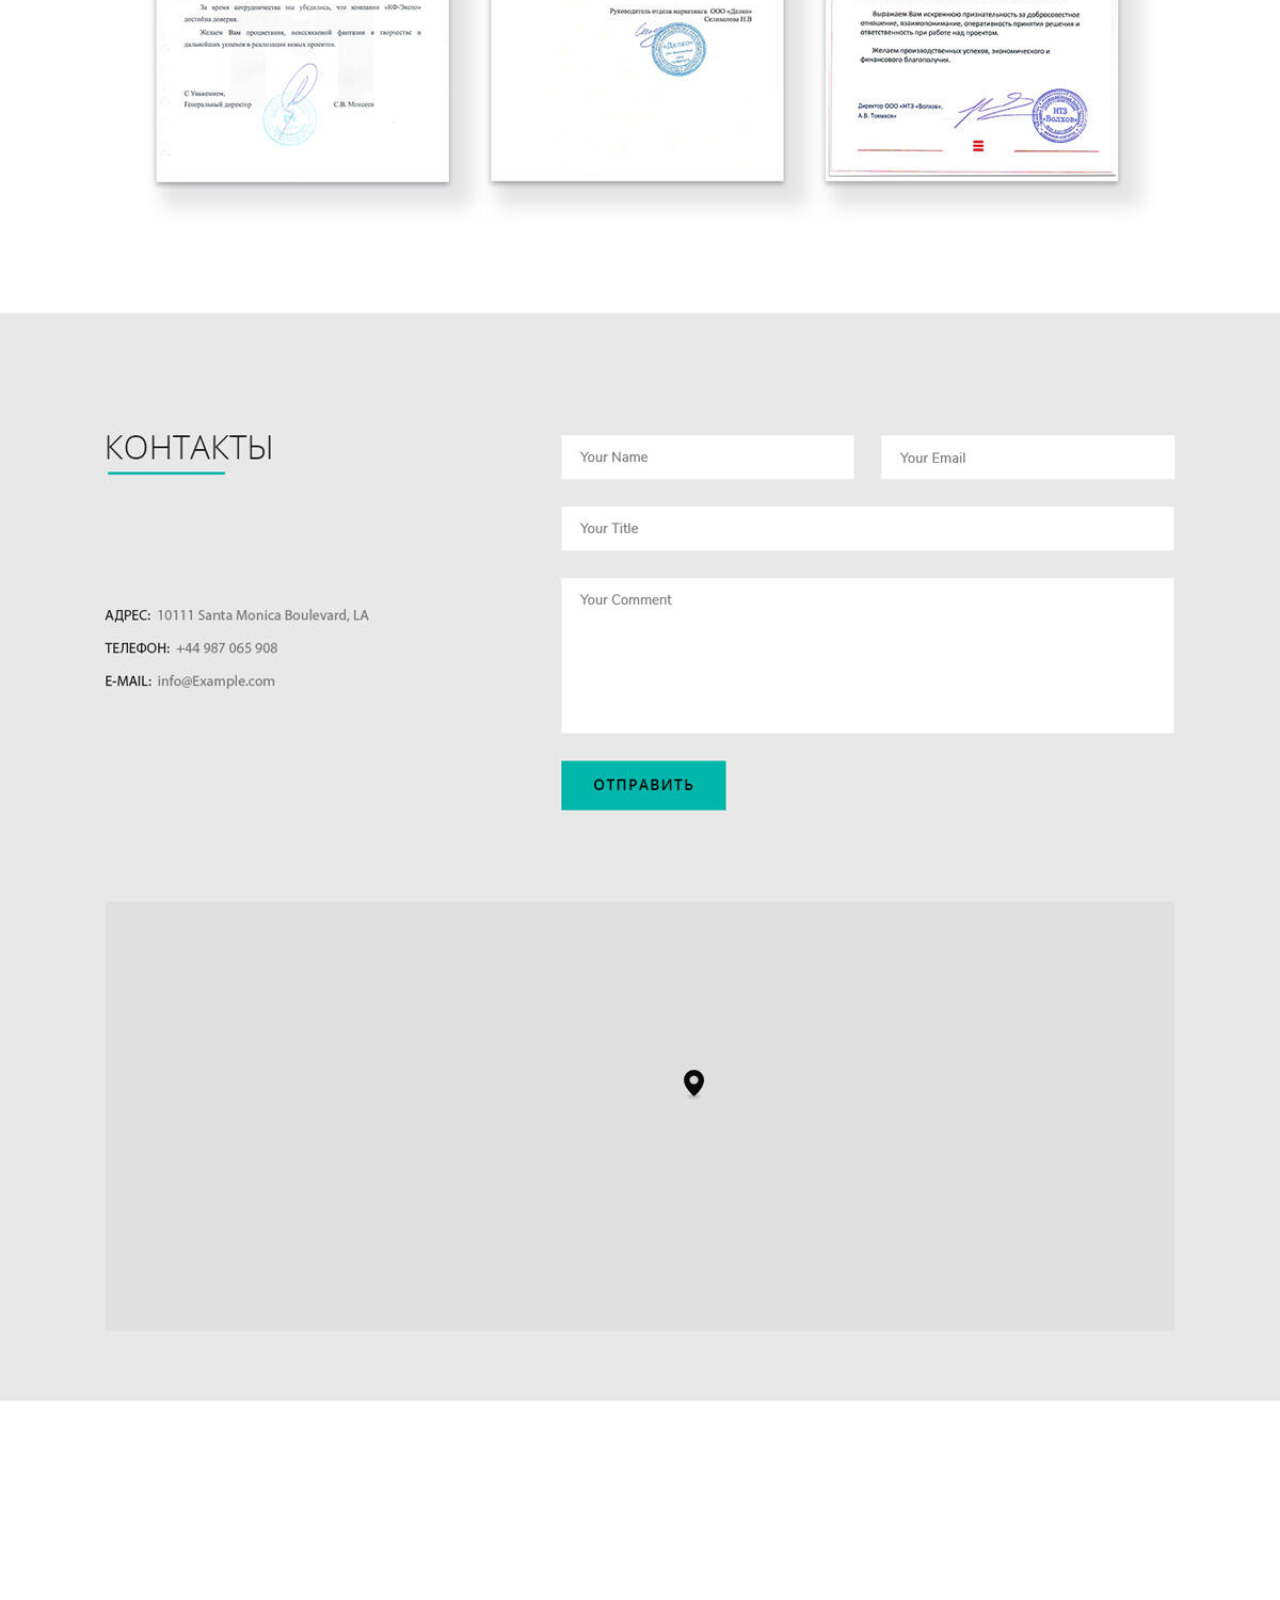
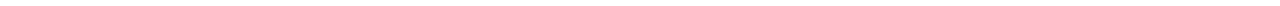
<file: gallery6.html>
<!DOCTYPE html>
<html lang="ru">

<head>
	<meta charset="UTF-8">
	<meta http-equiv="X-UA-Compatible" content="IE=edge">
	<meta name="viewport" content="width=device-width, initial-scale=1">
	<title>RISHA STUDIO</title>
	<link rel="stylesheet" href="css/style.css">
</head>

<body>


	
<img src="img/gallery-img-big6.jpg" alt="" style="width: 100%">





</body>

</html>
</file>
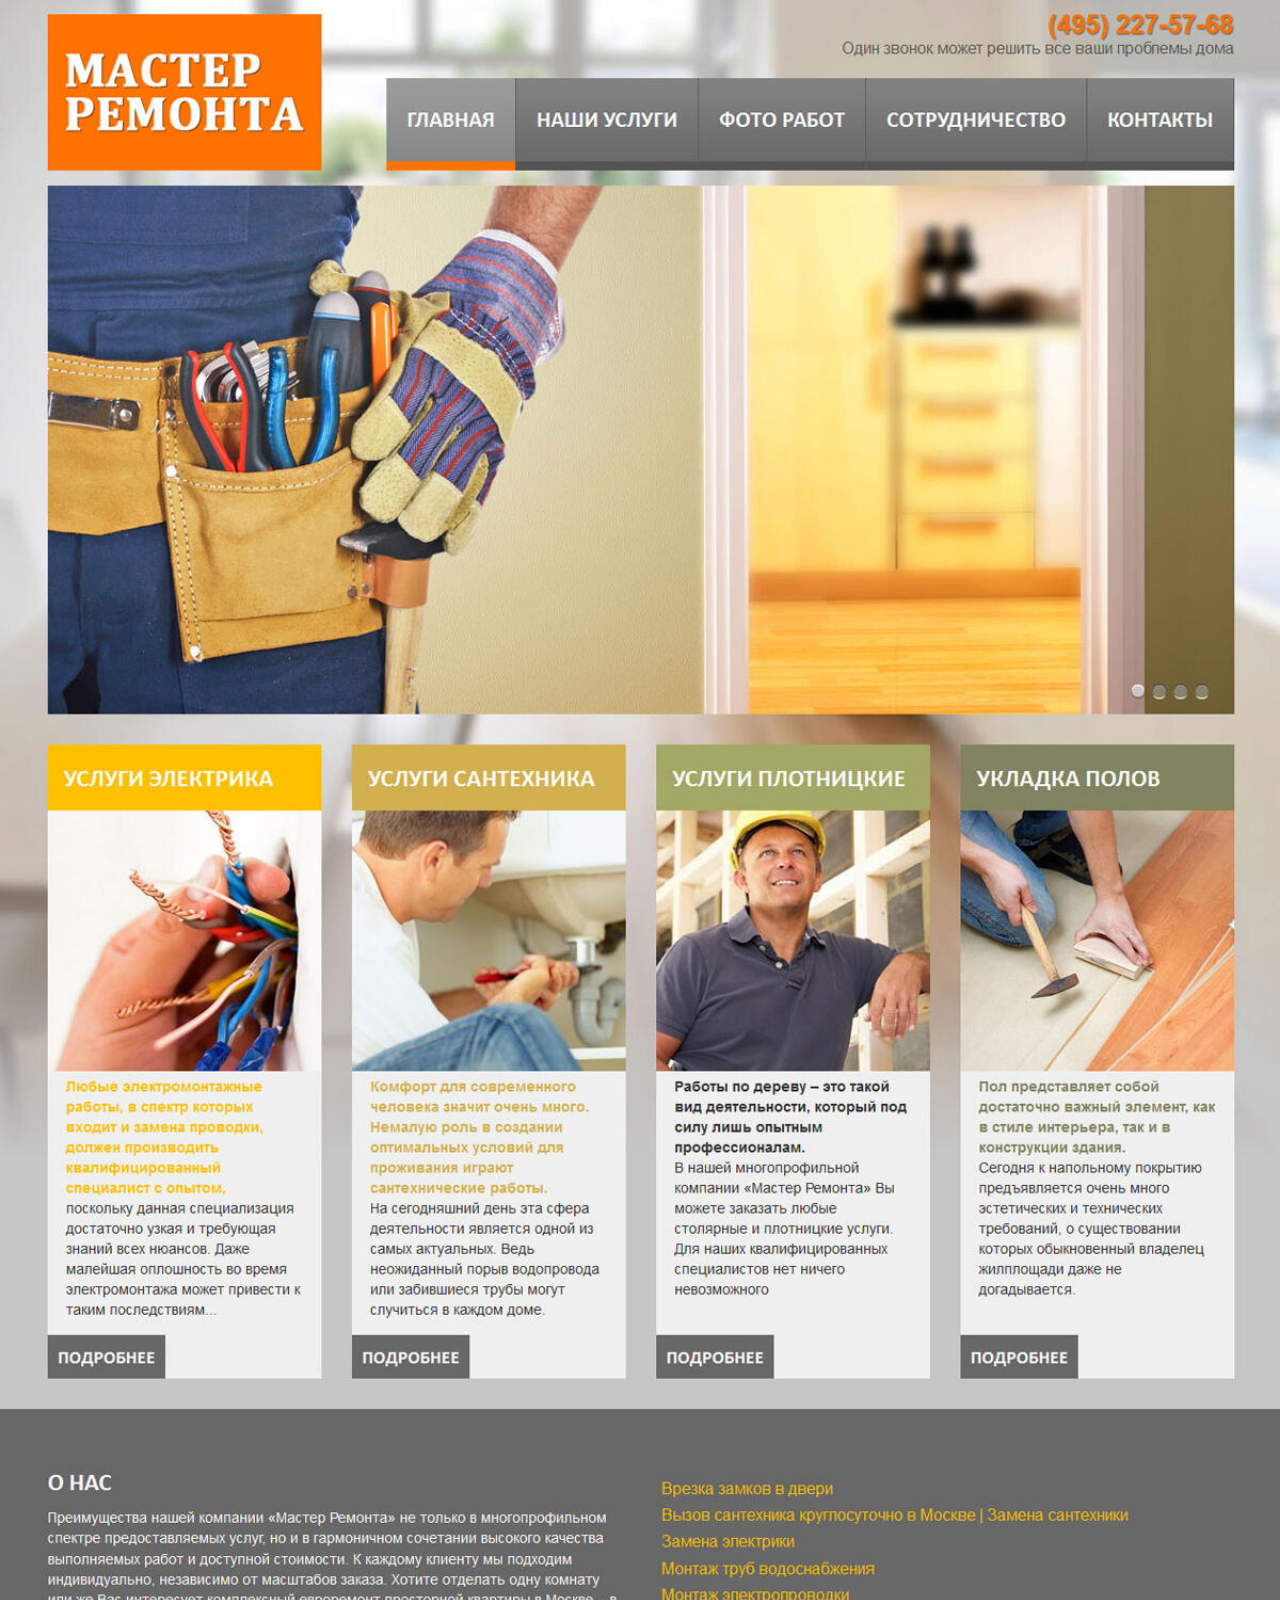
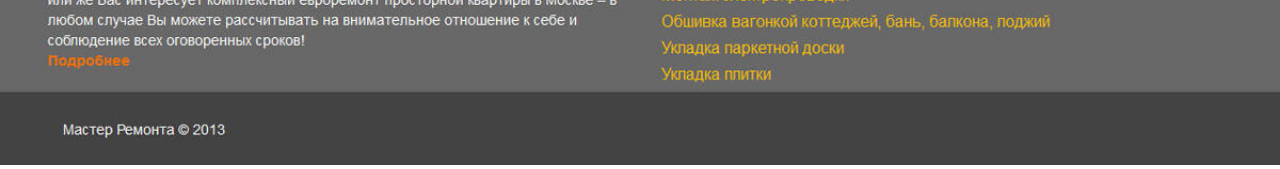
<file: gallery7.html>
<!DOCTYPE html>
<html lang="ru">

<head>
	<meta charset="UTF-8">
	<meta http-equiv="X-UA-Compatible" content="IE=edge">
	<meta name="viewport" content="width=device-width, initial-scale=1">
	<title>RISHA STUDIO</title>
	<link rel="stylesheet" href="css/style.css">
</head>

<body>


	
<img src="img/gallery-img-big7.jpg" alt="" style="width: 100%">





</body>

</html>
</file>
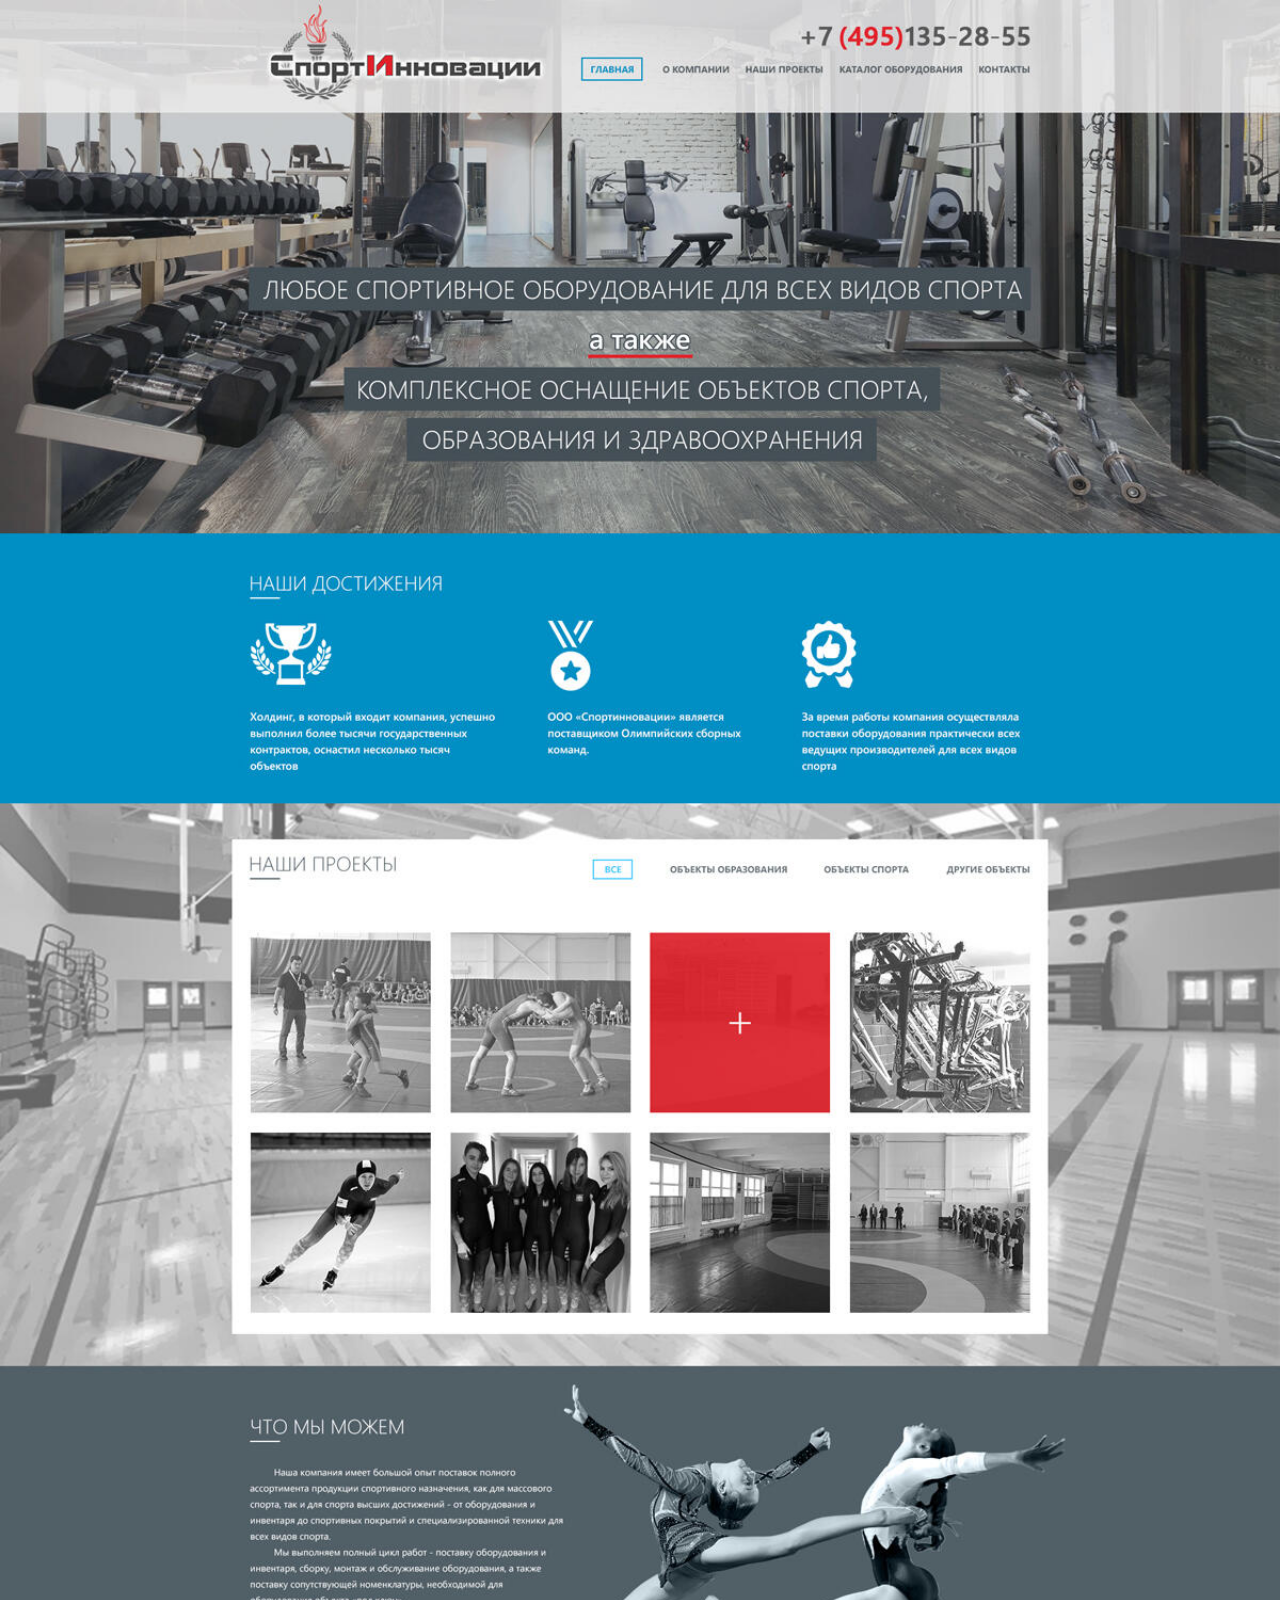
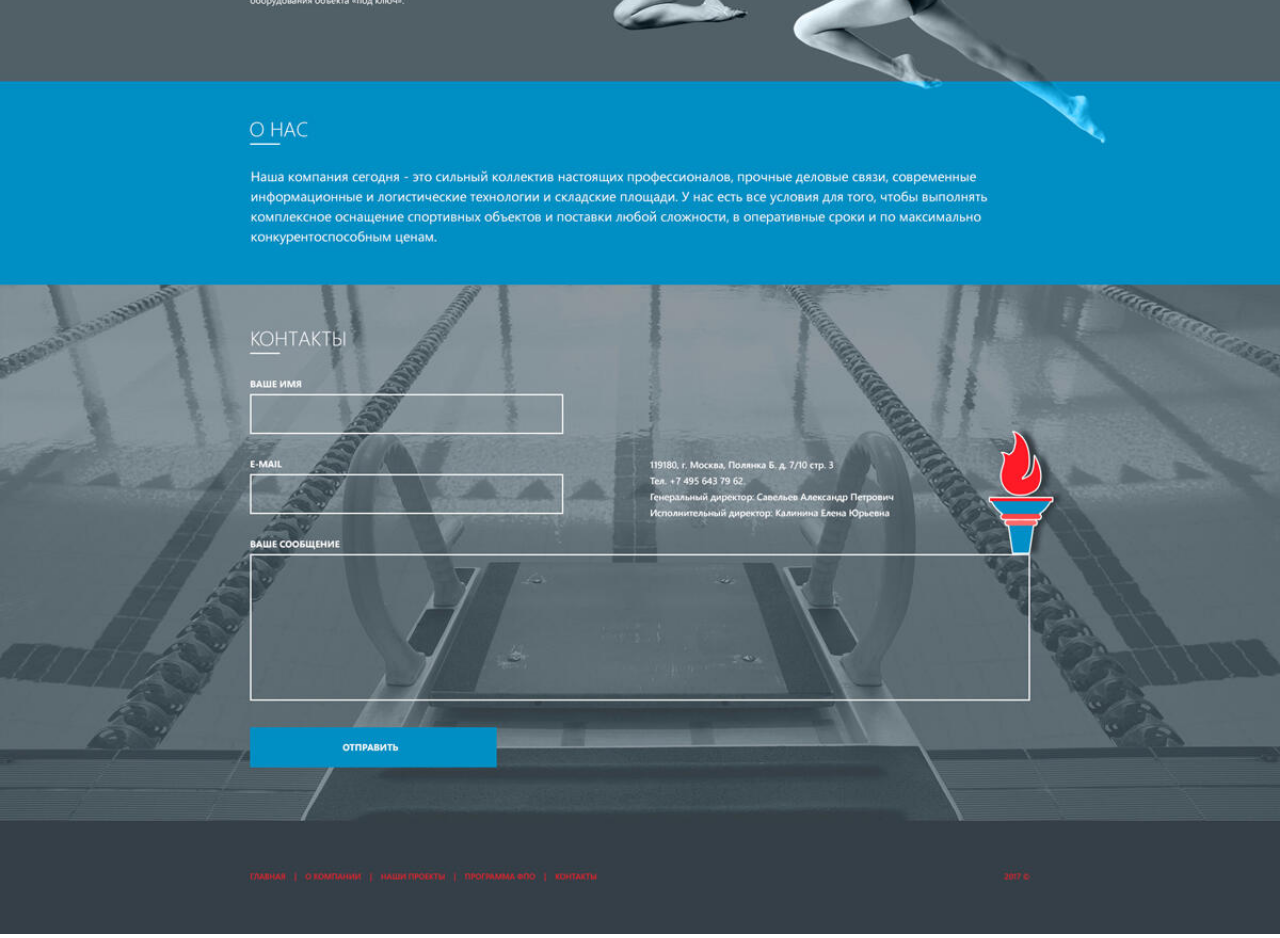
<file: gallery8.html>
<!DOCTYPE html>
<html lang="ru">

<head>
	<meta charset="UTF-8">
	<meta http-equiv="X-UA-Compatible" content="IE=edge">
	<meta name="viewport" content="width=device-width, initial-scale=1">
	<title>RISHA STUDIO</title>
	<link rel="stylesheet" href="css/style.css">
</head>

<body>


	
<img src="img/gallery-img-big8.jpg" alt="" style="width: 100%">





</body>

</html>
</file>
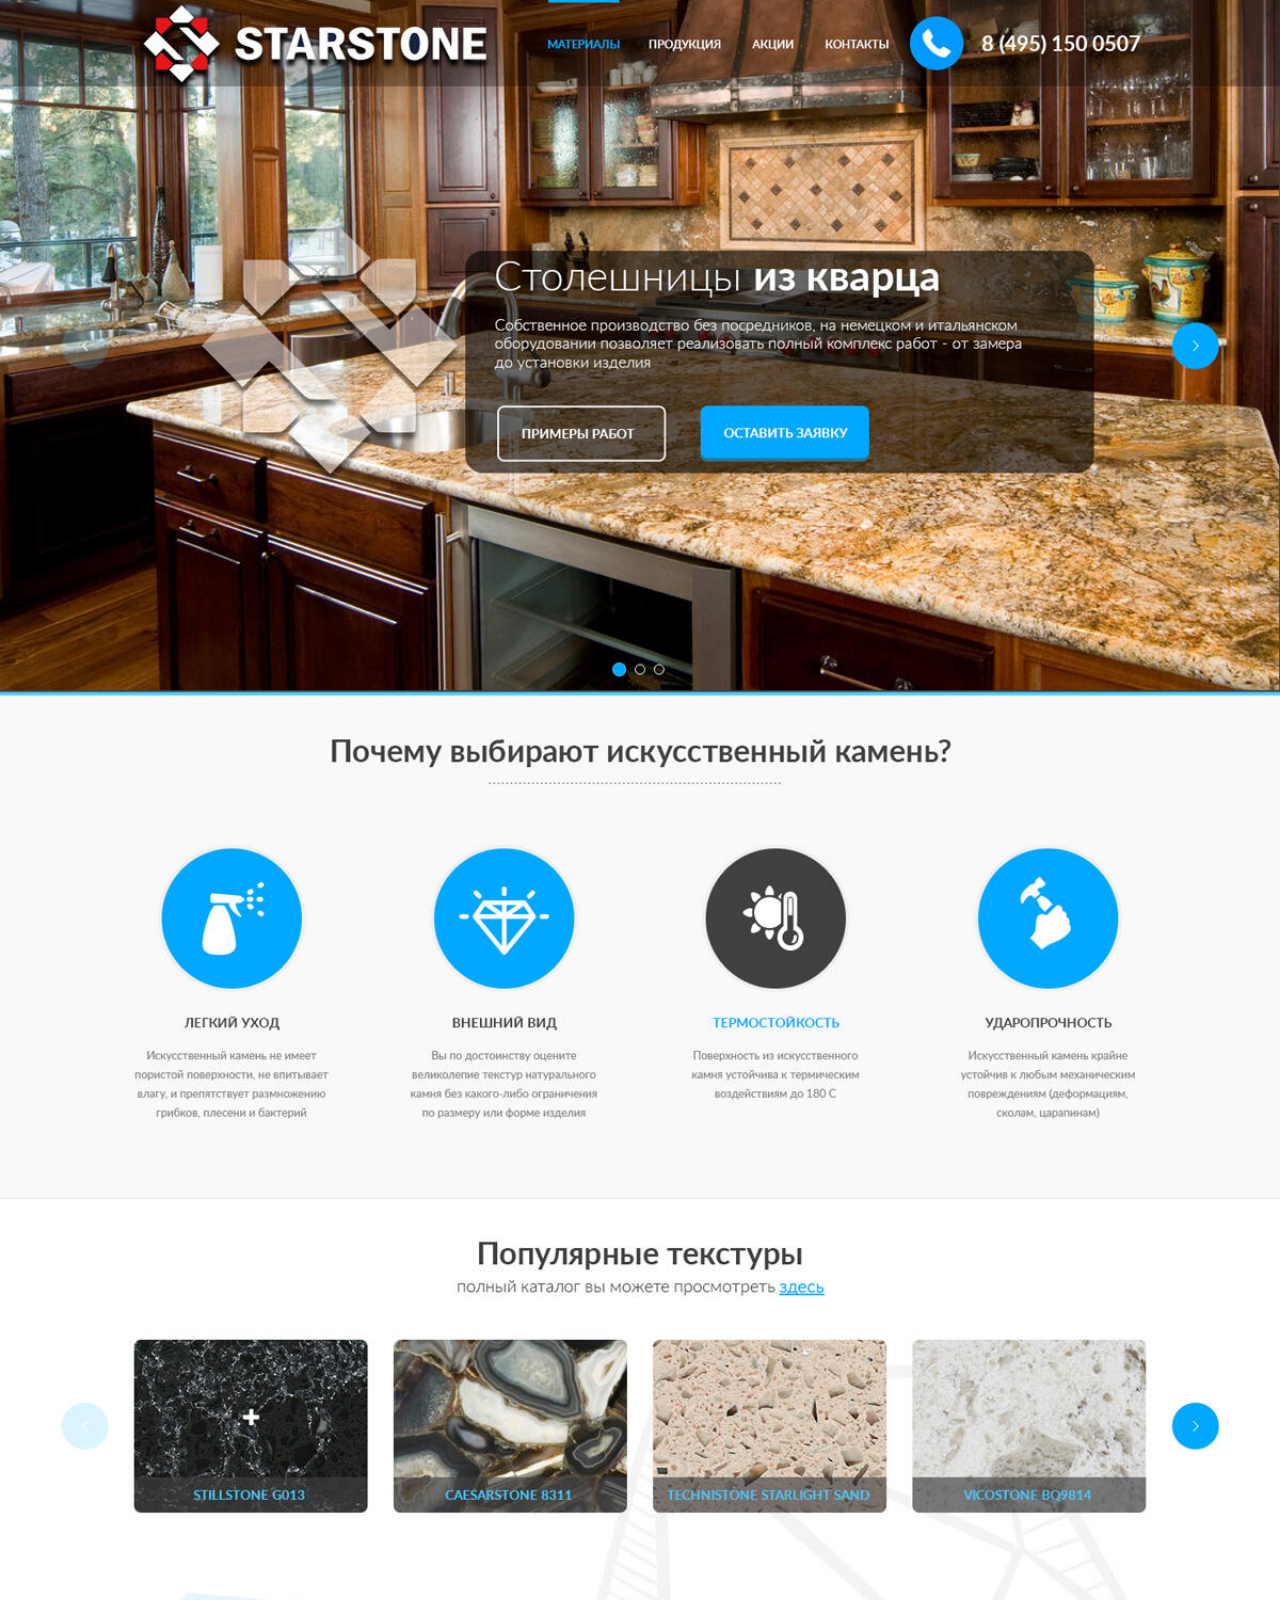
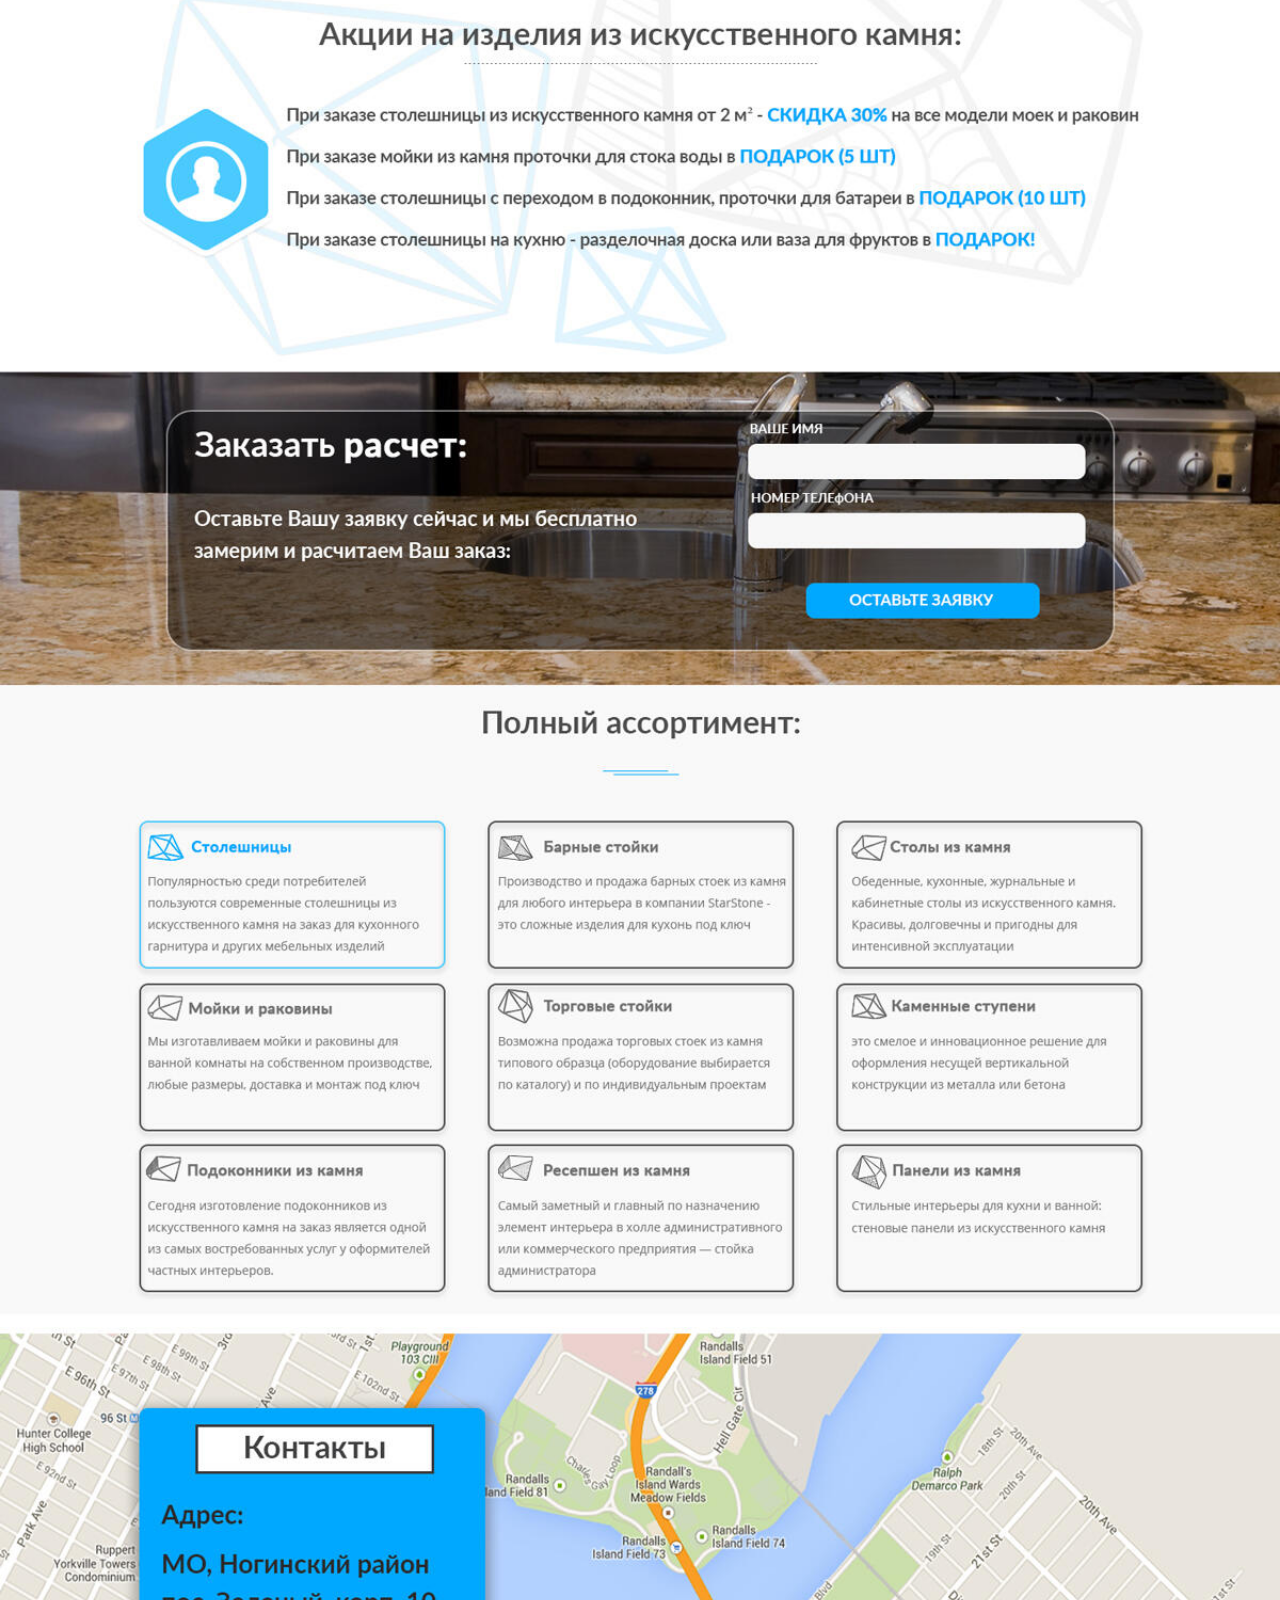
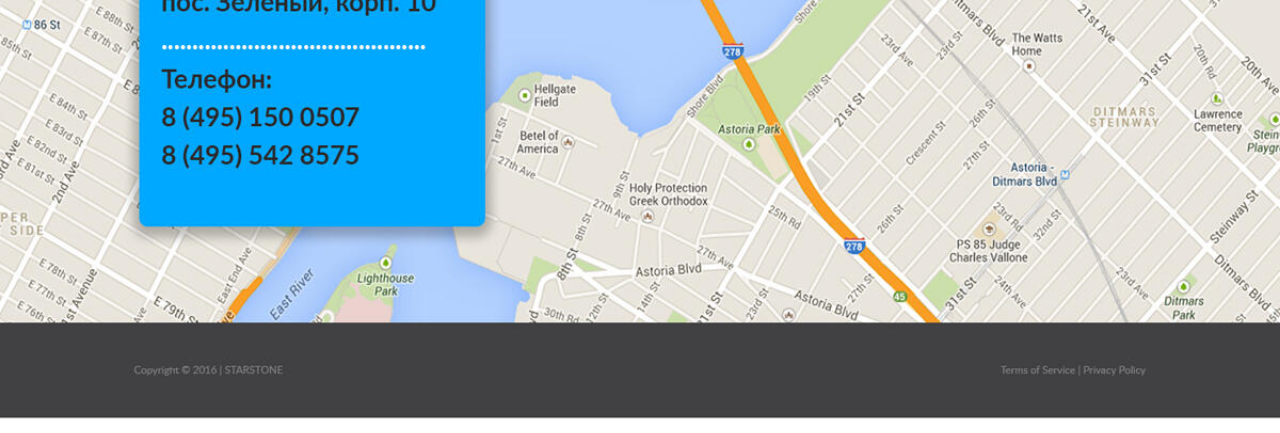
<file: gallery9.html>
<!DOCTYPE html>
<html lang="ru">

<head>
	<meta charset="UTF-8">
	<meta http-equiv="X-UA-Compatible" content="IE=edge">
	<meta name="viewport" content="width=device-width, initial-scale=1">
	<title>RISHA STUDIO</title>
	<link rel="stylesheet" href="css/style.css">
</head>

<body>


	
<img src="img/gallery-img-big9.jpg" alt="" style="width: 100%">





</body>

</html>
</file>
<file: css/style.css>
body,
html {
  font-family: "Montserrat", sans-serif; }
  body.overflow,
  html.overflow {
    overflow: hidden; }

* {
  box-sizing: border-box;
  margin: 0;
  padding: 0;
  font-family: "Montserrat", sans-serif;
  -webkit-locale: auto;
  white-space: normal; }

ul {
  list-style-type: none;
  padding: 0; }

a {
  text-decoration: none;
  transition: .3s;
  display: inline-block; }

button {
  cursor: pointer;
  transition: .3s;
  border: none; }

select:focus {
  outline: none; }

input,
button,
textarea,
a {
  border: none; }
  input:focus,
  button:focus,
  textarea:focus,
  a:focus {
    outline: none; }

.wrapper {
  max-width: 1200px;
  width: 100%;
  margin: 0 auto;
  padding: 0 15px; }
  @media (max-width: 1200px) {
    .wrapper {
      max-width: 993px; } }
  @media (max-width: 992px) {
    .wrapper {
      max-width: 768px; } }
  @media (max-width: 767px) {
    .wrapper {
      max-width: 581px; } }

.checkbox-wrap {
  margin-bottom: 30px; }
  .checkbox-wrap input[type=checkbox] {
    display: none; }
  .checkbox-wrap input:checked + label span:after {
    opacity: 1; }
  .checkbox-wrap label {
    display: -webkit-box;
    display: -ms-flexbox;
    display: flex;
    -webkit-box-align: center;
    -ms-flex-align: center;
    align-items: center; }
    .checkbox-wrap label span {
      width: 18px;
      min-width: 18px;
      height: 18px;
      display: inline-block;
      margin-right: 10px;
      border: 1px solid #eaeaea;
      position: relative;
      background: #fff; }
      @media (max-width: 767px) {
        .checkbox-wrap label span {
          margin-right: 10px; } }
      .checkbox-wrap label span:after {
        content: '';
        background: #eaeaea;
        width: 12px;
        height: 12px;
        position: absolute;
        top: 2px;
        left: 2px;
        transition: .3s;
        opacity: 0; }
    .checkbox-wrap label p {
      font-size: 11px;
      color: #333; }

.main-title {
  font-size: 31px;
  color: #002e5b;
  font-weight: bold;
  line-height: 36px;
  text-transform: uppercase; }

.main-link {
  font-size: 16px;
  font-weight: bold;
  color: #002e5b;
  position: relative; }
  .main-link:after {
    content: '';
    width: 100%;
    height: 2px;
    background: #002e5b;
    bottom: -5px;
    left: 0;
    position: absolute;
    transition: .3s; }
  .main-link:hover:after {
    width: 0; }

.select-wrap {
  min-width: 285px;
  position: relative; }
  @media (max-width: 767px) {
    .select-wrap {
      flex-grow: 1;
      min-width: inherit; } }
  .select-wrap .select2 {
    position: relative;
    width: 100% !important; }
    .select-wrap .select2 .selection {
      width: 100%; }
  .select-wrap .select2-container--default .select2-selection--single {
    background-color: transparent;
    height: 58px;
    text-align: left;
    border: none; }
    .select-wrap .select2-container--default .select2-selection--single:focus {
      outline: none; }
  .select-wrap .select2-container .select2-selection--single .select2-selection__rendered {
    padding-left: 12px !important;
    font-size: 14px;
    line-height: 58px;
    color: #333; }
    @media (max-width: 767px) {
      .select-wrap .select2-container .select2-selection--single .select2-selection__rendered {
        font-size: 12px; } }
  .select-wrap .select2-selection__arrow {
    width: 0 !important;
    height: 0 !important;
    top: 50% !important;
    margin-top: 0 !important;
    right: 12px !important;
    transform: translateY(-50%); }
    .select-wrap .select2-selection__arrow b {
      background: url(../img/celect-arrow.png) no-repeat center center;
      width: 21px !important;
      height: 12px !important;
      border: none !important;
      right: 0;
      left: inherit !important;
      margin-top: -5px !important; }
  .select-wrap .select2-container--default.select2-container--open .select2-selection--single .select2-selection__arrow b {
    transform: rotate(180deg); }

.select2-dropdown {
  border: none !important;
  background: #FFFFFF;
  min-width: 130px !important; }

.select2-container--default .select2-results > .select2-results__options {
  background: #fff;
  box-shadow: 2px 2px 4px rgba(211, 214, 215, 0.2), 0px 16px 16px rgba(211, 214, 215, 0.2), 0px 0px 4px rgba(211, 214, 215, 0.2), 0px 0px 64px rgba(211, 214, 215, 0.05), 0px 0px 32px rgba(211, 214, 215, 0.05); }
  .select2-container--default .select2-results > .select2-results__options::-webkit-scrollbar {
    width: 5px; }
  .select2-container--default .select2-results > .select2-results__options::-webkit-scrollbar-track {
    background: green; }
  .select2-container--default .select2-results > .select2-results__options::-webkit-scrollbar-thumb {
    background-color: red;
    border-radius: 4px; }

.select2-container--default .select2-results__option[aria-selected=true] {
  background: #fff; }

.select2-container--default .select2-results__option--highlighted[aria-selected] {
  background: #DCE3F7;
  color: #333;
  font-size: 15px; }
  @media (max-width: 767px) {
    .select2-container--default .select2-results__option--highlighted[aria-selected] {
      font-size: 12px; } }

.select2-container--open .select2-dropdown {
  bottom: 0 !important;
  top: 100%;
  box-shadow: 2px 2px 4px rgba(211, 214, 215, 0.2), 0px 16px 16px rgba(211, 214, 215, 0.2), 0px 0px 4px rgba(211, 214, 215, 0.2), 0px 0px 64px rgba(211, 214, 215, 0.05), 0px 0px 32px rgba(211, 214, 215, 0.05); }

.select2-results__option {
  padding: 6px 12px;
  font-size: 15px;
  font-weight: 500;
  color: #616161;
  height: 40px !important;
  line-height: 30px;
  background: #fff; }
  @media (max-width: 767px) {
    .select2-results__option {
      font-size: 12px; } }

@media (max-width: 992px) {
  .menu-wrap {
    visibility: visible !important;
    -webkit-animation: none !important;
    -moz-animation: none !important;
    -o-animation: none !important;
    -ms-animation: none !important;
    animation: none !important; } }
@media (min-width: 992px) {
  .no-wow {
    visibility: visible !important;
    -webkit-animation: none !important;
    -moz-animation: none !important;
    -o-animation: none !important;
    -ms-animation: none !important;
    animation: none !important; } }
.animated-btn {
  text-decoration: none;
  cursor: pointer;
  border: 1px solid #002e5b;
  border-radius: 8px;
  height: 40px;
  width: 250px;
  padding: 0;
  outline: none;
  overflow: hidden;
  transition: color 0.3s 0.1s ease-out;
  text-align: center;
  line-height: 250%;
  font-weight: bold;
  font-size: 15px;
  color: #002e5b !important;
  position: relative;
  z-index: 0;
  background: none !important; }
  .animated-btn::before {
    position: absolute;
    top: 0;
    left: 0;
    right: 0;
    bottom: 0;
    margin: auto;
    content: '';
    border-radius: 50%;
    display: block;
    width: 400px;
    height: 400px;
    line-height: 400px;
    left: 50%;
    transform: translateX(-50%);
    text-align: center;
    transition: box-shadow 0.5s ease-out;
    z-index: -1; }
  .animated-btn::after {
    position: absolute;
    top: 0;
    left: 0;
    right: 0;
    bottom: 0;
    margin: auto;
    content: '';
    display: block;
    width: 100%;
    height: 100%;
    z-index: -2;
    background-color: transparent; }
  .animated-btn:hover {
    color: #fde52c !important; }
    .animated-btn:hover::before {
      box-shadow: inset 0 0 0 200px #002e5b; }
  .animated-btn.animated-btn2 {
    height: 60px;
    border-radius: 0; }
    .animated-btn.animated-btn2:hover {
      color: #fff !important; }
  .animated-btn.animated-btn3 {
    height: 44px;
    border-radius: 0;
    color: #fde428 !important;
    border: 1px solid #fde428; }
    .animated-btn.animated-btn3:hover {
      color: #002e5b !important; }
      .animated-btn.animated-btn3:hover::before {
        box-shadow: inset 0 0 0 200px #fde428; }

#site-popup {
  max-width: 480px;
  width: 100%;
  margin: 0 auto; }
  #site-popup .popup-body {
    background: #002e5b;
    width: 100%;
    padding: 80px 20px 50px;
    position: relative; }
    #site-popup .popup-body .mfp-close {
      opacity: 1;
      position: absolute;
      right: 15px;
      top: 15px;
      background: url(../img/cancel.svg) no-repeat center center/cover;
      width: 24px;
      height: 24px; }
    #site-popup .popup-body #form {
      display: -webkit-box;
      display: -ms-flexbox;
      display: flex;
      -webkit-box-align: center;
      -ms-flex-align: center;
      align-items: center;
      -webkit-box-orient: vertical;
      -webkit-box-direction: normal;
      -ms-flex-direction: column;
      flex-direction: column;
      -webkit-box-pack: center;
      -ms-flex-pack: center;
      justify-content: center;
      max-width: 380px;
      width: 100%;
      margin: 0 auto; }
      #site-popup .popup-body #form input {
        margin-bottom: 20px;
        width: 100%;
        height: 44px;
        border-radius: 4px;
        font-size: 18px;
        font-weight: 300;
        color: #858585;
        padding: 0 20px; }
        #site-popup .popup-body #form input::-webkit-input-placeholder {
          color: #999;
          font-size: 18px;
          font-weight: 300; }
        #site-popup .popup-body #form input::-moz-placeholder {
          color: #999;
          font-size: 18px;
          font-weight: 300; }
        #site-popup .popup-body #form input:-ms-input-placeholder {
          color: #999;
          font-size: 18px;
          font-weight: 300; }
        #site-popup .popup-body #form input:-moz-placeholder {
          color: #999;
          font-size: 18px;
          font-weight: 300; }
        @media (max-width: 767px) {
          #site-popup .popup-body #form input {
            margin-right: 0;
            margin-bottom: 20px; } }
      #site-popup .popup-body #form button {
        border-radius: 4px;
        color: #002e5b;
        background: #fde428;
        height: 44px;
        max-width: 208px;
        width: 100%;
        font-weight: bold;
        text-transform: uppercase; }
        #site-popup .popup-body #form button:hover {
          background: #e6cb02; }

header {
  background: url(../img/header-bg.png) no-repeat bottom center/cover;
  height: 800px;
  position: relative;
  z-index: 1;
  overflow: hidden; }
  @media (max-width: 992px) {
    header {
      height: 600px; } }
  header .smoke {
    position: absolute;
    top: 100px;
    width: 100%;
    z-index: 4; }
    @media (max-width: 992px) {
      header .smoke {
        display: none; } }
  header .mountain {
    position: absolute;
    z-index: 3;
    right: 0;
    width: 600px;
    top: 120px; }
    @media (max-width: 992px) {
      header .mountain {
        display: none; } }
  header .top-head-line {
    padding: 30px 0 10px; }
    @media (max-width: 992px) {
      header .top-head-line {
        padding: 20px 0; } }
    header .top-head-line .wrapper {
      display: -webkit-box;
      display: -ms-flexbox;
      display: flex;
      -webkit-box-pack: justify;
      -ms-flex-pack: justify;
      justify-content: space-between; }
      @media (max-width: 992px) {
        header .top-head-line .wrapper {
          -webkit-box-align: center;
          -ms-flex-align: center;
          align-items: center; } }
      header .top-head-line .wrapper .drop-menu {
        display: none; }
        @media (max-width: 992px) {
          header .top-head-line .wrapper .drop-menu {
            display: inline-block; }
            header .top-head-line .wrapper .drop-menu img {
              width: 30px; } }
      header .top-head-line .wrapper .close-menu {
        display: none; }
        @media (max-width: 992px) {
          header .top-head-line .wrapper .close-menu {
            display: inline-block;
            margin-left: auto; }
            header .top-head-line .wrapper .close-menu img {
              width: 30px; } }
      header .top-head-line .wrapper .logo {
        width: 260px;
        position: relative;
        z-index: 1; }
        header .top-head-line .wrapper .logo .logo-text {
          font-size: 62px;
          color: #fff;
          line-height: 80px; }
          @media (max-width: 992px) {
            header .top-head-line .wrapper .logo .logo-text {
              font-size: 40px;
              line-height: 50px; } }
        header .top-head-line .wrapper .logo .line {
          height: 9px;
          width: 100%;
          background: #fde428;
          position: absolute;
          top: 50%;
          left: 0; }
          @media (max-width: 992px) {
            header .top-head-line .wrapper .logo .line {
              top: 47%;
              height: 5px;
              width: 83%; } }
          @media (max-width: 992px) {
            header .top-head-line .wrapper .logo .line {
              width: 160px; } }
      header .top-head-line .wrapper .menu-wrap {
        margin-left: auto;
        padding-top: 10px;
        display: -webkit-box;
        display: -ms-flexbox;
        display: flex;
        -webkit-box-orient: vertical;
        -webkit-box-direction: normal;
        -ms-flex-direction: column;
        flex-direction: column; }
        @media (max-width: 992px) {
          header .top-head-line .wrapper .menu-wrap {
            background: #002e5b;
            padding: 40px 15px;
            padding-top: 60px;
            height: 100vh;
            overflow-y: auto;
            top: 0;
            width: 320px;
            position: absolute;
            transition: .3s;
            transform: translateX(100%);
            z-index: 100;
            right: 0;
            opacity: 0; } }
        header .top-head-line .wrapper .menu-wrap.open {
          opacity: 1;
          transform: translateX(0); }
        header .top-head-line .wrapper .menu-wrap .main-menu {
          display: -webkit-box;
          display: -ms-flexbox;
          display: flex;
          margin-bottom: 20px; }
          @media (max-width: 992px) {
            header .top-head-line .wrapper .menu-wrap .main-menu {
              -webkit-box-orient: vertical;
              -webkit-box-direction: normal;
              -ms-flex-direction: column;
              flex-direction: column; } }
          header .top-head-line .wrapper .menu-wrap .main-menu li {
            margin-left: 20px; }
            @media (max-width: 992px) {
              header .top-head-line .wrapper .menu-wrap .main-menu li {
                margin: 0;
                margin-bottom: 20px; } }
            header .top-head-line .wrapper .menu-wrap .main-menu li:first-child {
              margin-left: 0; }
            header .top-head-line .wrapper .menu-wrap .main-menu li a {
              font-size: 24px;
              color: #fff;
              position: relative; }
              header .top-head-line .wrapper .menu-wrap .main-menu li a:after {
                content: '';
                width: 0;
                transition: .4s;
                height: 2px;
                position: absolute;
                bottom: -3px;
                left: 0;
                z-index: 1;
                background: #fff; }
              header .top-head-line .wrapper .menu-wrap .main-menu li a:hover:after {
                width: 100%; }
        header .top-head-line .wrapper .menu-wrap .phone-link {
          margin-left: auto;
          font-weight: bold;
          font-size: 24px;
          color: #fde428; }
          @media (max-width: 992px) {
            header .top-head-line .wrapper .menu-wrap .phone-link {
              margin-left: 0; } }
  header .style-block {
    max-width: 450px;
    width: 100%;
    position: absolute;
    top: 170px;
    right: 20%; }
    @media (max-width: 992px) {
      header .style-block {
        top: 150px;
        right: 5%; } }
    header .style-block > img {
      position: absolute;
      top: 0;
      right: 0; }
      @media (max-width: 992px) {
        header .style-block > img {
          width: 250px; } }
    header .style-block span {
      font-weight: 600;
      color: #fff;
      font-size: 51px;
      line-height: 51px;
      text-align: right;
      display: block;
      position: absolute;
      z-index: 7;
      top: 77px;
      right: 230px; }
      @media (max-width: 992px) {
        header .style-block span {
          right: 150px;
          top: 85px;
          font-size: 30px;
          line-height: 30px; } }
    header .style-block a {
      position: absolute;
      font-size: 21px;
      top: 270px;
      z-index: 7;
      right: 224px;
      color: #fde428;
      font-weight: bold; }
      @media (max-width: 992px) {
        header .style-block a {
          font-size: 18px;
          top: 225px;
          right: 160px; } }
      header .style-block a:after {
        content: '';
        width: 100%;
        bottom: -4px;
        left: 0;
        height: 2px;
        background: #fde428;
        position: absolute;
        transition: .3s; }
      header .style-block a:hover:after {
        width: 0; }

.more-possibilities {
  background: #fff;
  margin-top: -150px;
  position: relative;
  z-index: 0; }
  .more-possibilities .wrapper {
    display: -webkit-box;
    display: -ms-flexbox;
    display: flex;
    -webkit-box-pack: justify;
    -ms-flex-pack: justify;
    justify-content: space-between; }
    @media (max-width: 992px) {
      .more-possibilities .wrapper {
        -webkit-box-orient: vertical;
        -webkit-box-direction: normal;
        -ms-flex-direction: column;
        flex-direction: column; } }
    .more-possibilities .wrapper .text-wrap {
      max-width: 550px;
      width: 100%;
      margin-right: 20px;
      padding-top: 220px; }
      @media (max-width: 992px) {
        .more-possibilities .wrapper .text-wrap {
          max-width: 100%;
          margin-right: 0;
          margin-bottom: 30px; } }
      .more-possibilities .wrapper .text-wrap .main-title {
        margin-bottom: 20px; }
        @media (max-width: 1200px) {
          .more-possibilities .wrapper .text-wrap .main-title {
            font-size: 26px; }
            .more-possibilities .wrapper .text-wrap .main-title br {
              display: none; } }
        @media (max-width: 767px) {
          .more-possibilities .wrapper .text-wrap .main-title {
            font-size: 22px;
            line-height: 26px; } }
      .more-possibilities .wrapper .text-wrap p {
        margin-bottom: 25px;
        font-size: 21px;
        line-height: 24px;
        font-family: "Open Sans", sans-serif;
        color: #666; }
        @media (max-width: 767px) {
          .more-possibilities .wrapper .text-wrap p {
            font-size: 18px;
            line-height: 22px; } }
    .more-possibilities .wrapper .img-wrap {
      max-width: 500px;
      width: 100%;
      padding-top: 220px;
      padding-bottom: 100px;
      position: relative;
      z-index: 1; }
      @media (max-width: 992px) {
        .more-possibilities .wrapper .img-wrap {
          max-width: 100%;
          padding: 80px 0; } }
      @media (max-width: 767px) {
        .more-possibilities .wrapper .img-wrap {
          padding: 50px 0; } }
      .more-possibilities .wrapper .img-wrap:after {
        content: '';
        width: 270px;
        height: 100%;
        background: #fde428;
        position: absolute;
        top: 0;
        left: 50%;
        margin-left: -135px;
        z-index: -1; }
        @media (max-width: 767px) {
          .more-possibilities .wrapper .img-wrap:after {
            width: 170px;
            margin-left: -85px; } }
      .more-possibilities .wrapper .img-wrap .img {
        background: url(../img/possibilities-img.jpg) no-repeat center center/cover;
        width: 100%;
        height: 326px;
        position: relative; }
        @media (max-width: 767px) {
          .more-possibilities .wrapper .img-wrap .img {
            height: 250px; } }
        .more-possibilities .wrapper .img-wrap .img:after {
          content: '';
          position: absolute;
          top: 0px;
          left: 0px;
          -webkit-box-shadow: 0px 3px 12px 0px rgba(0, 0, 0, 0.5);
          -moz-box-shadow: 0px 3px 12px 0px rgba(0, 0, 0, 0.5);
          box-shadow: 0px 3px 12px 0px rgba(0, 0, 0, 0.5);
          width: 100%;
          height: 100%; }

.call-back {
  background: #002e5b;
  padding: 25px 0; }
  .call-back .wrapper {
    max-width: 970px; }
    .call-back .wrapper #form {
      display: -webkit-box;
      display: -ms-flexbox;
      display: flex;
      -webkit-box-align: center;
      -ms-flex-align: center;
      align-items: center; }
      @media (max-width: 767px) {
        .call-back .wrapper #form {
          -webkit-box-orient: vertical;
          -webkit-box-direction: normal;
          -ms-flex-direction: column;
          flex-direction: column;
          -webkit-box-pack: center;
          -ms-flex-pack: center;
          justify-content: center; } }
      .call-back .wrapper #form input {
        margin-right: 35px;
        max-width: 324px;
        width: 100%;
        height: 44px;
        border-radius: 4px;
        font-size: 18px;
        font-weight: 300;
        color: #858585;
        padding: 0 20px; }
        .call-back .wrapper #form input::-webkit-input-placeholder {
          color: #999;
          font-size: 18px;
          font-weight: 300; }
        .call-back .wrapper #form input::-moz-placeholder {
          color: #999;
          font-size: 18px;
          font-weight: 300; }
        .call-back .wrapper #form input:-ms-input-placeholder {
          color: #999;
          font-size: 18px;
          font-weight: 300; }
        .call-back .wrapper #form input:-moz-placeholder {
          color: #999;
          font-size: 18px;
          font-weight: 300; }
        @media (max-width: 767px) {
          .call-back .wrapper #form input {
            margin-right: 0;
            margin-bottom: 20px; } }
      .call-back .wrapper #form button {
        margin-left: auto;
        border-radius: 4px;
        color: #002e5b;
        background: #fde428;
        height: 44px;
        max-width: 208px;
        width: 100%;
        font-weight: bold;
        text-transform: uppercase; }
        @media (max-width: 767px) {
          .call-back .wrapper #form button {
            margin-left: 0; } }
        .call-back .wrapper #form button:hover {
          background: #e6cb02; }

.meaning-studio .wrapper {
  display: -webkit-box;
  display: -ms-flexbox;
  display: flex;
  -webkit-box-pack: justify;
  -ms-flex-pack: justify;
  justify-content: space-between; }
  @media (max-width: 992px) {
    .meaning-studio .wrapper {
      flex-direction: column-reverse; } }
  .meaning-studio .wrapper .video-wrap {
    padding: 100px 0;
    max-width: 500px;
    width: 100%;
    margin-right: 20px;
    position: relative; }
    @media (max-width: 992px) {
      .meaning-studio .wrapper .video-wrap {
        max-width: 100%;
        padding: 80px 0;
        margin-right: 0; } }
    @media (max-width: 767px) {
      .meaning-studio .wrapper .video-wrap {
        padding: 50px 0; } }
    .meaning-studio .wrapper .video-wrap:after {
      content: '';
      width: 270px;
      height: 100%;
      background: #fde428;
      position: absolute;
      top: 0;
      left: 50%;
      margin-left: -135px;
      z-index: -1; }
      @media (max-width: 767px) {
        .meaning-studio .wrapper .video-wrap:after {
          width: 180px;
          margin-left: -85px; } }
    @media (max-width: 992px) {
      .meaning-studio .wrapper .video-wrap .video {
        text-align: center; } }
    @media (max-width: 767px) {
      .meaning-studio .wrapper .video-wrap .video iframe {
        width: 100%; } }
  .meaning-studio .wrapper .text-wrap {
    margin-left: 20px;
    max-width: 570px;
    width: 100%;
    padding-top: 100px;
    padding-bottom: 10px; }
    @media (max-width: 992px) {
      .meaning-studio .wrapper .text-wrap {
        max-width: 100%;
        margin-right: 0;
        margin-bottom: 30px;
        margin-left: 0;
        padding: 0;
        margin-top: 50px; } }
    .meaning-studio .wrapper .text-wrap .main-title {
      margin-bottom: 30px; }
      @media (max-width: 1200px) {
        .meaning-studio .wrapper .text-wrap .main-title {
          font-size: 26px; } }
      @media (max-width: 767px) {
        .meaning-studio .wrapper .text-wrap .main-title {
          font-size: 22px;
          line-height: 26px; } }
    .meaning-studio .wrapper .text-wrap span {
      font-size: 21px;
      color: #666;
      font-family: "Open Sans", sans-serif;
      display: inline-block;
      font-style: italic;
      font-weight: bold;
      margin-bottom: 30px; }
      @media (max-width: 767px) {
        .meaning-studio .wrapper .text-wrap span {
          font-size: 18px; } }
    .meaning-studio .wrapper .text-wrap p {
      margin-bottom: 25px;
      font-size: 21px;
      font-family: "Open Sans", sans-serif;
      color: #666;
      line-height: 24px; }
      @media (max-width: 1200px) {
        .meaning-studio .wrapper .text-wrap p {
          margin-bottom: 15px; } }
      @media (max-width: 767px) {
        .meaning-studio .wrapper .text-wrap p {
          font-size: 18px;
          line-height: 22px; } }

.working-tools {
  background: #e8e8e8;
  padding: 60px 0 70px; }
  @media (max-width: 992px) {
    .working-tools {
      padding: 50px 0; } }
  .working-tools .wrapper h3 {
    font-weight: bold;
    font-size: 24px;
    line-height: 31px;
    font-weight: bold;
    color: #002e5b;
    margin-bottom: 20px;
    text-align: center;
    text-transform: uppercase; }
    @media (max-width: 992px) {
      .working-tools .wrapper h3 {
        font-size: 22px;
        line-height: 26px; }
        .working-tools .wrapper h3 br {
          display: none; } }
    @media (max-width: 992px) {
      .working-tools .wrapper h3 {
        font-size: 20px;
        line-height: 24px; } }
  .working-tools .wrapper > p {
    margin-bottom: 35px;
    font-size: 21px;
    line-height: 24px;
    text-align: center;
    color: #666; }
    @media (max-width: 992px) {
      .working-tools .wrapper > p {
        font-size: 18px;
        line-height: 22px; } }
  .working-tools .wrapper .tools-list {
    display: -webkit-box;
    display: -ms-flexbox;
    display: flex;
    -webkit-box-pack: justify;
    -ms-flex-pack: justify;
    justify-content: space-between; }
    @media (max-width: 992px) {
      .working-tools .wrapper .tools-list {
        -webkit-box-orient: vertical;
        -webkit-box-direction: normal;
        -ms-flex-direction: column;
        flex-direction: column; } }
    .working-tools .wrapper .tools-list li {
      width: calc((100% - 60px) / 3); }
      @media (max-width: 992px) {
        .working-tools .wrapper .tools-list li {
          width: 100%;
          margin: 0 auto 20px;
          max-width: 380px; }
          .working-tools .wrapper .tools-list li:last-child {
            margin-bottom: 0; } }
      .working-tools .wrapper .tools-list li .img {
        height: 190px;
        background-size: cover;
        background-repeat: no-repeat;
        background-position: center left;
        margin-bottom: 35px; }
        @media (max-width: 767px) {
          .working-tools .wrapper .tools-list li .img {
            height: 180px;
            margin-bottom: 30px; } }
      .working-tools .wrapper .tools-list li h4 {
        font-weight: bold;
        font-size: 17px;
        margin-bottom: 25px;
        color: #002e5b; }
      .working-tools .wrapper .tools-list li p {
        font-size: 16px;
        line-height: 24px;
        color: #333; }
        .working-tools .wrapper .tools-list li p span {
          font-weight: 600; }

.what {
  padding-top: 130px; }
  .what .wrapper {
    display: -webkit-box;
    display: -ms-flexbox;
    display: flex;
    -webkit-box-orient: vertical;
    -webkit-box-direction: normal;
    -ms-flex-direction: column;
    flex-direction: column; }
    .what .wrapper .top {
      display: -webkit-box;
      display: -ms-flexbox;
      display: flex;
      -webkit-box-pack: justify;
      -ms-flex-pack: justify;
      justify-content: space-between;
      background: #d9e0e7; }
      @media (max-width: 992px) {
        .what .wrapper .top {
          -webkit-box-orient: vertical;
          -webkit-box-direction: normal;
          -ms-flex-direction: column;
          flex-direction: column; } }
      .what .wrapper .top .person-wrap {
        position: relative;
        z-index: 2;
        min-width: 580px;
        width: 100%;
        margin-right: 30px; }
        @media (max-width: 992px) {
          .what .wrapper .top .person-wrap {
            margin: 0 auto;
            min-width: 100%; } }
        .what .wrapper .top .person-wrap .img {
          width: 300px;
          height: 300px;
          border-radius: 50%;
          background: url(../img/person-img.jpg) no-repeat -110px center/cover;
          -webkit-box-shadow: 6px 5px 15px 0px rgba(0, 0, 0, 0.2);
          -moz-box-shadow: 6px 5px 15px 0px rgba(0, 0, 0, 0.2);
          box-shadow: 6px 5px 15px 0px rgba(0, 0, 0, 0.2);
          margin-top: -90px;
          margin-left: -15px; }
          @media (max-width: 992px) {
            .what .wrapper .top .person-wrap .img {
              margin: -100px auto 0;
              width: 290px;
              height: 290px; } }
        .what .wrapper .top .person-wrap .person-info {
          position: absolute;
          top: -20px;
          right: 0;
          padding: 20px;
          background: #002e5b;
          max-width: 340px;
          width: 100%;
          display: -webkit-box;
          display: -ms-flexbox;
          display: flex;
          -webkit-box-orient: vertical;
          -webkit-box-direction: normal;
          -ms-flex-direction: column;
          flex-direction: column; }
          @media (max-width: 992px) {
            .what .wrapper .top .person-wrap .person-info {
              top: 170px;
              right: inherit;
              left: 50%;
              transform: translateX(-50%); } }
          .what .wrapper .top .person-wrap .person-info img {
            align-self: flex-start;
            margin-bottom: 20px; }
          .what .wrapper .top .person-wrap .person-info span {
            font-size: 18px;
            line-height: 24px;
            color: #fff; }
      .what .wrapper .top .text-wrap {
        padding-right: 20px;
        padding-top: 5px; }
        @media (max-width: 992px) {
          .what .wrapper .top .text-wrap {
            padding: 170px 20px 0; } }
        .what .wrapper .top .text-wrap h4 {
          margin-bottom: 20px;
          font-size: 27px;
          color: #002e5b;
          font-weight: bold; }
          @media (max-width: 767px) {
            .what .wrapper .top .text-wrap h4 {
              font-size: 24px; } }
        .what .wrapper .top .text-wrap p {
          font-size: 18px;
          line-height: 24px;
          color: #333; }
          @media (max-width: 767px) {
            .what .wrapper .top .text-wrap p {
              font-size: 16px;
              line-height: 20px; } }
    .what .wrapper .what-list {
      overflow: hidden;
      margin-top: -5px; }
      .what .wrapper .what-list li {
        padding: 20px;
        padding-left: 85px;
        position: relative;
        z-index: 1;
        background: #d9e0e7; }
        @media (max-width: 767px) {
          .what .wrapper .what-list li {
            padding-left: 70px; } }
        .what .wrapper .what-list li:nth-child(even) {
          background: #e8e8e8; }
        .what .wrapper .what-list li .name {
          font-size: 19px;
          font-weight: 600;
          color: #002e5b;
          text-transform: uppercase; }
          @media (max-width: 767px) {
            .what .wrapper .what-list li .name {
              font-size: 18px; } }
        .what .wrapper .what-list li p {
          font-size: 18px;
          line-height: 20px;
          color: #333; }
          @media (max-width: 767px) {
            .what .wrapper .what-list li p {
              font-size: 16px; } }
        .what .wrapper .what-list li:after {
          content: '';
          position: absolute;
          z-index: -1;
          top: 50%;
          transform: translateY(-50%);
          left: -15px; }
          @media (max-width: 767px) {
            .what .wrapper .what-list li:after {
              left: -25px; } }
        .what .wrapper .what-list li:nth-child(1):after {
          background: url(../img/what-list-img1.png) no-repeat center center/cover;
          width: 64px;
          height: 49px; }
        .what .wrapper .what-list li:nth-child(2):after {
          background: url(../img/what-list-img2.png) no-repeat center center/cover;
          width: 81px;
          height: 49px; }
        .what .wrapper .what-list li:nth-child(3):after {
          background: url(../img/what-list-img3.png) no-repeat center center/cover;
          width: 81px;
          height: 49px; }
        .what .wrapper .what-list li:nth-child(4):after {
          background: url(../img/what-list-img4.png) no-repeat center center/cover;
          width: 89px;
          height: 49px; }
    .what .wrapper .money-text {
      margin: 40px 0;
      font-size: 24px;
      font-weight: bold;
      color: #d03246;
      text-transform: uppercase;
      margin-left: auto; }
      @media (max-width: 767px) {
        .what .wrapper .money-text {
          font-size: 20px;
          margin: 30px 0; } }

.word-clients {
  padding: 50px 0 100px;
  background: #e8e8e8; }
  @media (max-width: 767px) {
    .word-clients {
      padding: 50px 0; } }
  .word-clients .wrapper h2 {
    font-weight: bold;
    margin-bottom: 15px;
    color: #002e5b;
    font-size: 28px; }
  .word-clients .wrapper > p {
    font-size: 18px;
    line-height: 24px;
    margin-bottom: 20px;
    color: #333; }
  .word-clients .wrapper .clients-slider-wrap {
    position: relative; }
    .word-clients .wrapper .clients-slider-wrap .slider-navigation button {
      position: absolute;
      z-index: 100; }
      .word-clients .wrapper .clients-slider-wrap .slider-navigation button:before {
        content: none; }
      .word-clients .wrapper .clients-slider-wrap .slider-navigation button.slick-prev {
        transform: rotate(180deg); }
        @media (max-width: 1400px) {
          .word-clients .wrapper .clients-slider-wrap .slider-navigation button.slick-prev {
            left: 30px; } }
        @media (max-width: 1200px) {
          .word-clients .wrapper .clients-slider-wrap .slider-navigation button.slick-prev {
            left: 20px; } }
        @media (max-width: 767px) {
          .word-clients .wrapper .clients-slider-wrap .slider-navigation button.slick-prev {
            left: 10px; } }
      @media (max-width: 1400px) {
        .word-clients .wrapper .clients-slider-wrap .slider-navigation button.slick-next {
          right: 30px; } }
      @media (max-width: 1200px) {
        .word-clients .wrapper .clients-slider-wrap .slider-navigation button.slick-next {
          right: 20px; } }
      @media (max-width: 767px) {
        .word-clients .wrapper .clients-slider-wrap .slider-navigation button.slick-next {
          right: 10px; } }
      @media (max-width: 1400px) {
        .word-clients .wrapper .clients-slider-wrap .slider-navigation button img {
          width: 60px; } }
      @media (max-width: 1200px) {
        .word-clients .wrapper .clients-slider-wrap .slider-navigation button img {
          width: 40px; } }
      @media (max-width: 767px) {
        .word-clients .wrapper .clients-slider-wrap .slider-navigation button img {
          width: 30px; } }
    .word-clients .wrapper .clients-slider-wrap .clients-slider {
      padding: 0 60px;
      margin-bottom: 0;
      overflow: hidden; }
      @media (max-width: 767px) {
        .word-clients .wrapper .clients-slider-wrap .clients-slider {
          padding: 0 40px; } }
      .word-clients .wrapper .clients-slider-wrap .clients-slider .slick-list {
        margin: 0 -20px; }
        @media (max-width: 1200px) {
          .word-clients .wrapper .clients-slider-wrap .clients-slider .slick-list {
            margin: 0 -10px; } }
      .word-clients .wrapper .clients-slider-wrap .clients-slider .item {
        margin: 20px;
        -webkit-box-shadow: 0px 3px 12px 0px rgba(0, 0, 0, 0.5);
        -moz-box-shadow: 0px 3px 12px 0px rgba(0, 0, 0, 0.5);
        box-shadow: 0px 3px 12px 0px rgba(0, 0, 0, 0.5); }
        @media (max-width: 1200px) {
          .word-clients .wrapper .clients-slider-wrap .clients-slider .item {
            margin: 20px 10px; } }
        .word-clients .wrapper .clients-slider-wrap .clients-slider .item img {
          width: 100%; }

.transparent-prices {
  padding: 30px 0 50px;
  background: url(../img/transparent-bg2.jpg) no-repeat center center/cover; }
  @media (max-width: 767px) {
    .transparent-prices {
      padding: 50px 0; } }
  .transparent-prices .wrapper {
    display: -webkit-box;
    display: -ms-flexbox;
    display: flex;
    position: relative; }
    .transparent-prices .wrapper > img {
      position: absolute;
      bottom: -50px;
      right: 0; }
      @media (max-width: 1200px) {
        .transparent-prices .wrapper > img {
          width: 300px; } }
      @media (max-width: 992px) {
        .transparent-prices .wrapper > img {
          display: none; } }
    .transparent-prices .wrapper .text-wrap {
      max-width: 690px;
      width: 100%; }
      @media (max-width: 992px) {
        .transparent-prices .wrapper .text-wrap {
          max-width: 100%; } }
      .transparent-prices .wrapper .text-wrap .top-texts {
        display: -webkit-box;
        display: -ms-flexbox;
        display: flex;
        -webkit-box-align: center;
        -ms-flex-align: center;
        align-items: center;
        margin-bottom: 30px; }
        @media (max-width: 767px) {
          .transparent-prices .wrapper .text-wrap .top-texts {
            -webkit-box-orient: vertical;
            -webkit-box-direction: normal;
            -ms-flex-direction: column;
            flex-direction: column;
            align-items: flex-start;
            margin-bottom: 10px; } }
        .transparent-prices .wrapper .text-wrap .top-texts > a {
          font-size: 28px;
          position: relative;
          color: #fff;
          font-weight: 700;
          margin-right: 40px; }
          @media (max-width: 767px) {
            .transparent-prices .wrapper .text-wrap .top-texts > a {
              margin-bottom: 20px;
              font-size: 24px;
              margin-right: 0; } }
          .transparent-prices .wrapper .text-wrap .top-texts > a:after {
            content: '';
            height: 2px;
            width: 100%;
            bottom: 0px;
            position: absolute;
            left: 0;
            background: #fff;
            transition: .3s; }
          .transparent-prices .wrapper .text-wrap .top-texts > a:hover:after {
            width: 0; }
        .transparent-prices .wrapper .text-wrap .top-texts span {
          font-size: 18px;
          color: #fff;
          font-weight: 800;
          font-style: italic;
          margin-top: 4px; }
      .transparent-prices .wrapper .text-wrap .prices-wrap {
        position: relative;
        min-height: 490px;
        padding-top: 45px;
        padding-bottom: 40px;
        display: -webkit-box;
        display: -ms-flexbox;
        display: flex;
        -webkit-box-orient: vertical;
        -webkit-box-direction: normal;
        -ms-flex-direction: column;
        flex-direction: column; }
        @media (max-width: 992px) {
          .transparent-prices .wrapper .text-wrap .prices-wrap {
            width: 100%; } }
        @media (max-width: 767px) {
          .transparent-prices .wrapper .text-wrap .prices-wrap {
            padding-top: 35px;
            min-height: inherit;
            padding-bottom: 0; } }
        .transparent-prices .wrapper .text-wrap .prices-wrap:after {
          content: '';
          background: url(../img/transparent-border.png) no-repeat center center/cover;
          width: 607px;
          height: 490px;
          position: absolute;
          top: 0;
          left: 0; }
          @media (max-width: 767px) {
            .transparent-prices .wrapper .text-wrap .prices-wrap:after {
              content: none; } }
        .transparent-prices .wrapper .text-wrap .prices-wrap .num-wrap {
          padding-left: 40px;
          margin-top: auto;
          position: relative;
          z-index: 1; }
          @media (max-width: 767px) {
            .transparent-prices .wrapper .text-wrap .prices-wrap .num-wrap {
              padding-left: 0; } }
          .transparent-prices .wrapper .text-wrap .prices-wrap .num-wrap span {
            font-size: 14px;
            font-weight: 600;
            color: #fff;
            margin-right: 10px;
            display: inline-block;
            text-transform: uppercase; }
          .transparent-prices .wrapper .text-wrap .prices-wrap .num-wrap a {
            background: #fde428;
            color: #002e5b;
            font-size: 26px;
            font-weight: bold;
            padding: 4px 12px; }
            @media (max-width: 767px) {
              .transparent-prices .wrapper .text-wrap .prices-wrap .num-wrap a {
                margin-top: 10px;
                font-size: 22px; } }
            .transparent-prices .wrapper .text-wrap .prices-wrap .num-wrap a:hover {
              margin-left: 5px; }
        .transparent-prices .wrapper .text-wrap .prices-wrap .prices-list {
          max-width: 560px;
          width: 100%;
          padding-left: 7px; }
          .transparent-prices .wrapper .text-wrap .prices-wrap .prices-list li {
            position: relative;
            padding-left: 32px;
            margin-bottom: 13px; }
            .transparent-prices .wrapper .text-wrap .prices-wrap .prices-list li:after {
              content: '';
              background: url(../img/transparent-circle.png) no-repeat center center/cover;
              width: 24px;
              height: 24px;
              left: 0;
              top: 2px;
              position: absolute; }
            .transparent-prices .wrapper .text-wrap .prices-wrap .prices-list li > p {
              font-style: italic;
              font-weight: 300;
              color: #fff;
              font-size: 16px;
              white-space: nowrap;
              margin-top: 3px; }
              @media (max-width: 767px) {
                .transparent-prices .wrapper .text-wrap .prices-wrap .prices-list li > p {
                  white-space: inherit; } }
            .transparent-prices .wrapper .text-wrap .prices-wrap .prices-list li .texts {
              display: -webkit-box;
              display: -ms-flexbox;
              display: flex;
              -webkit-box-align: center;
              -ms-flex-align: center;
              align-items: center;
              -webkit-box-pack: justify;
              -ms-flex-pack: justify;
              justify-content: space-between; }
              @media (max-width: 767px) {
                .transparent-prices .wrapper .text-wrap .prices-wrap .prices-list li .texts {
                  -webkit-box-orient: vertical;
                  -webkit-box-direction: normal;
                  -ms-flex-direction: column;
                  flex-direction: column;
                  align-items: flex-start; } }
              .transparent-prices .wrapper .text-wrap .prices-wrap .prices-list li .texts .yellow {
                font-weight: 600;
                color: #fde52c;
                font-size: 22px; }
                @media (max-width: 767px) {
                  .transparent-prices .wrapper .text-wrap .prices-wrap .prices-list li .texts .yellow {
                    font-size: 20px; } }
              .transparent-prices .wrapper .text-wrap .prices-wrap .prices-list li .texts .white {
                font-size: 22px;
                font-weight: bold;
                color: #fff; }
                @media (max-width: 767px) {
                  .transparent-prices .wrapper .text-wrap .prices-wrap .prices-list li .texts .white {
                    font-size: 20px; } }

.operating-procedure {
  padding: 50px 0; }
  .operating-procedure .wrapper {
    display: -webkit-box;
    display: -ms-flexbox;
    display: flex; }
    @media (max-width: 1200px) {
      .operating-procedure .wrapper {
        flex-direction: column-reverse; } }
    .operating-procedure .wrapper > img {
      padding-right: 30px;
      width: 50%; }
      @media (max-width: 1200px) {
        .operating-procedure .wrapper > img {
          margin-right: 0;
          max-width: 500px;
          padding-right: 0;
          width: 100%;
          margin: 30px auto 0; } }
    .operating-procedure .wrapper .text-wrap {
      padding-top: 90px;
      width: 50%; }
      @media (max-width: 1200px) {
        .operating-procedure .wrapper .text-wrap {
          padding-top: 0;
          width: 100%; } }
      .operating-procedure .wrapper .text-wrap .top {
        display: -webkit-box;
        display: -ms-flexbox;
        display: flex;
        margin-bottom: 40px; }
        @media (max-width: 767px) {
          .operating-procedure .wrapper .text-wrap .top {
            flex-direction: column-reverse;
            margin-bottom: 20px; } }
        .operating-procedure .wrapper .text-wrap .top .style-block {
          margin-right: 25px;
          background: #002e5b;
          display: -webkit-box;
          display: -ms-flexbox;
          display: flex;
          -webkit-box-orient: vertical;
          -webkit-box-direction: normal;
          -ms-flex-direction: column;
          flex-direction: column;
          padding: 20px;
          min-width: 360px;
          margin-left: -180px; }
          @media (max-width: 1200px) {
            .operating-procedure .wrapper .text-wrap .top .style-block {
              margin-left: 0; } }
          @media (max-width: 767px) {
            .operating-procedure .wrapper .text-wrap .top .style-block {
              margin-top: 20px;
              margin-right: 0;
              min-width: 100%; } }
          .operating-procedure .wrapper .text-wrap .top .style-block img {
            align-self: flex-start;
            margin-bottom: 15px; }
          .operating-procedure .wrapper .text-wrap .top .style-block span {
            font-size: 17px;
            line-height: 24px;
            color: #fff;
            font-weight: 600; }
        .operating-procedure .wrapper .text-wrap .top .top-info h4 {
          font-size: 29px;
          color: #002e5b;
          margin-bottom: 20px;
          font-weight: 600; }
        .operating-procedure .wrapper .text-wrap .top .top-info span {
          color: #002e5b;
          font-weight: bold;
          font-size: 18px; }
        .operating-procedure .wrapper .text-wrap .top .top-info p {
          font-size: 18px;
          color: #333;
          line-height: 20px; }
      .operating-procedure .wrapper .text-wrap .bottom .procedure-list {
        margin-bottom: 30px; }
        .operating-procedure .wrapper .text-wrap .bottom .procedure-list li {
          margin-bottom: 20px; }
          .operating-procedure .wrapper .text-wrap .bottom .procedure-list li span {
            font-size: 19px;
            color: #002e5b;
            font-weight: 600;
            text-transform: uppercase; }
          .operating-procedure .wrapper .text-wrap .bottom .procedure-list li p {
            color: #333;
            font-size: 17px; }
      .operating-procedure .wrapper .text-wrap .bottom > p {
        font-size: 18px;
        color: #333;
        margin-bottom: 5px; }
      .operating-procedure .wrapper .text-wrap .bottom .red-text {
        max-width: 530px;
        width: 100%;
        font-weight: 600;
        margin: 20px auto 15px;
        color: #d03246;
        text-align: center;
        font-size: 24px;
        line-height: 28px;
        display: block; }
      .operating-procedure .wrapper .text-wrap .bottom .small-text {
        font-size: 12px;
        font-weight: 400;
        color: #333; }

.contacts {
  position: relative;
  z-index: 1; }
  @media (max-width: 1200px) {
    .contacts {
      display: -webkit-box;
      display: -ms-flexbox;
      display: flex;
      flex-direction: column-reverse; } }
  .contacts #map {
    width: 100%;
    height: 980px;
    display: none; }
    @media (max-width: 1200px) {
      .contacts #map {
        height: 400px; } }
    @media (max-width: 767px) {
      .contacts #map {
        height: 200px; } }
    .contacts #map.show {
      display: block; }
  .contacts .wrapper {
    position: absolute;
    z-index: 2;
    top: 25px;
    left: calc((100% - 1200px) / 2);
    background: #fff;
    max-width: 780px;
    padding: 30px; }
    @media (max-width: 1200px) {
      .contacts .wrapper {
        position: static;
        width: 100%;
        margin: 0 auto;
        background-color: transparent; } }
    @media (max-width: 992px) {
      .contacts .wrapper {
        padding: 30px 15px; } }
    .contacts .wrapper .top-info {
      border-bottom: 1px solid #e5e5e5;
      margin-bottom: 10px; }
      .contacts .wrapper .top-info h2 {
        margin-bottom: 15px;
        font-size: 24px;
        font-weight: bold;
        color: #002e5b; }
      .contacts .wrapper .top-info p {
        font-size: 18px;
        line-height: 24px;
        color: #333;
        margin-bottom: 10px; }
        .contacts .wrapper .top-info p a {
          font-size: 20px;
          color: #333;
          font-weight: bold; }
          @media (max-width: 767px) {
            .contacts .wrapper .top-info p a {
              font-size: 18px; } }
    .contacts .wrapper form {
      display: -webkit-box;
      display: -ms-flexbox;
      display: flex;
      width: 100%;
      -webkit-box-pack: justify;
      -ms-flex-pack: justify;
      justify-content: space-between; }
      @media (max-width: 767px) {
        .contacts .wrapper form {
          -webkit-box-orient: vertical;
          -webkit-box-direction: normal;
          -ms-flex-direction: column;
          flex-direction: column; } }
      .contacts .wrapper form .left {
        width: calc((100% - 30px) / 2);
        margin-right: 10px; }
        @media (max-width: 767px) {
          .contacts .wrapper form .left {
            width: 100%;
            margin-right: 0;
            margin-bottom: 10px; } }
      .contacts .wrapper form .right {
        width: calc((100% - -5px) / 2); }
        @media (max-width: 767px) {
          .contacts .wrapper form .right {
            width: 100%; } }
      .contacts .wrapper form .input-wrap {
        border: 1px solid #eaeaea;
        height: 60px;
        width: 100%;
        display: -webkit-box;
        display: -ms-flexbox;
        display: flex;
        margin-bottom: 10px; }
        .contacts .wrapper form .input-wrap:last-child {
          margin-bottom: 0; }
        .contacts .wrapper form .input-wrap input {
          padding: 0 20px;
          font-size: 14px;
          color: #333333;
          flex-grow: 1; }
          .contacts .wrapper form .input-wrap input::-webkit-input-placeholder {
            color: #333333;
            font-size: 14px; }
          .contacts .wrapper form .input-wrap input::-moz-placeholder {
            color: #333333;
            font-size: 14px; }
          .contacts .wrapper form .input-wrap input:-ms-input-placeholder {
            color: #333333;
            font-size: 14px; }
          .contacts .wrapper form .input-wrap input:-moz-placeholder {
            color: #333333;
            font-size: 14px; }
          @media (max-width: 767px) {
            .contacts .wrapper form .input-wrap input {
              padding: 0 15px;
              font-size: 12px; }
              .contacts .wrapper form .input-wrap input::-webkit-input-placeholder {
                font-size: 12px; }
              .contacts .wrapper form .input-wrap input::-moz-placeholder {
                font-size: 12px; }
              .contacts .wrapper form .input-wrap input:-ms-input-placeholder {
                font-size: 12px; }
              .contacts .wrapper form .input-wrap input:-moz-placeholder {
                font-size: 12px; } }
        .contacts .wrapper form .input-wrap .icon-wrap {
          width: 58px;
          min-width: 58px;
          border-right: 1px solid #eaeaea;
          display: -webkit-box;
          display: -ms-flexbox;
          display: flex;
          -webkit-box-align: center;
          -ms-flex-align: center;
          align-items: center;
          -webkit-box-pack: center;
          -ms-flex-pack: center;
          justify-content: center; }
          @media (max-width: 767px) {
            .contacts .wrapper form .input-wrap .icon-wrap {
              width: 44px;
              min-width: 44px; } }
          .contacts .wrapper form .input-wrap .icon-wrap .icon {
            display: -webkit-box;
            display: -ms-flexbox;
            display: flex;
            -webkit-box-align: center;
            -ms-flex-align: center;
            align-items: center;
            -webkit-box-pack: center;
            -ms-flex-pack: center;
            justify-content: center;
            width: 32px;
            height: 32px;
            border-radius: 50%;
            border: 1px solid #5271a4; }
            @media (max-width: 767px) {
              .contacts .wrapper form .input-wrap .icon-wrap .icon {
                width: 26px;
                height: 26px; } }
      .contacts .wrapper form textarea {
        height: 128px;
        width: 100%;
        resize: none;
        border: 1px solid #eaeaea;
        padding: 20px 15px;
        margin-bottom: 30px;
        font-size: 14px;
        color: #333333; }
        .contacts .wrapper form textarea::-webkit-input-placeholder {
          color: #333333;
          font-size: 14px; }
        .contacts .wrapper form textarea::-moz-placeholder {
          color: #333333;
          font-size: 14px; }
        .contacts .wrapper form textarea:-ms-input-placeholder {
          color: #333333;
          font-size: 14px; }
        .contacts .wrapper form textarea:-moz-placeholder {
          color: #333333;
          font-size: 14px; }
      .contacts .wrapper form button {
        background: #002e5b;
        height: 58px;
        display: -webkit-box;
        display: -ms-flexbox;
        display: flex;
        -webkit-box-align: center;
        -ms-flex-align: center;
        align-items: center;
        -webkit-box-pack: center;
        -ms-flex-pack: center;
        justify-content: center;
        font-size: 18px;
        color: #fff;
        text-transform: uppercase;
        width: 100%;
        padding: 0 10px;
        transition: .3s; }
        .contacts .wrapper form button:hover {
          background: #00488e; }

.filter-wrap {
  display: -webkit-box;
  display: -ms-flexbox;
  display: flex; }
  @media (max-width: 992px) {
    .filter-wrap {
      -webkit-box-orient: vertical;
      -webkit-box-direction: normal;
      -ms-flex-direction: column;
      flex-direction: column;
      padding-bottom: 100px; } }
  .filter-wrap .tab-menu-wrap {
    background: #002e5b;
    width: 400px;
    padding: 30px 15px; }
    @media (max-width: 1400px) {
      .filter-wrap .tab-menu-wrap {
        width: 300px; } }
    @media (max-width: 992px) {
      .filter-wrap .tab-menu-wrap {
        width: 100%;
        padding: 20px 15px; } }
    .filter-wrap .tab-menu-wrap .filter-logo {
      display: -webkit-box;
      display: -ms-flexbox;
      display: flex;
      justify-content: flex-end;
      margin-bottom: 20px; }
      .filter-wrap .tab-menu-wrap .filter-logo span {
        margin-top: 10px;
        color: #fde428;
        font-size: 19px; }
      .filter-wrap .tab-menu-wrap .filter-logo img {
        margin-left: 10px; }
    .filter-wrap .tab-menu-wrap .tab-menu {
      display: -webkit-box;
      display: -ms-flexbox;
      display: flex;
      -webkit-box-orient: vertical;
      -webkit-box-direction: normal;
      -ms-flex-direction: column;
      flex-direction: column;
      text-align: right; }
      @media (max-width: 992px) {
        .filter-wrap .tab-menu-wrap .tab-menu {
          text-align: left;
          flex-direction: row; } }
      @media (max-width: 767px) {
        .filter-wrap .tab-menu-wrap .tab-menu {
          overflow-x: auto;
          white-space: nowrap;
          min-width: 100%; } }
      .filter-wrap .tab-menu-wrap .tab-menu li {
        margin-bottom: 25px; }
        @media (max-width: 992px) {
          .filter-wrap .tab-menu-wrap .tab-menu li {
            margin-right: 20px;
            margin-bottom: 0; } }
        .filter-wrap .tab-menu-wrap .tab-menu li a {
          font-size: 21px;
          color: #c7c7c7; }
        .filter-wrap .tab-menu-wrap .tab-menu li.active a {
          color: #fde428; }
  .filter-wrap .tab-content {
    flex-grow: 1;
    position: relative; }
    .filter-wrap .tab-content .tab-content-item {
      display: none; }
      .filter-wrap .tab-content .tab-content-item.active {
        display: block; }
      .filter-wrap .tab-content .tab-content-item .gallery-wrap {
        display: -webkit-box;
        display: -ms-flexbox;
        display: flex;
        -ms-flex-wrap: wrap;
        -webkit-flex-wrap: wrap;
        flex-wrap: wrap; }
        .filter-wrap .tab-content .tab-content-item .gallery-wrap .img-wrapper {
          width: calc(100% / 3); }
          @media (max-width: 767px) {
            .filter-wrap .tab-content .tab-content-item .gallery-wrap .img-wrapper {
              width: 50%; } }
          @media (max-width: 480px) {
            .filter-wrap .tab-content .tab-content-item .gallery-wrap .img-wrapper {
              width: 100%; } }
        .filter-wrap .tab-content .tab-content-item .gallery-wrap .img-wrap {
          position: relative;
          padding-bottom: 76.8%;
          height: 0;
          overflow: hidden; }
        .filter-wrap .tab-content .tab-content-item .gallery-wrap .img {
          position: absolute;
          top: 0;
          left: 0;
          width: 100%;
          height: 100%;
          background-repeat: no-repeat;
          background-size: cover;
          background-position: center center;
          z-index: 1; }
          .filter-wrap .tab-content .tab-content-item .gallery-wrap .img:hover .hide-block {
            opacity: 1;
            z-index: 2; }
        .filter-wrap .tab-content .tab-content-item .gallery-wrap .hide-block {
          width: 100%;
          height: 100%;
          position: absolute;
          top: 0;
          left: 0;
          z-index: 0;
          background: rgba(0, 46, 91, 0.8);
          padding: 20px 15px 20px;
          display: -webkit-box;
          display: -ms-flexbox;
          display: flex;
          -webkit-box-align: center;
          -ms-flex-align: center;
          align-items: center;
          -webkit-box-pack: center;
          -ms-flex-pack: center;
          justify-content: center;
          -webkit-box-orient: vertical;
          -webkit-box-direction: normal;
          -ms-flex-direction: column;
          flex-direction: column;
          opacity: 0; }
          .filter-wrap .tab-content .tab-content-item .gallery-wrap .hide-block p {
            margin-bottom: 10px;
            font-size: 20px;
            color: #fff;
            text-align: center; }
            @media (max-width: 1200px) {
              .filter-wrap .tab-content .tab-content-item .gallery-wrap .hide-block p {
                font-size: 17px; } }
          .filter-wrap .tab-content .tab-content-item .gallery-wrap .hide-block span {
            margin-bottom: 15px;
            padding-bottom: 15px;
            position: relative;
            font-size: 12px;
            display: block;
            color: #fff;
            text-align: center; }
            .filter-wrap .tab-content .tab-content-item .gallery-wrap .hide-block span:after {
              content: '';
              background: #fff;
              width: 90px;
              height: 2px;
              position: absolute;
              bottom: 0;
              left: 50%;
              margin-left: -45px; }
    .filter-wrap .tab-content .show {
      position: absolute;
      bottom: 20px;
      left: 50%;
      z-index: 3;
      transform: translateX(-50%);
      padding: 7px;
      border-radius: 4px;
      border: 2px solid #fff;
      font-size: 20px;
      color: #fff; }
      @media (max-width: 1200px) {
        .filter-wrap .tab-content .show {
          font-size: 16px; } }
      @media (max-width: 992px) {
        .filter-wrap .tab-content .show {
          color: #002e5b;
          border-color: #002e5b;
          bottom: -70px;
          min-width: 260px;
          width: 260px; } }

.transport-slider-wrap {
  position: relative;
  overflow: hidden;
  z-index: 1; }
  .transport-slider-wrap .slider-navigation button {
    position: absolute;
    top: 50%;
    transform: translateY(-50%);
    z-index: 100; }
    @media (max-width: 767px) {
      .transport-slider-wrap .slider-navigation button {
        top: 34%; } }
    .transport-slider-wrap .slider-navigation button:before {
      content: none; }
    .transport-slider-wrap .slider-navigation button.slick-prev {
      transform: rotate(180deg);
      left: 90px;
      margin-top: 50px; }
      @media (max-width: 1450px) {
        .transport-slider-wrap .slider-navigation button.slick-prev {
          left: 50px;
          margin-top: 0; } }
      @media (max-width: 1350px) {
        .transport-slider-wrap .slider-navigation button.slick-prev {
          left: 35px; } }
      @media (max-width: 767px) {
        .transport-slider-wrap .slider-navigation button.slick-prev {
          left: 20px; } }
    .transport-slider-wrap .slider-navigation button.slick-next {
      right: 90px; }
      @media (max-width: 1450px) {
        .transport-slider-wrap .slider-navigation button.slick-next {
          right: 50px; } }
      @media (max-width: 1350px) {
        .transport-slider-wrap .slider-navigation button.slick-next {
          right: 35px; } }
      @media (max-width: 767px) {
        .transport-slider-wrap .slider-navigation button.slick-next {
          right: 20px; } }
    @media (max-width: 1450px) {
      .transport-slider-wrap .slider-navigation button img {
        width: 60px; } }
    @media (max-width: 1350px) {
      .transport-slider-wrap .slider-navigation button img {
        width: 50px; } }
    @media (max-width: 767px) {
      .transport-slider-wrap .slider-navigation button img {
        width: 40px;
        display: none; } }
    .transport-slider-wrap .slider-navigation button img.hide-arrow {
      display: none; }
      @media (max-width: 767px) {
        .transport-slider-wrap .slider-navigation button img.hide-arrow {
          display: inline-block; } }
  .transport-slider-wrap .transport-slider .item {
    background-size: cover;
    background-repeat: no-repeat;
    background-position: center center;
    padding: 60px 0 90px; }
    @media (max-width: 1450px) {
      .transport-slider-wrap .transport-slider .item {
        padding: 60px 60px 90px; } }
    @media (max-width: 767px) {
      .transport-slider-wrap .transport-slider .item {
        padding: 50px 15px; } }
    .transport-slider-wrap .transport-slider .item:focus {
      outline: none; }
    .transport-slider-wrap .transport-slider .item h2 {
      color: #fff;
      margin-bottom: 40px;
      font-weight: bold;
      font-size: 36px;
      text-align: center; }
      @media (max-width: 1200px) {
        .transport-slider-wrap .transport-slider .item h2 {
          font-size: 26px;
          line-height: 28px; } }
    .transport-slider-wrap .transport-slider .item .item-wrap {
      display: -webkit-box;
      display: -ms-flexbox;
      display: flex;
      height: 100%;
      max-width: 1200px;
      width: 100%;
      margin: 0 auto;
      padding: 25px 20px;
      border-radius: 10px;
      min-height: 550px;
      background: rgba(255, 255, 255, 0.9); }
      @media (max-width: 1200px) {
        .transport-slider-wrap .transport-slider .item .item-wrap {
          -webkit-box-orient: vertical;
          -webkit-box-direction: normal;
          -ms-flex-direction: column;
          flex-direction: column;
          -webkit-box-align: center;
          -ms-flex-align: center;
          align-items: center;
          padding: 20px 15px; } }
    .transport-slider-wrap .transport-slider .item img {
      max-width: 100%;
      max-height: 100%; }
  .transport-slider-wrap .text-wrap {
    width: 60%;
    padding-left: 20px; }
    @media (max-width: 1200px) {
      .transport-slider-wrap .text-wrap {
        width: 100%;
        margin-left: 0;
        margin-top: 60px;
        padding-left: 0; } }
    .transport-slider-wrap .text-wrap h4 {
      font-weight: 600;
      font-size: 20px;
      padding-left: 30px;
      margin-bottom: 5px;
      color: #002e5b; }
      @media (max-width: 767px) {
        .transport-slider-wrap .text-wrap h4 {
          font-size: 18px;
          padding-left: 25px; } }
    .transport-slider-wrap .text-wrap ul li {
      display: -webkit-box;
      display: -ms-flexbox;
      display: flex; }
      .transport-slider-wrap .text-wrap ul li img {
        margin-right: 10px;
        align-self: flex-start; }
        @media (max-width: 767px) {
          .transport-slider-wrap .text-wrap ul li img {
            margin-right: 5px; } }
      .transport-slider-wrap .text-wrap ul li p {
        font-size: 15px;
        line-height: 20px;
        color: #333; }
        @media (max-width: 767px) {
          .transport-slider-wrap .text-wrap ul li p {
            font-size: 14px;
            line-height: 17px; } }
    .transport-slider-wrap .text-wrap p {
      display: -webkit-box;
      display: -ms-flexbox;
      display: flex;
      -webkit-box-align: center;
      -ms-flex-align: center;
      align-items: center;
      margin-bottom: 5px;
      font-size: 15px;
      color: #333; }
      @media (max-width: 767px) {
        .transport-slider-wrap .text-wrap p {
          font-size: 14px; } }
      .transport-slider-wrap .text-wrap p img {
        margin-right: 5px; }
    .transport-slider-wrap .text-wrap .objectives {
      margin-bottom: 20px; }
      @media (max-width: 767px) {
        .transport-slider-wrap .text-wrap .objectives img {
          width: 18px; } }
    .transport-slider-wrap .text-wrap .tasks {
      margin-bottom: 20px; }
      @media (max-width: 767px) {
        .transport-slider-wrap .text-wrap .tasks {
          margin-bottom: 15px; } }
      @media (max-width: 767px) {
        .transport-slider-wrap .text-wrap .tasks img {
          width: 15px; } }
    @media (max-width: 767px) {
      .transport-slider-wrap .text-wrap .solutions img {
        width: 17px;
        margin-top: 2px; } }
  .transport-slider-wrap .transport-slider2,
  .transport-slider-wrap .transport-slider3 {
    width: 40%;
    margin-bottom: 0; }
    @media (max-width: 1200px) {
      .transport-slider-wrap .transport-slider2,
      .transport-slider-wrap .transport-slider3 {
        width: 100%;
        max-width: 280px;
        margin: 0 auto; } }
    .transport-slider-wrap .transport-slider2 .item,
    .transport-slider-wrap .transport-slider3 .item {
      padding: 0;
      height: auto; }
      @media (max-width: 1200px) {
        .transport-slider-wrap .transport-slider2 .item,
        .transport-slider-wrap .transport-slider3 .item {
          display: -webkit-box;
          display: -ms-flexbox;
          display: flex;
          -webkit-box-pack: center;
          -ms-flex-pack: center;
          justify-content: center; } }
      .transport-slider-wrap .transport-slider2 .item:focus,
      .transport-slider-wrap .transport-slider3 .item:focus {
        outline: none; }
    .transport-slider-wrap .transport-slider2 .slick-dots,
    .transport-slider-wrap .transport-slider3 .slick-dots {
      bottom: 15px; }
      @media (max-width: 1200px) {
        .transport-slider-wrap .transport-slider2 .slick-dots,
        .transport-slider-wrap .transport-slider3 .slick-dots {
          bottom: -35px; } }
      .transport-slider-wrap .transport-slider2 .slick-dots li,
      .transport-slider-wrap .transport-slider3 .slick-dots li {
        margin: 0 7px; }
        .transport-slider-wrap .transport-slider2 .slick-dots li button:before,
        .transport-slider-wrap .transport-slider3 .slick-dots li button:before {
          content: '';
          width: 20px;
          height: 20px;
          border: 2px solid #002e5b;
          border-radius: 4px;
          opacity: 1; }
        .transport-slider-wrap .transport-slider2 .slick-dots li.slick-active button:before,
        .transport-slider-wrap .transport-slider3 .slick-dots li.slick-active button:before {
          background: #002e5b; }

.information-wrap {
  padding-right: 280px;
  padding: 60px 0 30px;
  background: #e8e8e8;
  position: relative; }
  @media (max-width: 1400px) {
    .information-wrap .wrapper {
      display: -webkit-box;
      display: -ms-flexbox;
      display: flex; } }
  @media (max-width: 992px) {
    .information-wrap .wrapper {
      flex-direction: column-reverse; } }
  .information-wrap .wrapper .information-content {
    max-width: 1040px; }
    @media (max-width: 1400px) {
      .information-wrap .wrapper .information-content {
        max-width: 100%;
        flex-grow: 1; } }
  .information-wrap .wrapper .sidebar {
    background: #002e5b;
    padding-top: 120px;
    width: 250px;
    height: 100%;
    position: absolute;
    right: 0;
    top: 0; }
    @media (max-width: 1400px) {
      .information-wrap .wrapper .sidebar {
        position: static;
        height: auto;
        width: 210px;
        min-width: 210px; } }
    @media (max-width: 1200px) {
      .information-wrap .wrapper .sidebar {
        width: 150px;
        min-width: 150px; } }
    @media (max-width: 992px) {
      .information-wrap .wrapper .sidebar {
        width: 100%;
        min-width: 100%;
        padding: 20px 15px; } }
    .information-wrap .wrapper .sidebar .sidebar-menu {
      display: -webkit-box;
      display: -ms-flexbox;
      display: flex;
      -webkit-box-orient: vertical;
      -webkit-box-direction: normal;
      -ms-flex-direction: column;
      flex-direction: column;
      width: 110px; }
      @media (max-width: 992px) {
        .information-wrap .wrapper .sidebar .sidebar-menu {
          width: 100%;
          flex-direction: row;
          margin-bottom: 0; } }
      @media (max-width: 767px) {
        .information-wrap .wrapper .sidebar .sidebar-menu {
          min-width: 100%;
          white-space: nowrap;
          overflow-x: auto; } }
      .information-wrap .wrapper .sidebar .sidebar-menu li {
        margin-bottom: 40px;
        text-align: right; }
        @media (max-width: 1200px) {
          .information-wrap .wrapper .sidebar .sidebar-menu li {
            margin-bottom: 20px; } }
        @media (max-width: 992px) {
          .information-wrap .wrapper .sidebar .sidebar-menu li {
            margin-right: 20px;
            margin-bottom: 0; } }
        .information-wrap .wrapper .sidebar .sidebar-menu li a {
          font-size: 22px;
          color: #fff;
          background-color: transparent;
          position: relative;
          display: block;
          padding-right: 5px; }
          .information-wrap .wrapper .sidebar .sidebar-menu li a:after {
            content: '';
            border: 5px solid #fde428;
            background-color: transparent;
            width: 110%;
            height: 54px;
            position: absolute;
            left: -7%;
            top: -10px;
            opacity: 0; }
            @media (max-width: 992px) {
              .information-wrap .wrapper .sidebar .sidebar-menu li a:after {
                content: none; } }
          .information-wrap .wrapper .sidebar .sidebar-menu li a.active {
            color: #fde428;
            background-color: transparent; }
            .information-wrap .wrapper .sidebar .sidebar-menu li a.active:after {
              opacity: 1; }

.tab_content {
  padding: 10px;
  width: 100%; }
  .tab_content > div {
    border-radius: 10px;
    background: #fff;
    padding: 40px;
    padding-right: 10px;
    display: -webkit-box;
    display: -ms-flexbox;
    display: flex;
    -webkit-box-pack: justify;
    -ms-flex-pack: justify;
    justify-content: space-between; }
    @media (max-width: 767px) {
      .tab_content > div {
        -webkit-box-orient: vertical;
        -webkit-box-direction: normal;
        -ms-flex-direction: column;
        flex-direction: column;
        padding: 20px 15px; } }
    .tab_content > div .text-wrap {
      width: 55%; }
      @media (max-width: 767px) {
        .tab_content > div .text-wrap {
          width: 100%; } }
      .tab_content > div .text-wrap h3 {
        margin-bottom: 25px;
        font-weight: 600;
        font-size: 18px;
        color: #002e5b; }
        @media (max-width: 767px) {
          .tab_content > div .text-wrap h3 {
            margin-bottom: 15px;
            font-size: 16px; } }
      .tab_content > div .text-wrap p {
        font-size: 12px;
        color: #333;
        line-height: 16px;
        margin-bottom: 25px;
        max-width: 432px; }
      .tab_content > div .text-wrap ul {
        margin-bottom: 35px; }
        .tab_content > div .text-wrap ul li {
          font-size: 12px;
          line-height: 16px;
          color: #333;
          margin-bottom: 5px; }
      .tab_content > div .text-wrap a {
        max-width: 264px;
        width: 100%;
        height: 40px;
        border-radius: 2px;
        background: #002e5b;
        font-weight: bold;
        font-size: 15px;
        text-transform: uppercase;
        display: -webkit-box;
        display: -ms-flexbox;
        display: flex;
        color: #fde428;
        -webkit-box-align: center;
        -ms-flex-align: center;
        align-items: center;
        -webkit-box-pack: center;
        -ms-flex-pack: center;
        justify-content: center; }
        .tab_content > div .text-wrap a:hover {
          background: #00488e; }
    .tab_content > div .img-wrap {
      width: 45%;
      display: -webkit-box;
      display: -ms-flexbox;
      display: flex;
      -webkit-box-align: center;
      -ms-flex-align: center;
      align-items: center;
      padding-left: 20px;
      -webkit-box-pack: center;
      -ms-flex-pack: center;
      justify-content: center; }
      @media (max-width: 767px) {
        .tab_content > div .img-wrap {
          width: 100%;
          margin-top: 30px;
          padding-left: 0; } }
      .tab_content > div .img-wrap img {
        max-width: 100%;
        max-height: 100%; }

.tabs {
  background-color: transparent;
  display: -webkit-box;
  display: -ms-flexbox;
  display: flex;
  margin-bottom: 15px; }
  @media (max-width: 767px) {
    .tabs {
      min-width: 100%;
      white-space: nowrap;
      overflow-x: auto; } }

.tabs li {
  display: inline; }

.tabs a {
  color: #333;
  font-size: 17px;
  display: inline-block;
  padding: 10px;
  border-radius: 2px;
  font-weight: 500;
  display: -webkit-box;
  display: -ms-flexbox;
  display: flex;
  -webkit-box-align: center;
  -ms-flex-align: center;
  align-items: center; }
  @media (max-width: 1200px) {
    .tabs a {
      font-size: 14px;
      padding: 5px; } }
  @media (max-width: 992px) {
    .tabs a {
      font-size: 13px; } }
  .tabs a .icon {
    position: relative;
    min-width: 20px;
    height: 13px;
    margin-right: 13px;
    display: inline-block; }
    @media (max-width: 1200px) {
      .tabs a .icon {
        margin-right: 7px; } }
    .tabs a .icon:after {
      content: '';
      background: url(../img/celect-arrow-yellow.png) no-repeat center center/cover;
      width: 20px;
      height: 13px;
      position: absolute;
      top: 0;
      left: 0;
      opacity: 0; }
    .tabs a .icon:before {
      content: '';
      background: url(../img/celect-arrow.png) no-repeat center center/cover;
      width: 20px;
      height: 13px;
      position: absolute;
      top: 0;
      left: 0; }

.tabs a.active {
  background: #002e5b;
  color: #fde428; }
  .tabs a.active .icon:after {
    opacity: 1; }
  .tabs a.active .icon:before {
    opacity: 0; }
</file>
